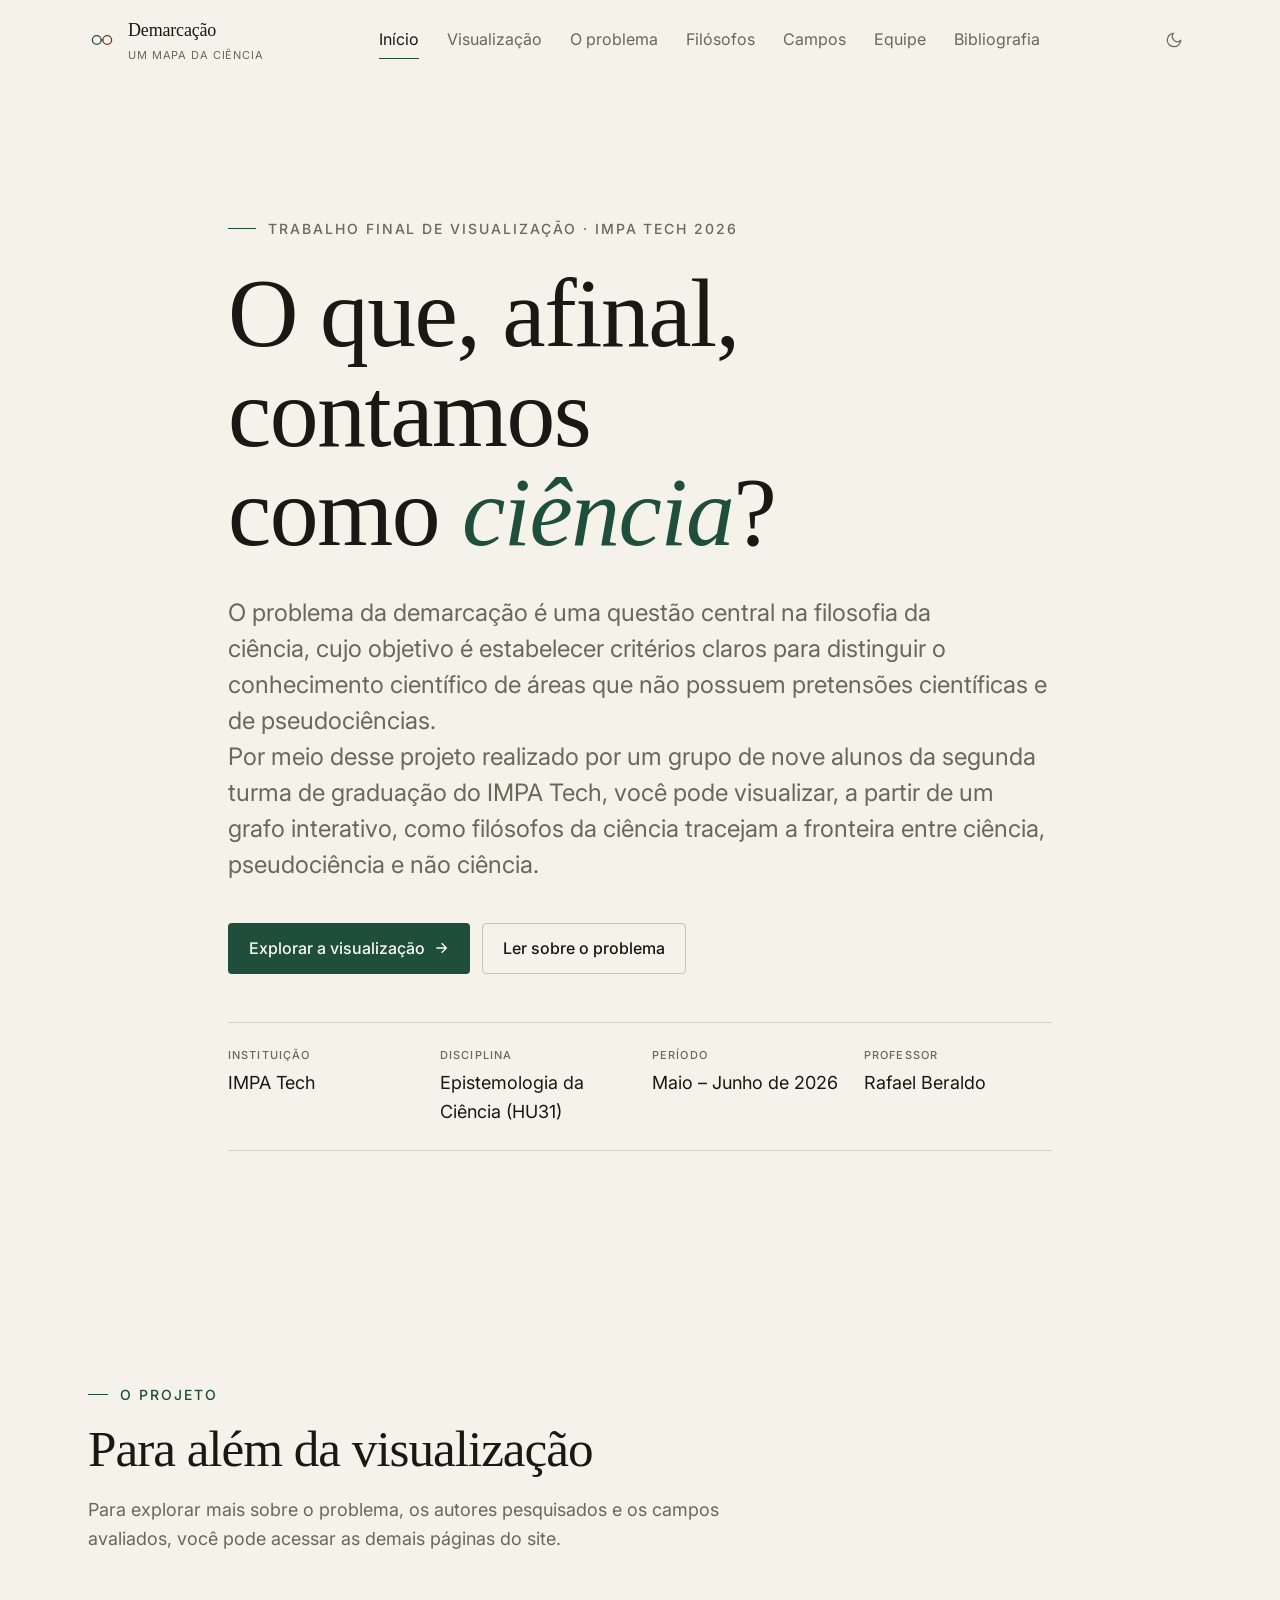
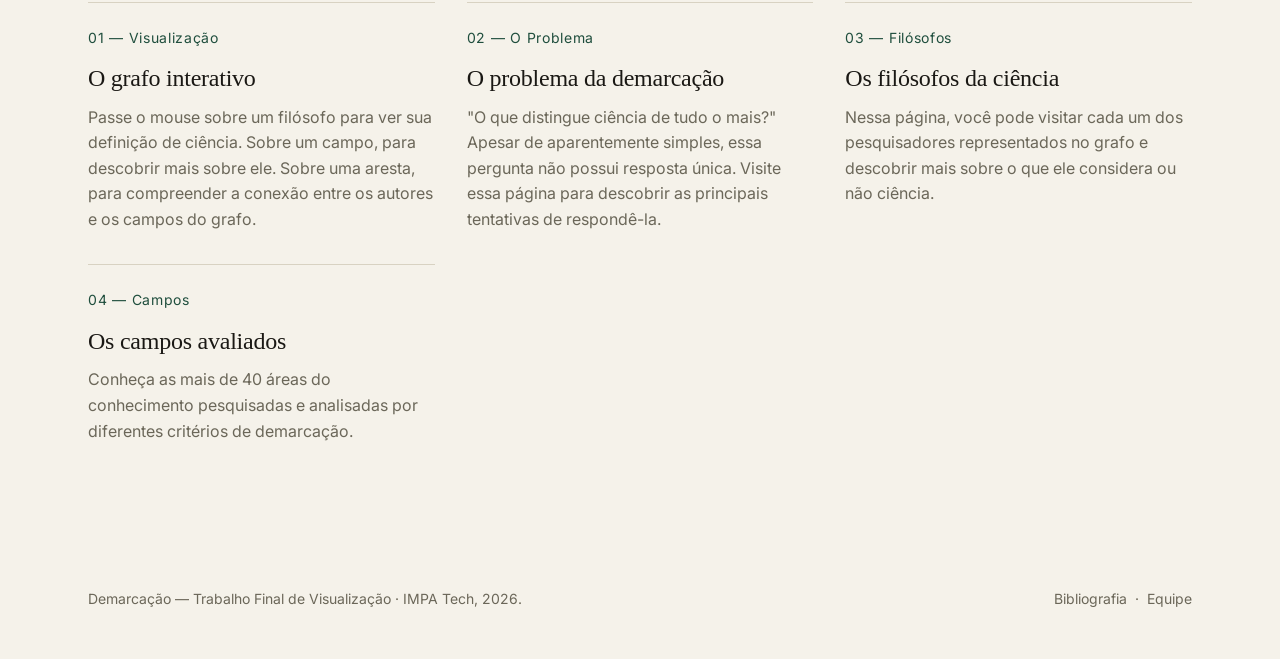
<file: index.html>
<!DOCTYPE html>
<html lang="pt-BR" data-theme="dark">
<head>
  <meta charset="UTF-8">
  <meta name="viewport" content="width=device-width, initial-scale=1">
  <meta name="theme-color" content="#1F4E3D">
  <title>Demarcação — Um mapa da ciência · IMPA Tech</title>
  <meta name="description" content="Visualização interativa em grafo do problema da demarcação na Epistemologia da Ciência. Trabalho Final, IMPA Tech 2026.">
  <meta property="og:title" content="Demarcação — Um mapa da ciência">
  <meta property="og:description" content="O que é ciência? Um grafo interativo conecta filósofos da ciência aos campos do conhecimento que eles consideram (ou não) científicos.">
  
  <link rel="preconnect" href="https://fonts.googleapis.com/">
  <link rel="preconnect" href="https://fonts.gstatic.com/" crossorigin="">
  <link href="https://fonts.googleapis.com/css2?family=Inter:wght@400;500;600;700&display=swap" rel="stylesheet">
  
  <link rel="stylesheet" href="css/base.css">
  <link rel="stylesheet" href="css/style.css">
  
  <link rel="icon" type="image/svg+xml" href="assets/favicon.svg">
</head>
<body>

<header class="site-header is-scrolled">
  <div class="container site-header__inner">
    <a href="index.html" class="brand" aria-label="Demarcação — voltar à home">
      <svg class="brand__mark" viewBox="0 0 32 32" fill="none" aria-hidden="true">
        <circle cx="10" cy="16" r="5" stroke="currentColor" stroke-width="1.5" fill="none"></circle>
        <circle cx="22" cy="16" r="5" stroke="#8B2C2C" stroke-width="1.5" fill="none"></circle>
        <line x1="15" y1="16" x2="17" y2="16" stroke="currentColor" stroke-width="1.5"></line>
      </svg>
      <span>
        <span class="brand__name">Demarcação</span>
        <span class="brand__sub">Um mapa da ciência</span>
      </span>
    </a>
    
    <nav class="nav" data-nav="" aria-label="Navegação principal">
      <a href="index.html" aria-current="page">Início</a>
      <a href="visualizacao.html">Visualização</a>
      <a href="problema.html">O problema</a>
      <a href="filosofos.html">Filósofos</a>
      <a href="campos.html">Campos</a>
      <!--<a href="metodologia.html">Método</a-->
      <a href="equipe.html">Equipe</a>
      <a href="bibliografia.html">Bibliografia</a>
    </nav>
    <button class="theme-toggle" data-theme-toggle="" aria-label="Mudar para modo claro"><svg width="18" height="18" viewBox="0 0 24 24" fill="none" stroke="currentColor" stroke-width="1.6"><circle cx="12" cy="12" r="5"></circle><path d="M12 1v2M12 21v2M4.22 4.22l1.42 1.42M18.36 18.36l1.42 1.42M1 12h2M21 12h2M4.22 19.78l1.42-1.42M18.36 5.64l1.42-1.42"></path></svg></button>
    <button class="nav-toggle" data-nav-toggle="" aria-label="Abrir menu" aria-expanded="false">
      <svg width="20" height="20" viewBox="0 0 24 24" fill="none" stroke="currentColor" stroke-width="1.6"><line x1="3" y1="7" x2="21" y2="7"></line><line x1="3" y1="17" x2="21" y2="17"></line></svg>
    </button>
  </div>
</header>

<main>

  <section class="hero">
    <div class="container container--default">
      <p class="hero__eyebrow">Trabalho Final de Visualização · IMPA Tech 2026</p>
      <h1 class="hero__title">O que, afinal, contamos como <em>ciência</em>?</h1>
      <p class="hero__lede">
        O problema da demarcação é uma questão central na filosofia da ciência, cujo objetivo é estabelecer critérios claros para distinguir o conhecimento científico de áreas que não possuem pretensões científicas e de pseudociências. 
        <br>
        Por meio desse projeto realizado por um grupo de nove alunos da segunda turma de graduação do IMPA Tech, você pode visualizar, a partir de um grafo interativo, como filósofos da ciência tracejam a fronteira entre ciência, pseudociência e não ciência.
      </p>
      <div class="hero__actions">
        <a class="btn btn--primary" href="visualizacao.html">
          Explorar a visualização
          <svg class="icon" viewBox="0 0 24 24" fill="none" stroke="currentColor" stroke-width="2"><path d="M5 12h14M13 5l7 7-7 7"></path></svg>
        </a>
        <a class="btn btn--ghost" href="problema.html">Ler sobre o problema</a>
      </div>

      <dl class="meta-bar">
        <div class="meta-bar__grid">
          <div class="meta-bar__item">
            <dt>Instituição</dt>
            <dd>IMPA Tech</dd>
          </div>
          <div class="meta-bar__item">
            <dt>Disciplina</dt>
            <dd>Epistemologia da Ciência (HU31)</dd>
          </div>
          <div class="meta-bar__item">
            <dt>Período</dt>
            <dd>Maio – Junho de 2026</dd>
          </div>
          <div class="meta-bar__item">
            <dt>Professor</dt>
            <dd>Rafael Beraldo</dd>
          </div>
        </div>
      </dl>
    </div>
  </section>
<!--
  <section>
    <div class="container">
      <div class="viz-preview">
        <div class="viz-preview__text">
          <h3>Um grafo de definições, um mapa de fronteiras.</h3>
          <p>
            Cada filósofo (círculo) propõe um critério para o que é ciência. Cada campo do conhecimento (quadrado) é avaliado por esse
            critério: verde se considerado ciência, vermelho se pseudociência. Linhas tracejadas conectam autores cujas definições dialogam entre si.
          </p>
          <a class="btn btn--primary" href="visualizacao.html">
            Abrir grafo interativo
            <svg class="icon" viewBox="0 0 24 24" fill="none" stroke="currentColor" stroke-width="2"><path d="M5 12h14M13 5l7 7-7 7"></path></svg>
          </a>
        </div>
        <div class="viz-preview__visual graph-preview" data-graph-preview="" aria-hidden="true"><svg viewBox="0 0 600 450" role="img" aria-label="Pré-visualização do grafo de demarcação"><line x1="140" y1="110" x2="240" y2="260" stroke="var(--color-primary)" stroke-width="1.5" stroke-dasharray="" class="edge"></line><line x1="140" y1="110" x2="380" y2="260" stroke="var(--color-accent)" stroke-width="1.5" stroke-dasharray="" class="edge"></line><line x1="140" y1="110" x2="310" y2="380" stroke="var(--color-accent)" stroke-width="1.5" stroke-dasharray="" class="edge"></line><line x1="460" y1="110" x2="240" y2="260" stroke="var(--color-primary)" stroke-width="1.5" stroke-dasharray="" class="edge"></line><line x1="300" y1="60" x2="240" y2="260" stroke="var(--color-primary)" stroke-width="1.5" stroke-dasharray="" class="edge"></line><line x1="300" y1="60" x2="310" y2="380" stroke="var(--color-accent)" stroke-width="1.5" stroke-dasharray="" class="edge"></line><line x1="100" y1="340" x2="240" y2="260" stroke="var(--color-primary)" stroke-width="1.5" stroke-dasharray="" class="edge"></line><line x1="500" y1="340" x2="380" y2="260" stroke="var(--color-primary)" stroke-width="1.5" stroke-dasharray="" class="edge"></line><line x1="140" y1="110" x2="300" y2="60" stroke="var(--color-text-muted)" stroke-width="1" stroke-dasharray="4 4" class="edge"></line><line x1="140" y1="110" x2="460" y2="110" stroke="var(--color-text-muted)" stroke-width="1" stroke-dasharray="4 4" class="edge"></line><line x1="100" y1="340" x2="140" y2="110" stroke="var(--color-text-muted)" stroke-width="1" stroke-dasharray="4 4" class="edge"></line><g class="node" transform="translate(140, 110)"><circle r="10" fill="var(--color-surface)" stroke="var(--color-text)" stroke-width="1.5"></circle><text y="-16" text-anchor="middle" font-family="var(--font-body)" font-size="12" fill="var(--color-text)" font-style="italic">Popper</text></g><g class="node" transform="translate(460, 110)"><circle r="10" fill="var(--color-surface)" stroke="var(--color-text)" stroke-width="1.5"></circle><text y="-16" text-anchor="middle" font-family="var(--font-body)" font-size="12" fill="var(--color-text)" font-style="italic">Kuhn</text></g><g class="node" transform="translate(300, 60)"><circle r="10" fill="var(--color-surface)" stroke="var(--color-text)" stroke-width="1.5"></circle><text y="-16" text-anchor="middle" font-family="var(--font-body)" font-size="12" fill="var(--color-text)" font-style="italic">Lakatos</text></g><g class="node" transform="translate(100, 340)"><circle r="10" fill="var(--color-surface)" stroke="var(--color-text)" stroke-width="1.5"></circle><text y="-16" text-anchor="middle" font-family="var(--font-body)" font-size="12" fill="var(--color-text)" font-style="italic">Carnap</text></g><g class="node" transform="translate(500, 340)"><circle r="10" fill="var(--color-surface)" stroke="var(--color-text)" stroke-width="1.5"></circle><text y="-16" text-anchor="middle" font-family="var(--font-body)" font-size="12" fill="var(--color-text)" font-style="italic">Feyerabend</text></g><g class="node" transform="translate(240, 260)"><rect x="-8" y="-8" width="16" height="16" fill="var(--color-surface)" stroke="var(--color-text-muted)" stroke-width="1"></rect><text y="28" text-anchor="middle" font-family="var(--font-body)" font-size="12" fill="var(--color-text)" font-style="normal">Física</text></g><g class="node" transform="translate(380, 260)"><rect x="-8" y="-8" width="16" height="16" fill="var(--color-surface)" stroke="var(--color-text-muted)" stroke-width="1"></rect><text y="28" text-anchor="middle" font-family="var(--font-body)" font-size="12" fill="var(--color-text)" font-style="normal">Astrologia</text></g><g class="node" transform="translate(310, 380)"><rect x="-8" y="-8" width="16" height="16" fill="var(--color-surface)" stroke="var(--color-text-muted)" stroke-width="1"></rect><text y="28" text-anchor="middle" font-family="var(--font-body)" font-size="12" fill="var(--color-text)" font-style="normal">Psicanálise</text></g></svg></div>
      </div>

      <div class="viz-legend" aria-label="Legenda do grafo">
        <span class="viz-legend__item"><span class="viz-legend__swatch swatch--science"></span> Considera ciência</span>
        <span class="viz-legend__item"><span class="viz-legend__swatch swatch--pseudo"></span> Considera pseudociência</span>
        <span class="viz-legend__item"><span class="viz-legend__swatch swatch--edge-author"></span> Autores que dialogam</span>
      </div>
    </div>
  </section>
-->

  <section>
    <div class="container">
      <div class="section-head">
        <p class="section-head__kicker">O projeto</p>
        <h2 class="section-head__title">Para além da visualização</h2>
        <p class="section-head__lede">
          Para explorar mais sobre o problema, 
          os autores pesquisados e os campos avaliados, você pode acessar as demais páginas do site.
        </p>
      </div>

      <div class="feature-grid">
        <article class="feature">
          <p class="feature__num">01 — Visualização</p>
          <h3 class="feature__title">O grafo interativo</h3>
          <p class="feature__body">
            Passe o mouse sobre um filósofo para ver sua definição de ciência. 
            Sobre um campo, para descobrir mais sobre ele. 
            Sobre uma aresta, para compreender a conexão entre os autores e os campos do grafo.
          </p>
        </article>
        <article class="feature">
          <p class="feature__num">02 — O Problema</p>
          <h3 class="feature__title">O problema da demarcação</h3>
          <p class="feature__body">
            "O que distingue ciência de tudo o mais?" Apesar de aparentemente simples, essa pergunta não possui resposta única.
            Visite essa página para descobrir as principais tentativas de respondê-la.
          </p>
        </article>
        <article class="feature">
          <p class="feature__num">03 — Filósofos</p>
          <h3 class="feature__title">Os filósofos da ciência</h3>
          <p class="feature__body">
            Nessa página, você pode visitar cada um dos pesquisadores representados no grafo e descobrir mais sobre o que ele considera ou não ciência.
          </p>
        </article>
        <article class="feature">
          <p class="feature__num">04 — Campos</p>
          <h3 class="feature__title">Os campos avaliados</h3>
          <p class="feature__body">
            Conheça as mais de 40 áreas do conhecimento pesquisadas e analisadas por diferentes critérios de demarcação. 
          </p>
        </article>
      </div>
    </div>
  </section>

  <!--
  <section class="cta-band">
    <div class="container cta-band__inner">
      <h2 class="cta-band__title">Pronto para mapear a ciência?</h2>
      <a class="btn btn--primary" href="visualizacao.html">
        Entrar na visualização
        <svg class="icon" viewBox="0 0 24 24" fill="none" stroke="currentColor" stroke-width="2"><path d="M5 12h14M13 5l7 7-7 7"></path></svg>
      </a>
    </div>
  </section>   ## nao sei se precisa disso
-->
</main>

<footer class="site-footer">
  <div class="container site-footer__inner">
    <div>Demarcação — Trabalho Final de Visualização · IMPA Tech, 2026.</div>
    <div>
      <a href="bibliografia.html">Bibliografia</a> &nbsp;·&nbsp;
      <a href="equipe.html">Equipe</a>
    </div>
  </div>
</footer>

<script src="js/app.js" defer=""></script>

</body>
</html>
</file>
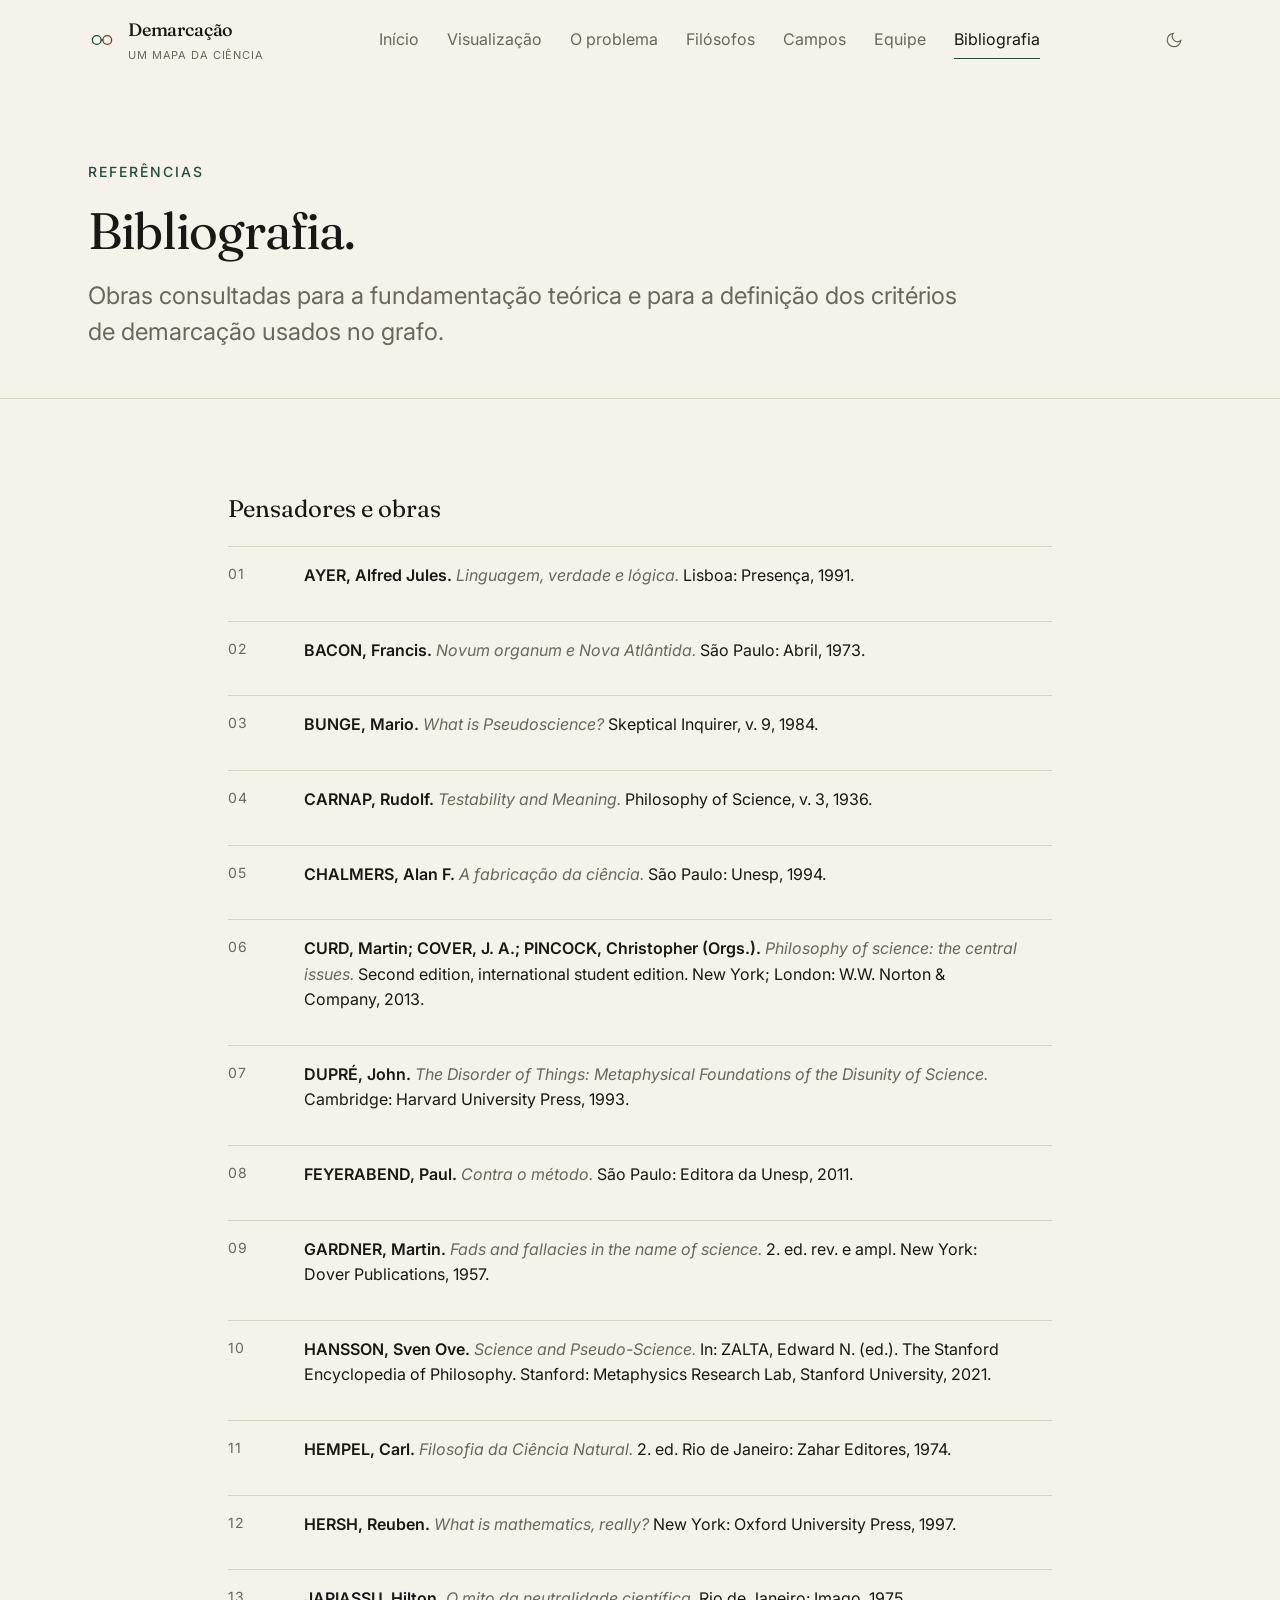
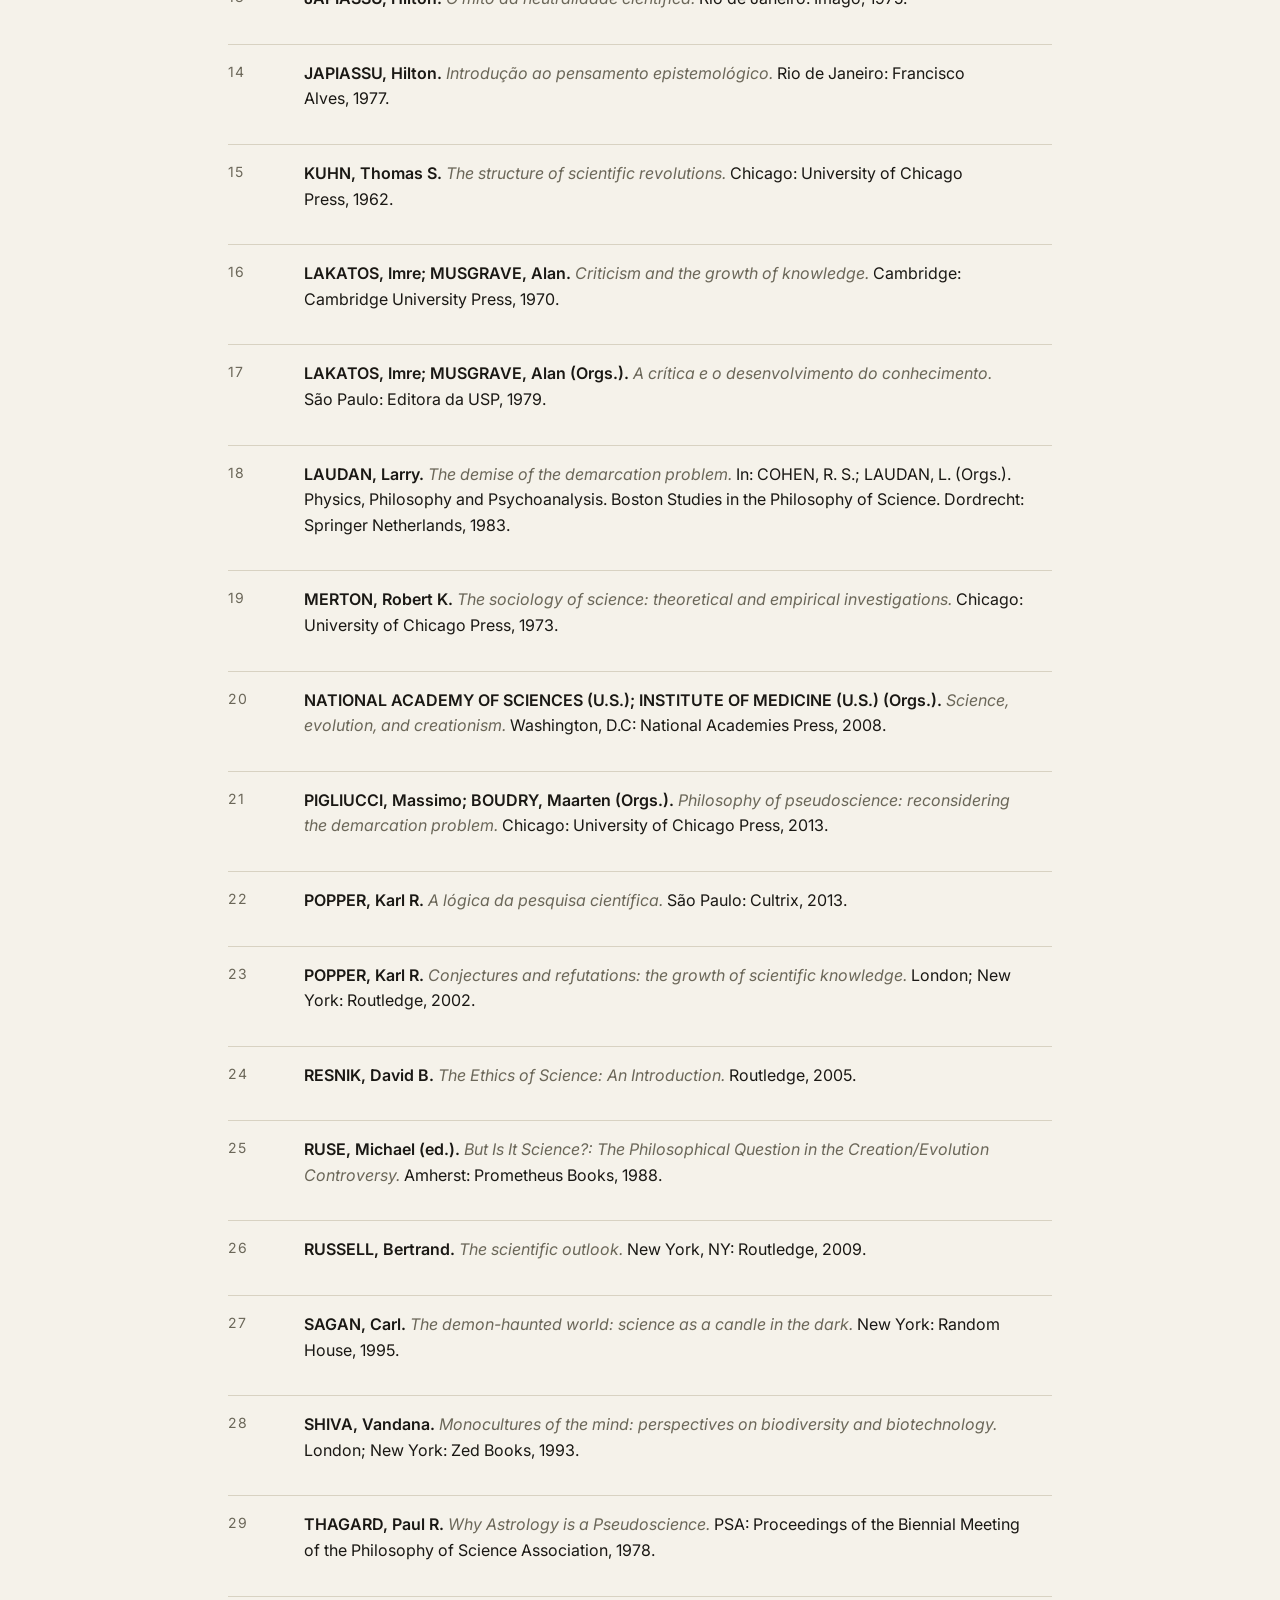
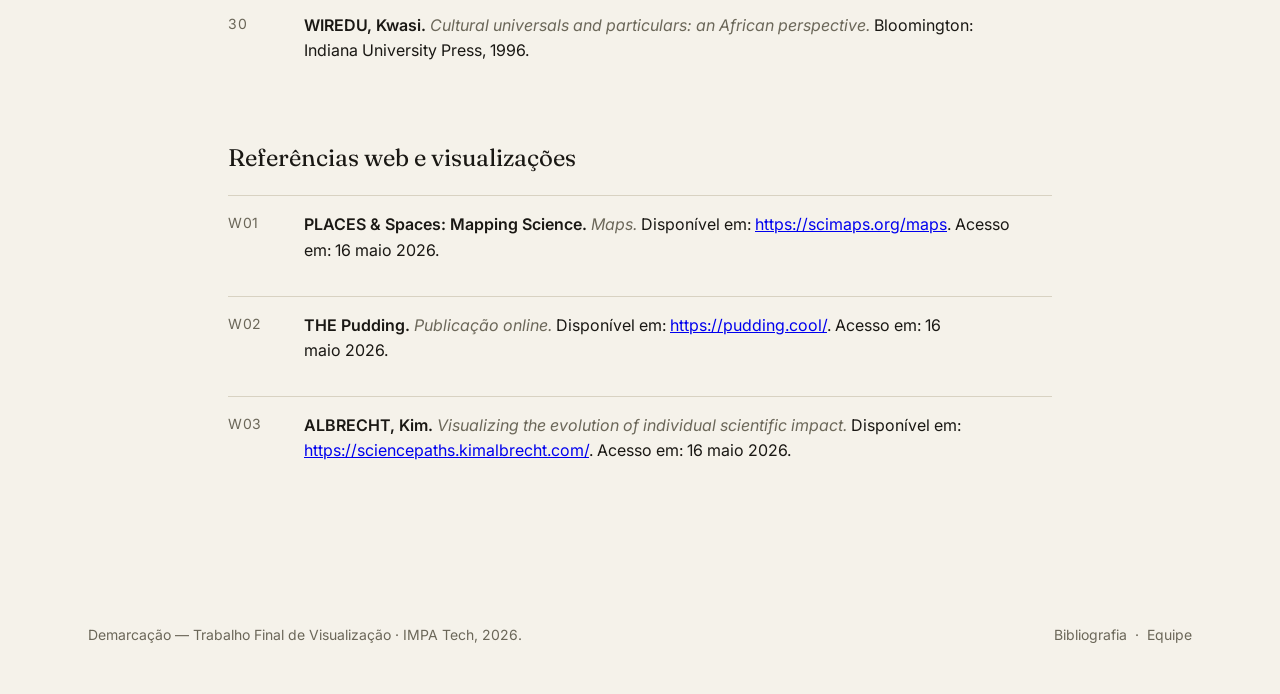
<file: bibliografia.html>
<!DOCTYPE html>
<html lang="pt-BR">
<head>
  <meta charset="UTF-8" />
  <meta name="viewport" content="width=device-width, initial-scale=1" />
  <meta name="theme-color" content="#1F4E3D" />
  <title>Bibliografia — Demarcação · IMPA Tech</title>
  <meta name="description" content="Referências bibliográficas do projeto." />
  
  <link rel="preconnect" href="https://fonts.googleapis.com" />
  <link rel="preconnect" href="https://fonts.gstatic.com" crossorigin />
  <link href="https://fonts.googleapis.com/css2?family=Fraunces:ital,opsz,wght@0,9..144,300..600;1,9..144,300..500&family=Inter:wght@400;500;600&family=JetBrains+Mono:wght@400;500&display=swap" rel="stylesheet" />
  
  <link rel="stylesheet" href="css/base.css" />
  <link rel="stylesheet" href="css/style.css" />
  <link rel="icon" type="image/svg+xml" href="assets/favicon.svg" />
</head>
<body>
<header class="site-header">
  <div class="container site-header__inner">
    <a href="index.html" class="brand" aria-label="Demarcação — voltar à home">
      <svg class="brand__mark" viewBox="0 0 32 32" fill="none" aria-hidden="true">
        <circle cx="10" cy="16" r="5" stroke="currentColor" stroke-width="1.5" fill="none"/>
        <circle cx="22" cy="16" r="5" stroke="#8B2C2C" stroke-width="1.5" fill="none"/>
        <line x1="15" y1="16" x2="17" y2="16" stroke="currentColor" stroke-width="1.5"/>
      </svg>
      <span>
        <span class="brand__name">Demarcação</span>
        <span class="brand__sub">Um mapa da ciência</span>
      </span>
    </a>
    <nav class="nav" data-nav aria-label="Navegação principal">
      <a href="index.html">Início</a>
      <a href="visualizacao.html">Visualização</a>
      <a href="problema.html">O problema</a>
      <a href="filosofos.html">Filósofos</a>
      <a href="campos.html">Campos</a>
      <!--<a href="metodologia.html">Método</a-->
      <a href="equipe.html">Equipe</a>
      <a href="bibliografia.html" aria-current="page">Bibliografia</a>
    </nav>
    <button class="theme-toggle" data-theme-toggle aria-label="Alternar tema"></button>
    <button class="nav-toggle" data-nav-toggle aria-label="Abrir menu" aria-expanded="false">
      <svg width="20" height="20" viewBox="0 0 24 24" fill="none" stroke="currentColor" stroke-width="1.6"><line x1="3" y1="7" x2="21" y2="7"/><line x1="3" y1="17" x2="21" y2="17"/></svg>
    </button>
  </div>
</header>

<main>
  <section class="page-header">
    <div class="container">
      <p class="page-header__kicker">Referências</p>
      <h1 class="page-header__title">Bibliografia.</h1>
      <p class="page-header__lede">
        Obras consultadas para a fundamentação teórica e para a definição dos critérios de demarcação usados no grafo.
      </p>
    </div>
  </section>

  <section>
    <div class="container container--default">
      <h2 style="font-family: var(--font-display); font-weight: 400; font-size: var(--text-lg); margin-bottom: var(--space-6);">
        Pensadores e obras
      </h2>
      <div class="biblio">
        <div class="biblio__item">
          <span class="biblio__num">01</span>
          <p class="biblio__ref"><strong>AYER, Alfred Jules.</strong> <em>Linguagem, verdade e lógica.</em> Lisboa: Presença, 1991.</p>
        </div>
        <div class="biblio__item">
          <span class="biblio__num">02</span>
          <p class="biblio__ref"><strong>BACON, Francis.</strong> <em>Novum organum e Nova Atlântida.</em> São Paulo: Abril, 1973.</p>
        </div>
        <div class="biblio__item">
          <span class="biblio__num">03</span>
          <p class="biblio__ref"><strong>BUNGE, Mario.</strong> <em>What is Pseudoscience?</em> Skeptical Inquirer, v. 9, 1984.</p>
        </div>
        <div class="biblio__item">
          <span class="biblio__num">04</span>
          <p class="biblio__ref"><strong>CARNAP, Rudolf.</strong> <em>Testability and Meaning.</em> Philosophy of Science, v. 3, 1936.</p>
        </div>
        <div class="biblio__item">
          <span class="biblio__num">05</span>
          <p class="biblio__ref"><strong>CHALMERS, Alan F.</strong> <em>A fabricação da ciência.</em> São Paulo: Unesp, 1994.</p>
        </div>
        <div class="biblio__item">
          <span class="biblio__num">06</span>
          <p class="biblio__ref"><strong>CURD, Martin; COVER, J. A.; PINCOCK, Christopher (Orgs.).</strong> <em>Philosophy of science: the central issues.</em> Second edition, international student edition. New York; London: W.W. Norton & Company, 2013.</p>
        </div>
        <div class="biblio__item">
          <span class="biblio__num">07</span>
          <p class="biblio__ref"><strong>DUPRÉ, John.</strong> <em>The Disorder of Things: Metaphysical Foundations of the Disunity of Science.</em> Cambridge: Harvard University Press, 1993.</p>
        </div>
        <div class="biblio__item">
          <span class="biblio__num">08</span>
          <p class="biblio__ref"><strong>FEYERABEND, Paul.</strong> <em>Contra o método.</em> São Paulo: Editora da Unesp, 2011.</p>
        </div>
        <div class="biblio__item">
          <span class="biblio__num">09</span>
          <p class="biblio__ref"><strong>GARDNER, Martin.</strong> <em>Fads and fallacies in the name of science.</em> 2. ed. rev. e ampl. New York: Dover Publications, 1957.</p>
        </div>
        <div class="biblio__item">
          <span class="biblio__num">10</span>
          <p class="biblio__ref"><strong>HANSSON, Sven Ove.</strong> <em>Science and Pseudo-Science.</em> In: ZALTA, Edward N. (ed.). The Stanford Encyclopedia of Philosophy. Stanford: Metaphysics Research Lab, Stanford University, 2021.</p>
        </div>
        <div class="biblio__item">
          <span class="biblio__num">11</span>
          <p class="biblio__ref"><strong>HEMPEL, Carl.</strong> <em>Filosofia da Ciência Natural.</em> 2. ed. Rio de Janeiro: Zahar Editores, 1974.</p>
        </div>
        <div class="biblio__item">
          <span class="biblio__num">12</span>
          <p class="biblio__ref"><strong>HERSH, Reuben.</strong> <em>What is mathematics, really?</em> New York: Oxford University Press, 1997.</p>
        </div>
        <div class="biblio__item">
          <span class="biblio__num">13</span>
          <p class="biblio__ref"><strong>JAPIASSU, Hilton.</strong> <em>O mito da neutralidade científica.</em> Rio de Janeiro: Imago, 1975.</p>
        </div>
        <div class="biblio__item">
          <span class="biblio__num">14</span>
          <p class="biblio__ref"><strong>JAPIASSU, Hilton.</strong> <em>Introdução ao pensamento epistemológico.</em> Rio de Janeiro: Francisco Alves, 1977.</p>
        </div>
        <div class="biblio__item">
          <span class="biblio__num">15</span>
          <p class="biblio__ref"><strong>KUHN, Thomas S.</strong> <em>The structure of scientific revolutions.</em> Chicago: University of Chicago Press, 1962.</p>
        </div>
        <div class="biblio__item">
          <span class="biblio__num">16</span>
          <p class="biblio__ref"><strong>LAKATOS, Imre; MUSGRAVE, Alan.</strong> <em>Criticism and the growth of knowledge.</em> Cambridge: Cambridge University Press, 1970.</p>
        </div>
        <div class="biblio__item">
          <span class="biblio__num">17</span>
          <p class="biblio__ref"><strong>LAKATOS, Imre; MUSGRAVE, Alan (Orgs.).</strong> <em>A crítica e o desenvolvimento do conhecimento.</em> São Paulo: Editora da USP, 1979.</p>
        </div>
        <div class="biblio__item">
          <span class="biblio__num">18</span>
          <p class="biblio__ref"><strong>LAUDAN, Larry.</strong> <em>The demise of the demarcation problem.</em> In: COHEN, R. S.; LAUDAN, L. (Orgs.). Physics, Philosophy and Psychoanalysis. Boston Studies in the Philosophy of Science. Dordrecht: Springer Netherlands, 1983.</p>
        </div>
        <div class="biblio__item">
          <span class="biblio__num">19</span>
          <p class="biblio__ref"><strong>MERTON, Robert K.</strong> <em>The sociology of science: theoretical and empirical investigations.</em> Chicago: University of Chicago Press, 1973.</p>
        </div>
        <div class="biblio__item">
          <span class="biblio__num">20</span>
          <p class="biblio__ref"><strong>NATIONAL ACADEMY OF SCIENCES (U.S.); INSTITUTE OF MEDICINE (U.S.) (Orgs.).</strong> <em>Science, evolution, and creationism.</em> Washington, D.C: National Academies Press, 2008.</p>
        </div>
        <div class="biblio__item">
          <span class="biblio__num">21</span>
          <p class="biblio__ref"><strong>PIGLIUCCI, Massimo; BOUDRY, Maarten (Orgs.).</strong> <em>Philosophy of pseudoscience: reconsidering the demarcation problem.</em> Chicago: University of Chicago Press, 2013.</p>
        </div>
        <div class="biblio__item">
          <span class="biblio__num">22</span>
          <p class="biblio__ref"><strong>POPPER, Karl R.</strong> <em>A lógica da pesquisa científica.</em> São Paulo: Cultrix, 2013.</p>
        </div>
        <div class="biblio__item">
          <span class="biblio__num">23</span>
          <p class="biblio__ref"><strong>POPPER, Karl R.</strong> <em>Conjectures and refutations: the growth of scientific knowledge.</em> London; New York: Routledge, 2002.</p>
        </div>
        <div class="biblio__item">
          <span class="biblio__num">24</span>
          <p class="biblio__ref"><strong>RESNIK, David B.</strong> <em>The Ethics of Science: An Introduction.</em> Routledge, 2005.</p>
        </div>
        <div class="biblio__item">
          <span class="biblio__num">25</span>
          <p class="biblio__ref"><strong>RUSE, Michael (ed.).</strong> <em>But Is It Science?: The Philosophical Question in the Creation/Evolution Controversy.</em> Amherst: Prometheus Books, 1988.</p>
        </div>
        <div class="biblio__item">
          <span class="biblio__num">26</span>
          <p class="biblio__ref"><strong>RUSSELL, Bertrand.</strong> <em>The scientific outlook.</em> New York, NY: Routledge, 2009.</p>
        </div>
        <div class="biblio__item">
          <span class="biblio__num">27</span>
          <p class="biblio__ref"><strong>SAGAN, Carl.</strong> <em>The demon-haunted world: science as a candle in the dark.</em> New York: Random House, 1995.</p>
        </div>
        <div class="biblio__item">
          <span class="biblio__num">28</span>
          <p class="biblio__ref"><strong>SHIVA, Vandana.</strong> <em>Monocultures of the mind: perspectives on biodiversity and biotechnology.</em> London; New York: Zed Books, 1993.</p>
        </div>
        <div class="biblio__item">
          <span class="biblio__num">29</span>
          <p class="biblio__ref"><strong>THAGARD, Paul R.</strong> <em>Why Astrology is a Pseudoscience.</em> PSA: Proceedings of the Biennial Meeting of the Philosophy of Science Association, 1978.</p>
        </div>
        <div class="biblio__item">
          <span class="biblio__num">30</span>
          <p class="biblio__ref"><strong>WIREDU, Kwasi.</strong> <em>Cultural universals and particulars: an African perspective.</em> Bloomington: Indiana University Press, 1996.</p>
        </div>
      </div>

      <h2 style="font-family: var(--font-display); font-weight: 400; font-size: var(--text-lg); margin-top: var(--space-16); margin-bottom: var(--space-6);">
        Referências web e visualizações
      </h2>
      <div class="biblio">
        <div class="biblio__item">
          <span class="biblio__num">W01</span>
          <p class="biblio__ref"><strong>PLACES & Spaces: Mapping Science.</strong> <em>Maps.</em> Disponível em: <a href="https://scimaps.org/maps" target="_blank" rel="noopener noreferrer">https://scimaps.org/maps</a>. Acesso em: 16 maio 2026.</p>
        </div>
        <div class="biblio__item">
          <span class="biblio__num">W02</span>
          <p class="biblio__ref"><strong>THE Pudding.</strong> <em>Publicação online.</em> Disponível em: <a href="https://pudding.cool/" target="_blank" rel="noopener noreferrer">https://pudding.cool/</a>. Acesso em: 16 maio 2026.</p>
        </div>
        <div class="biblio__item">
          <span class="biblio__num">W03</span>
          <p class="biblio__ref"><strong>ALBRECHT, Kim.</strong> <em>Visualizing the evolution of individual scientific impact.</em> Disponível em: <a href="https://sciencepaths.kimalbrecht.com/" target="_blank" rel="noopener noreferrer">https://sciencepaths.kimalbrecht.com/</a>. Acesso em: 16 maio 2026.</p>
        </div>
      </div>
    </div>
  </section>
</main>

<footer class="site-footer">
  <div class="container site-footer__inner">
    <div>Demarcação — Trabalho Final de Visualização · IMPA Tech, 2026.</div>
    <div>
      <a href="bibliografia.html">Bibliografia</a> &nbsp;·&nbsp;
      <a href="equipe.html">Equipe</a>
    </div>
  </div>
</footer>

<script src="js/app.js" defer></script>
</body>
</html>
</file>
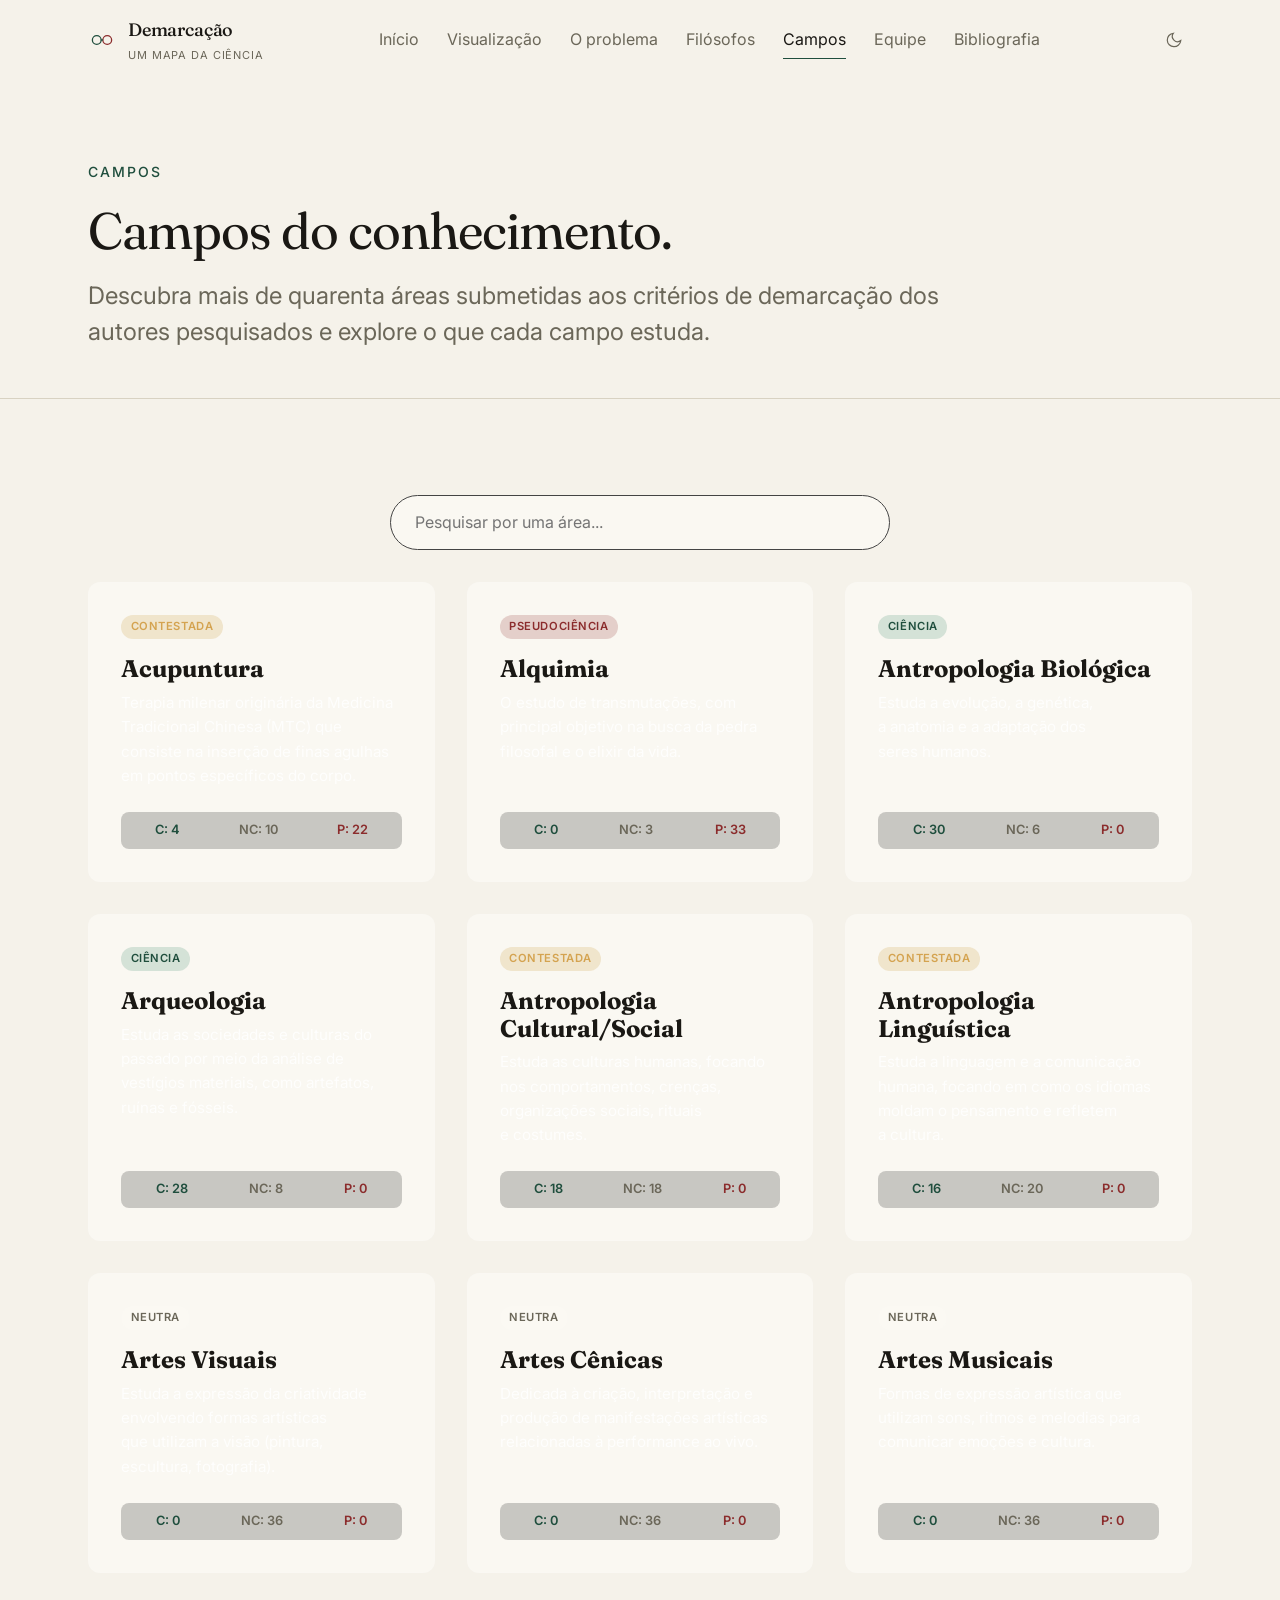
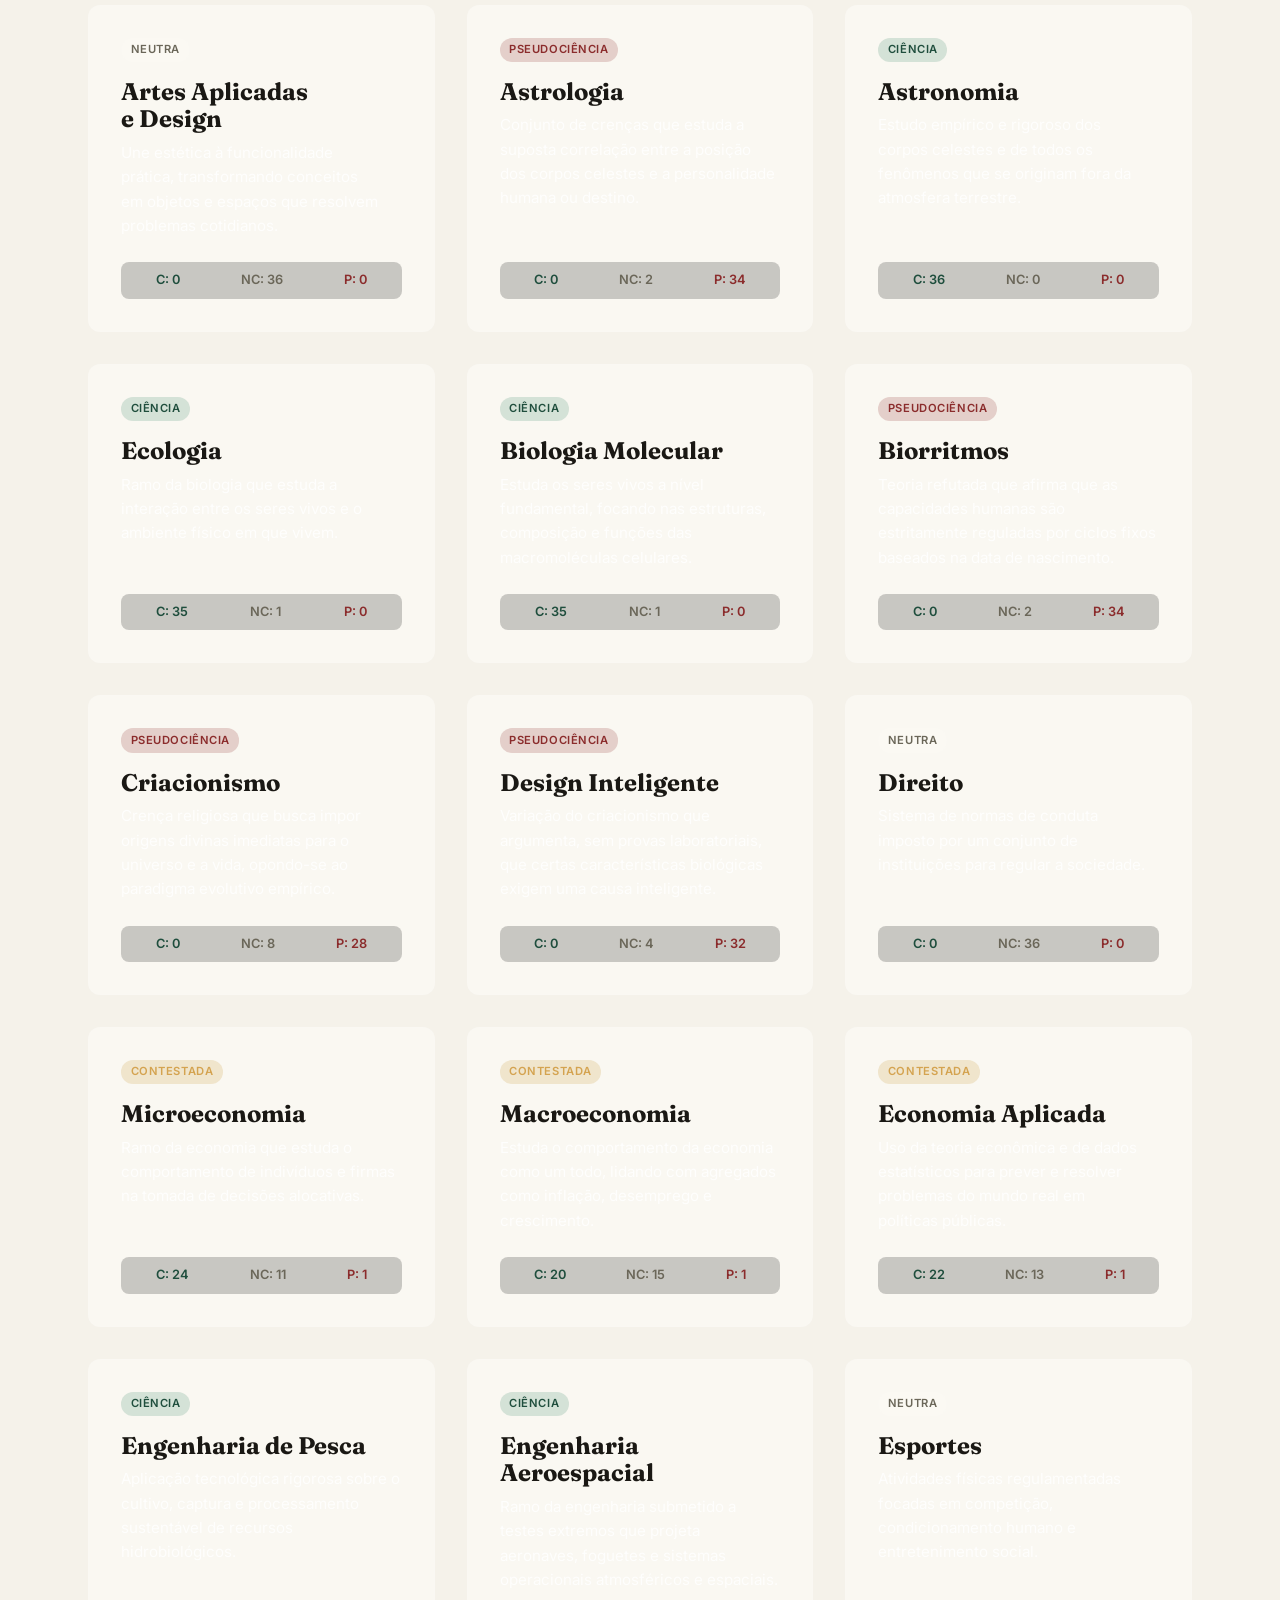
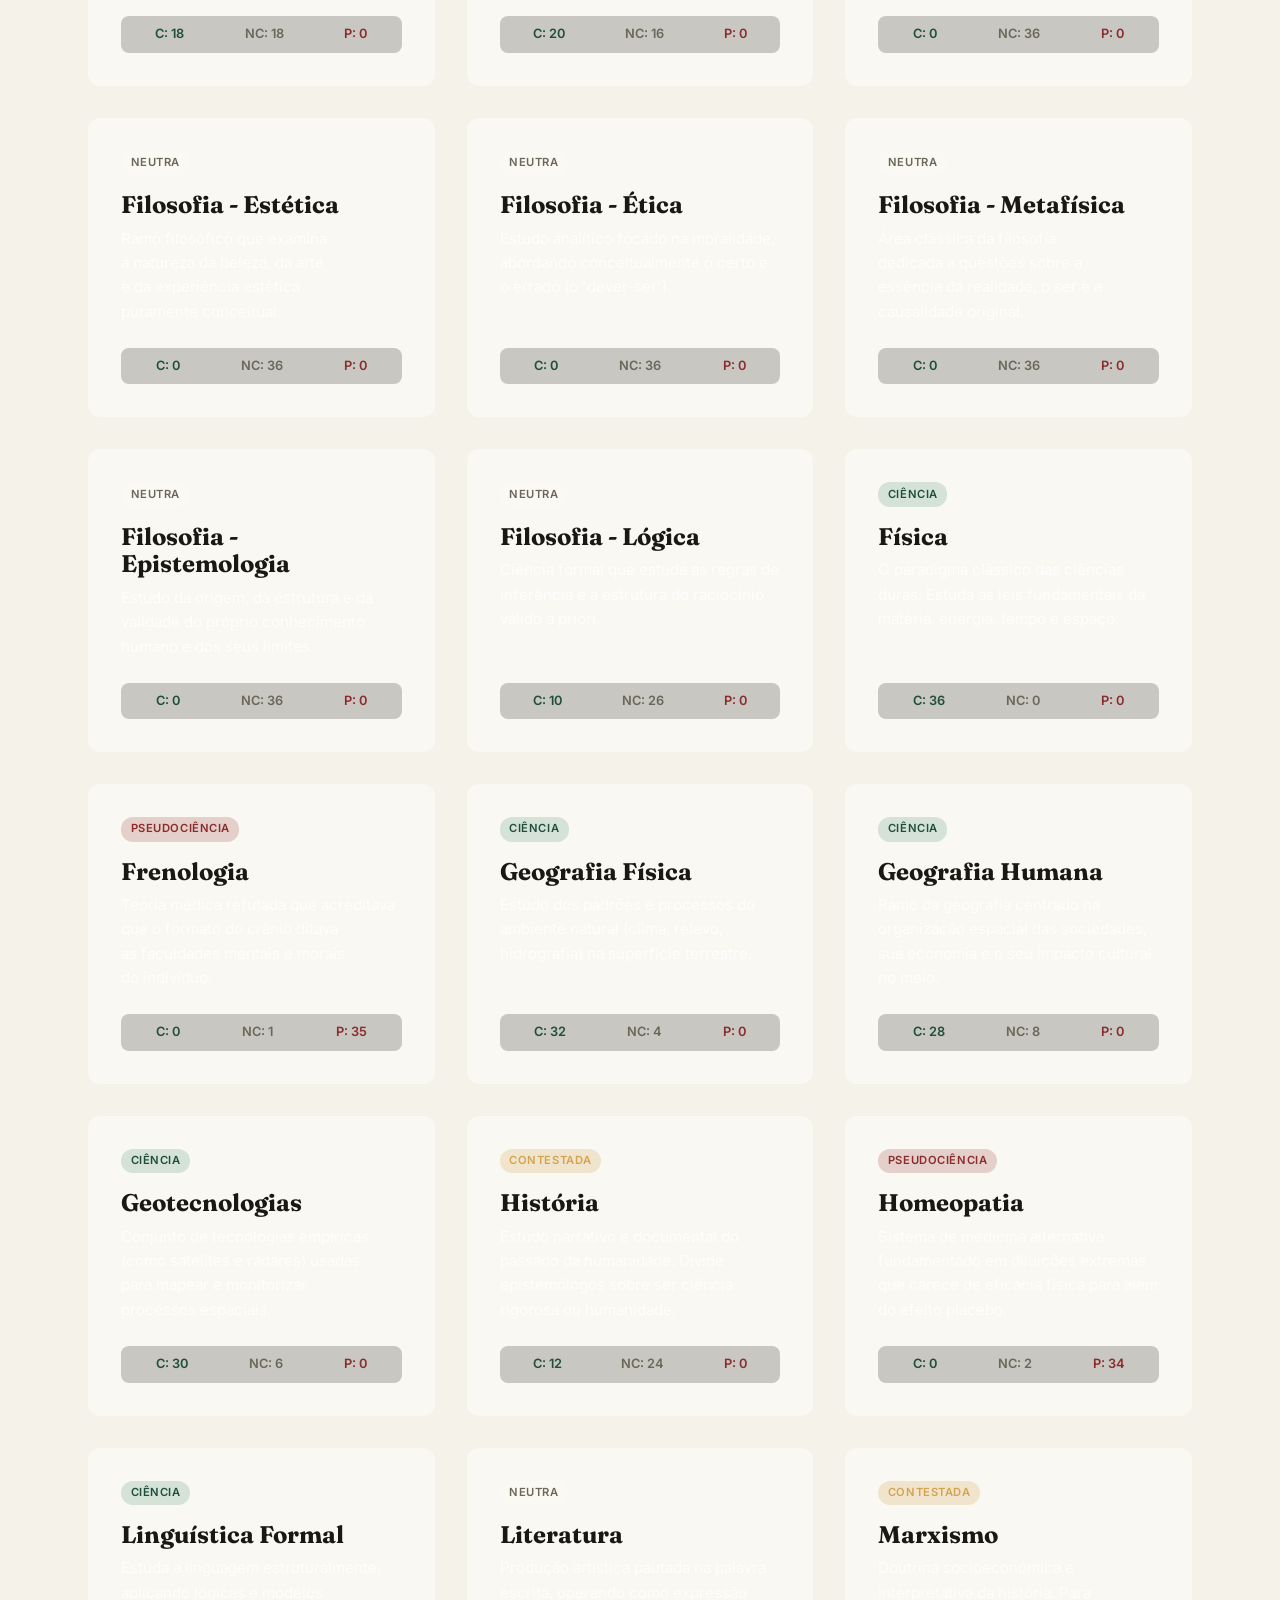
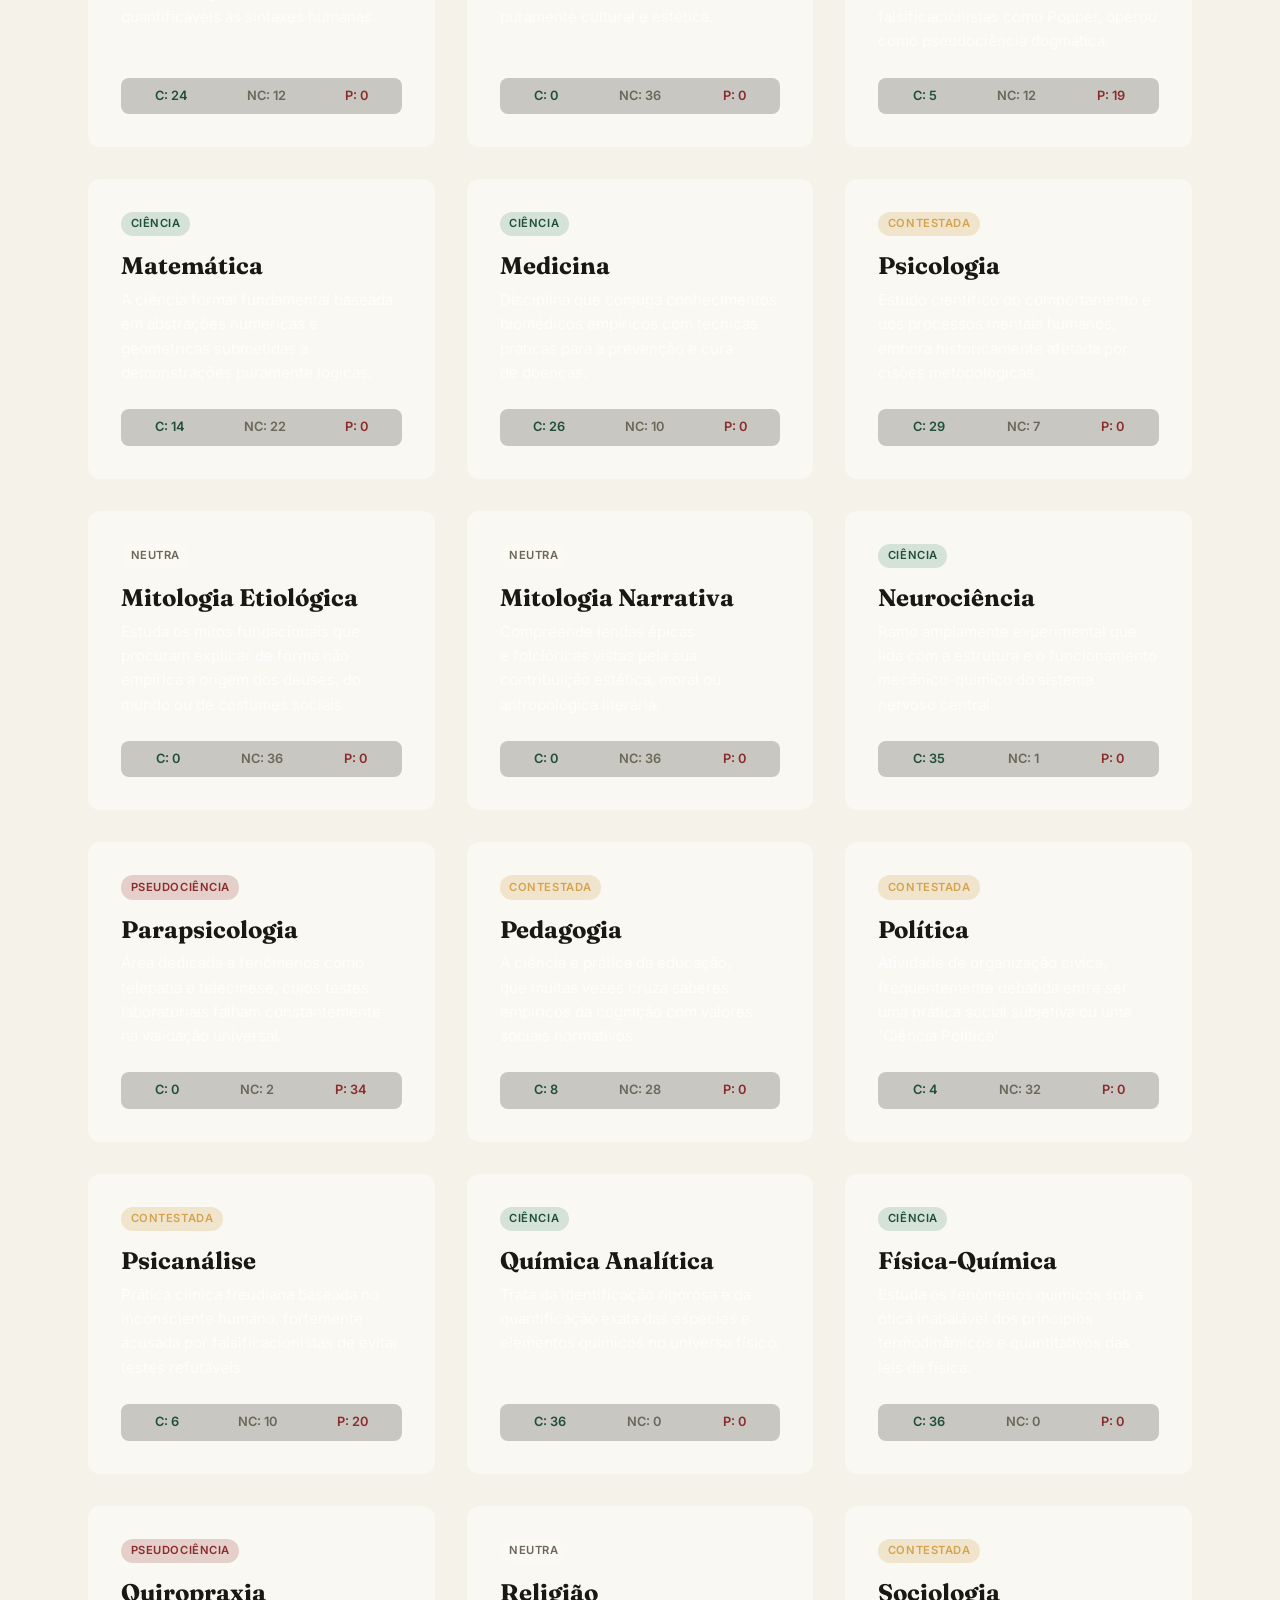
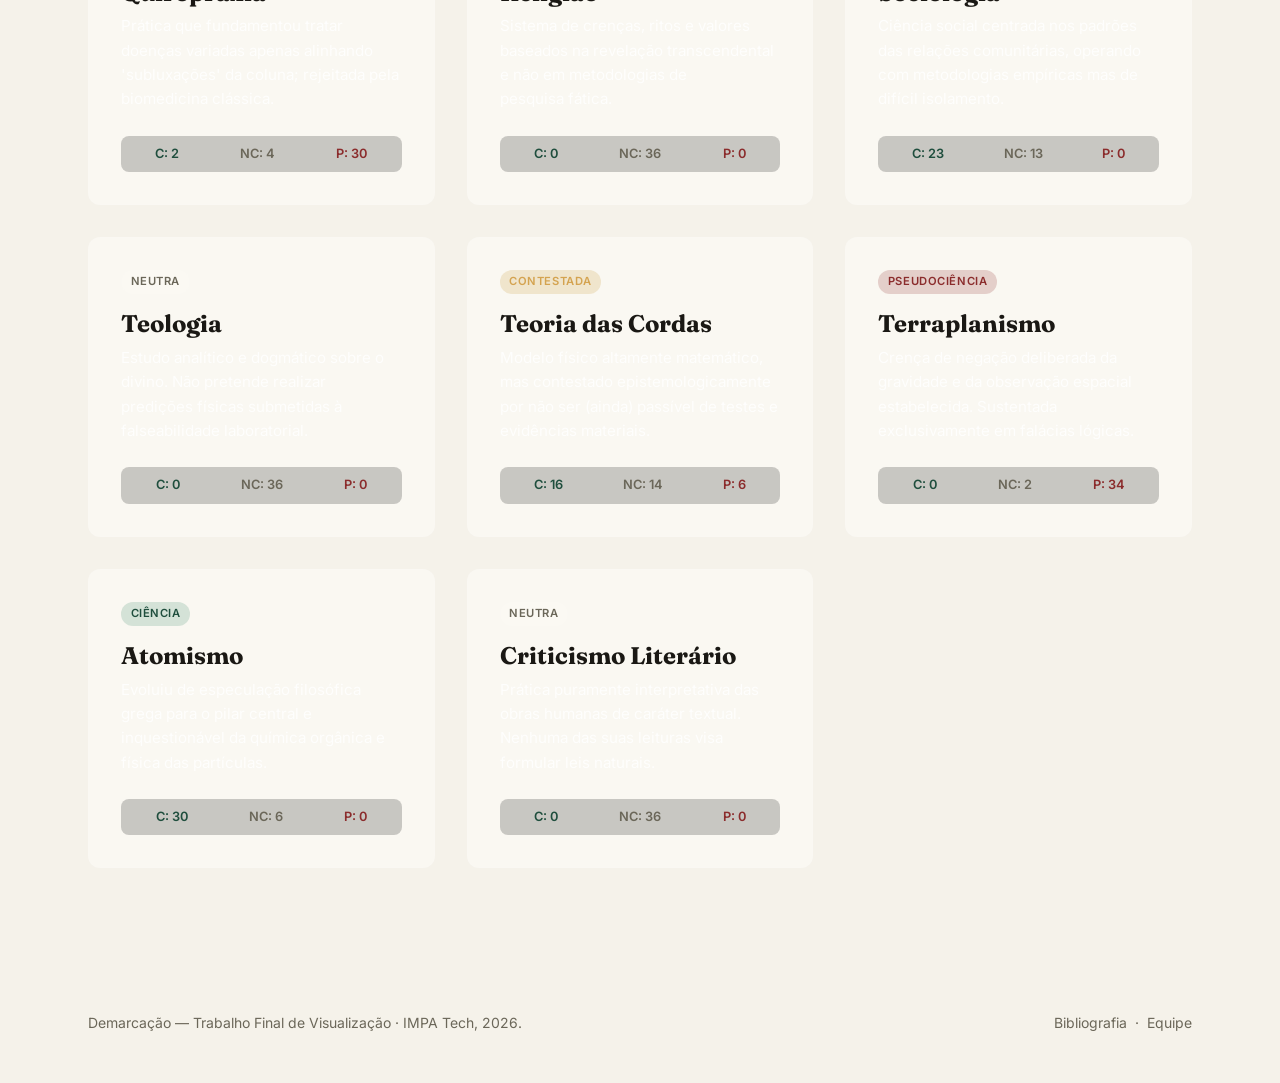
<file: campos.html>
<!DOCTYPE html>
<html lang="pt-BR">
<head>
  <meta charset="UTF-8" />
  <meta name="viewport" content="width=device-width, initial-scale=1" />
  <meta name="theme-color" content="#1F4E3D" />
  <title>Campos do conhecimento — Demarcação · IMPA Tech</title>
  <meta name="description" content="Áreas avaliadas pelos critérios de demarcação." />
  
  <link rel="preconnect" href="https://fonts.googleapis.com" />
  <link rel="preconnect" href="https://fonts.gstatic.com" crossorigin />
  <link href="https://fonts.googleapis.com/css2?family=Fraunces:ital,opsz,wght@0,9..144,300..600;1,9..144,300..500&family=Inter:wght@400;500;600&family=JetBrains+Mono:wght@400;500&display=swap" rel="stylesheet" />
  
  <link rel="stylesheet" href="css/base.css" />
  <link rel="stylesheet" href="css/style.css" />
  <link rel="icon" type="image/svg+xml" href="assets/favicon.svg" />

  <style>
    .field-grid {
      display: grid;
      grid-template-columns: repeat(auto-fill, minmax(300px, 1fr));
      gap: 2rem;
      margin-top: 2rem;
    }
    .field-card {
      background-color: var(--color-surface);
      padding: 2rem;
      border-radius: 12px;
      display: flex;
      flex-direction: column;
      border: 1px solid rgba(255, 255, 255, 0.05);
      transition: transform 0.2s ease, box-shadow 0.2s ease;
    }
    .field-card:hover {
      transform: translateY(-4px);
      box-shadow: 0 10px 20px rgba(0,0,0,0.2);
    }
    .field-card__header {
      display: flex;
      justify-content: space-between;
      align-items: flex-start;
      margin-bottom: 1rem;
    }
    .field-card__category {
      font-size: 0.7rem;
      text-transform: uppercase;
      letter-spacing: 0.05em;
      padding: 0.2rem 0.6rem;
      border-radius: 12px;
      font-weight: 600;
    }
    /* Cores das categorias */
    .cat-ciencia { background-color: rgba(62, 137, 106, 0.2); color: var(--color-primary); }
    .cat-pseudo { background-color: rgba(139, 44, 44, 0.2); color: var(--color-accent); }
    .cat-neutra { background-color: rgba(255, 255, 255, 0.1); color: var(--color-text-muted); }
    .cat-contestada { background-color: rgba(200, 150, 50, 0.2); color: #d4a350; }

    .field-card__name {
      font-size: 1.5rem;
      font-family: var(--font-display);
      margin-bottom: 0.5rem;
    }
    .field-card__body {
      font-size: 0.95rem;
      line-height: 1.6;
      color: rgba(255, 255, 255, 0.8);
      flex-grow: 1;
      margin-bottom: 1.5rem;
    }
    .field-stats {
      display: flex;
      gap: 0.5rem;
      font-size: 0.8rem;
      font-family: var(--font-mono);
      background: rgba(0, 0, 0, 0.2);
      padding: 0.5rem;
      border-radius: 8px;
      justify-content: space-around;
      margin-top: auto;
    }
    .stat-c { color: var(--color-primary); font-weight: 600; } 
    .stat-nc { color: var(--color-text-muted); font-weight: 600; } 
    .stat-i { color: var(--color-accent); font-weight: 600; } 
  </style>
</head>
<body>
<header class="site-header">
  <div class="container site-header__inner">
    <a href="index.html" class="brand" aria-label="Demarcação — voltar à home">
      <svg class="brand__mark" viewBox="0 0 32 32" fill="none" aria-hidden="true">
        <circle cx="10" cy="16" r="5" stroke="currentColor" stroke-width="1.5" fill="none"/>
        <circle cx="22" cy="16" r="5" stroke="#8B2C2C" stroke-width="1.5" fill="none"/>
        <line x1="15" y1="16" x2="17" y2="16" stroke="currentColor" stroke-width="1.5"/>
      </svg>
      <span>
        <span class="brand__name">Demarcação</span>
        <span class="brand__sub">Um mapa da ciência</span>
      </span>
    </a>
    <nav class="nav" data-nav aria-label="Navegação principal">
      <a href="index.html">Início</a>
      <a href="visualizacao.html">Visualização</a>
      <a href="problema.html">O problema</a>
      <a href="filosofos.html">Filósofos</a>
      <a href="campos.html" aria-current="page">Campos</a>
      <!--<a href="metodologia.html">Método</a-->
      <a href="equipe.html">Equipe</a>
      <a href="bibliografia.html">Bibliografia</a>
    </nav>
    <button class="theme-toggle" data-theme-toggle aria-label="Alternar tema"></button>
    <button class="nav-toggle" data-nav-toggle aria-label="Abrir menu" aria-expanded="false">
      <svg width="20" height="20" viewBox="0 0 24 24" fill="none" stroke="currentColor" stroke-width="1.6"><line x1="3" y1="7" x2="21" y2="7"/><line x1="3" y1="17" x2="21" y2="17"/></svg>
    </button>
  </div>
</header>

<main>
  <section class="page-header">
    <div class="container">
      <p class="page-header__kicker">campos</p>
      <h1 class="page-header__title">Campos do conhecimento.</h1>
      <p class="page-header__lede">
        Descubra mais de quarenta áreas submetidas aos critérios de demarcação dos autores pesquisados e 
        explore o que cada campo estuda. 
      </p>
      <!-- <p>
        Legenda: "C" indica quantos autores consideram essa área ciência, "NC" indica quantos autores consideram essa área não-ciência,
        e "P" indica quantos consideram essa área pseudociência. ## nao sei se precisa da legenda, já q se passar o mouse por cima da sigla, já aparece o rótulo
      </p> -->
    </div>
  </section>

  <section>
    <div class="container">
      
      <div style="margin-bottom: 2rem; display: flex; justify-content: center;">
        <input type="text" id="search-input" placeholder="Pesquisar por uma área..." style="width: 100%; max-width: 500px; padding: 14px 24px; border-radius: 30px; border: 1px solid #444; background-color: var(--color-surface); color: inherit; font-size: 1rem; font-family: var(--font-body); outline: none; transition: border-color 0.3s;" onfocus="this.style.borderColor='#8B2C2C'" onblur="this.style.borderColor='#444'">
      </div>

      <div class="field-grid" id="field-grid">
        </div>

    </div>
  </section>
</main>

<footer class="site-footer">
  <div class="container site-footer__inner">
    <div>Demarcação — Trabalho Final de Visualização · IMPA Tech, 2026.</div>
    <div>
      <a href="bibliografia.html">Bibliografia</a> &nbsp;·&nbsp;
      <a href="equipe.html">Equipe</a>
    </div>
  </div>
</footer>

<script src="js/app.js" defer></script>

<script>
  document.addEventListener('DOMContentLoaded', () => {
    const grid = document.getElementById('field-grid');
    const searchInput = document.getElementById('search-input'); // barra de pesquisa
    let fieldsData = [];

    
    fetch('data/campos.json')  // Busca os dados do ficheiro 
      .then(response => response.json())
      .then(data => {
        fieldsData = data;
        renderCards(fieldsData);
      })
      .catch(error => {
        console.error('Erro ao carregar a base de campos:', error);
        grid.innerHTML = '<p style="text-align:center; width:100%;">Erro ao carregar os dados. Verifique se o arquivo campos.json existe.</p>';
      });

    
    function renderCards(list) { // renderiza os cartões
      grid.innerHTML = '';
      
      list.forEach(f => {
        const card = document.createElement('article');
        card.className = 'field-card';
        
        // Define a cor da tag de acordo com a categoria
        let badgeClass = 'cat-neutra';
        if(f.categoria === 'Ciência') badgeClass = 'cat-ciencia';
        else if(f.categoria === 'Pseudociência') badgeClass = 'cat-pseudo';
        else if(f.categoria === 'Contestada') badgeClass = 'cat-contestada';

        card.innerHTML = `
          <div class="field-card__header">
            <span class="field-card__category ${badgeClass}">${f.categoria}</span>
          </div>
          <h3 class="field-card__name">${f.nome}</h3>
          <p class="field-card__body">${f.descricao}</p>
          <div class="field-stats">
            <span class="stat-c" title="Ciência">C: ${f.votos_c}</span>
            <span class="stat-nc" title="Não Ciência">NC: ${f.votos_nc}</span>
            <span class="stat-i" title="Pseudociência">P: ${f.votos_p}</span>
          </div>
        `;
        grid.appendChild(card);
      });
    }

    // sistema de pesquisa:
    searchInput.addEventListener('input', function() {
      const searchTerm = this.value.toLowerCase().normalize("NFD").replace(/[\u0300-\u036f]/g, "");
      const filtered = fieldsData.filter(f => {
        const nameNormalized = f.nome.toLowerCase().normalize("NFD").replace(/[\u0300-\u036f]/g, "");
        return nameNormalized.includes(searchTerm);
      });
      renderCards(filtered);
    });
  });
</script>
</body>
</html>
</file>
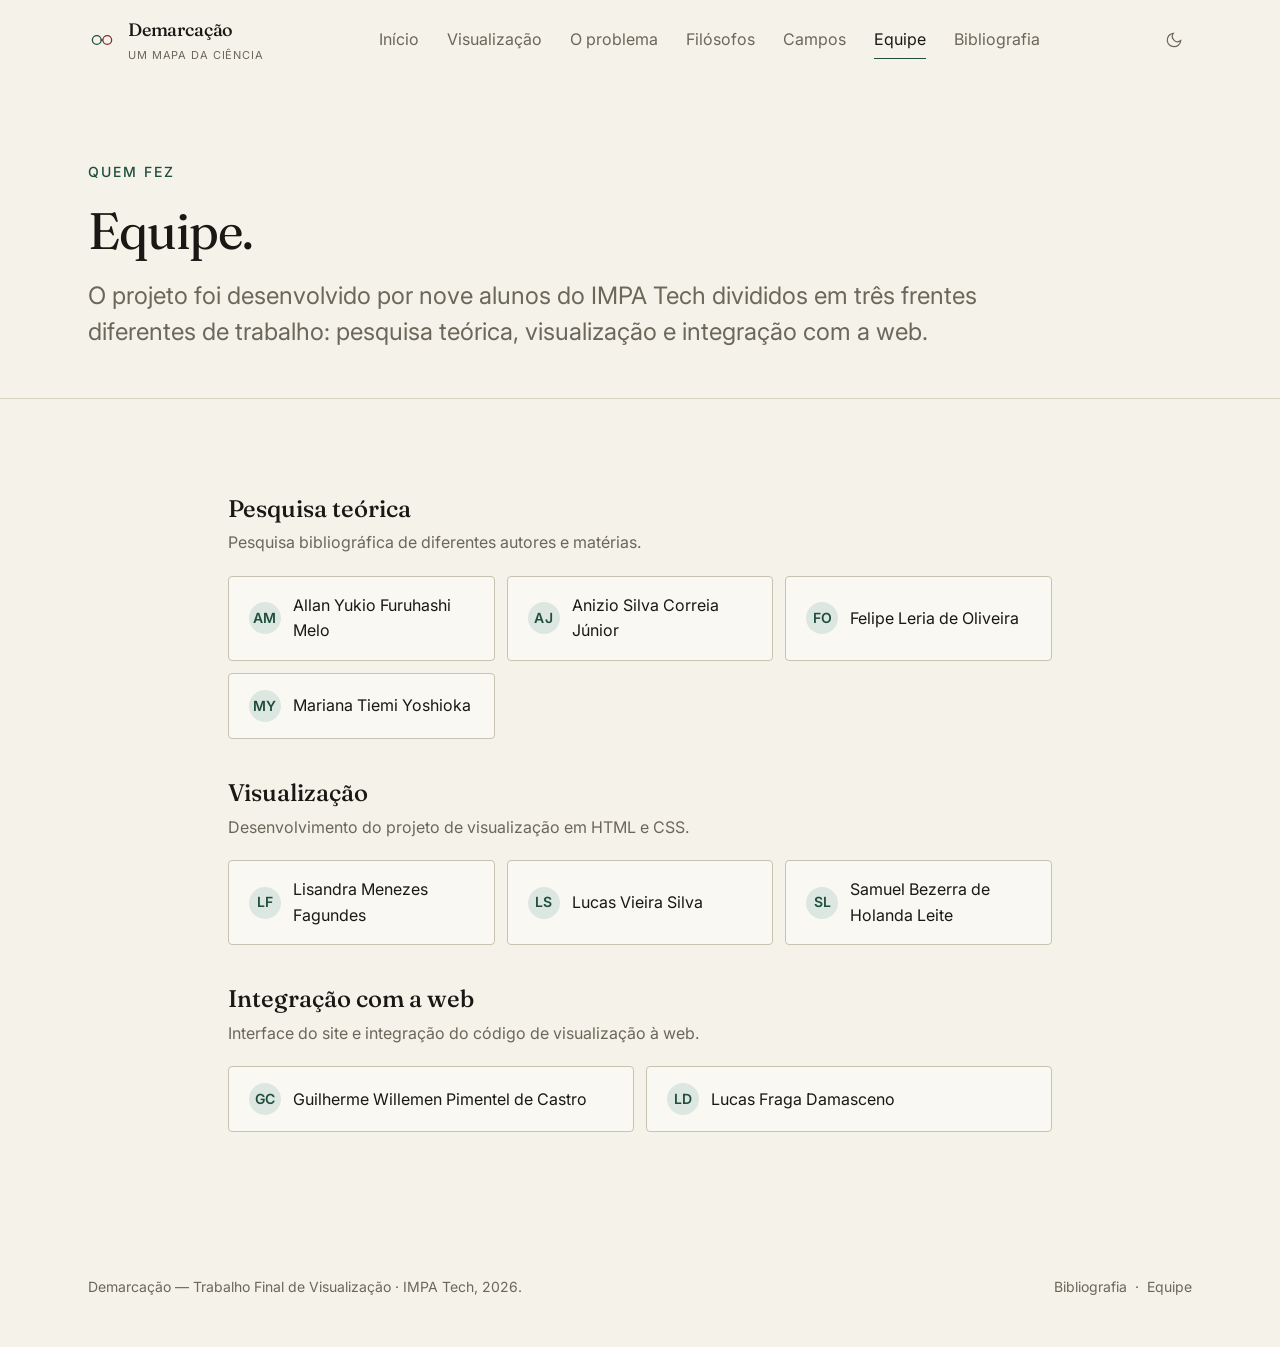
<file: equipe.html>
<!DOCTYPE html>
<html lang="pt-BR">
<head>
  <meta charset="UTF-8" />
  <meta name="viewport" content="width=device-width, initial-scale=1" />
  <meta name="theme-color" content="#1F4E3D" />
  <title>Equipe — Demarcação · IMPA Tech</title>
  <meta name="description" content="Os nove integrantes do projeto e a divisão de tarefas." />
  
  <link rel="preconnect" href="https://fonts.googleapis.com" />
  <link rel="preconnect" href="https://fonts.gstatic.com" crossorigin />
  <link href="https://fonts.googleapis.com/css2?family=Fraunces:ital,opsz,wght@0,9..144,300..600;1,9..144,300..500&family=Inter:wght@400;500;600&family=JetBrains+Mono:wght@400;500&display=swap" rel="stylesheet" />
  
  <link rel="stylesheet" href="css/base.css" />
  <link rel="stylesheet" href="css/style.css" />
  
  <link rel="icon" type="image/svg+xml" href="assets/favicon.svg" />
</head>
<body>

<header class="site-header">
  <div class="container site-header__inner">
    <a href="index.html" class="brand" aria-label="Demarcação — voltar à home">
      <svg class="brand__mark" viewBox="0 0 32 32" fill="none" aria-hidden="true">
        <circle cx="10" cy="16" r="5" stroke="currentColor" stroke-width="1.5" fill="none"/>
        <circle cx="22" cy="16" r="5" stroke="#8B2C2C" stroke-width="1.5" fill="none"/>
        <line x1="15" y1="16" x2="17" y2="16" stroke="currentColor" stroke-width="1.5"/>
      </svg>
      <span>
        <span class="brand__name">Demarcação</span>
        <span class="brand__sub">Um mapa da ciência</span>
      </span>
    </a>
    
    <nav class="nav" data-nav aria-label="Navegação principal">
      <a href="index.html">Início</a>
      <a href="visualizacao.html">Visualização</a>
      <a href="problema.html">O problema</a>
      <a href="filosofos.html">Filósofos</a>
      <a href="campos.html">Campos</a>
      <!--<a href="metodologia.html">Método</a-->
      <a href="equipe.html" aria-current="page">Equipe</a>
      <a href="bibliografia.html">Bibliografia</a>
    </nav>
    
    <button class="theme-toggle" data-theme-toggle aria-label="Alternar tema"></button>
    <button class="nav-toggle" data-nav-toggle aria-label="Abrir menu" aria-expanded="false">
      <svg width="20" height="20" viewBox="0 0 24 24" fill="none" stroke="currentColor" stroke-width="1.6"><line x1="3" y1="7" x2="21" y2="7"/><line x1="3" y1="17" x2="21" y2="17"/></svg>
    </button>
  </div>
</header>

<main>
  <section class="page-header">
    <div class="container">
      <p class="page-header__kicker">Quem fez</p> 
      <h1 class="page-header__title">Equipe.</h1>
      <p class="page-header__lede">
        O projeto foi desenvolvido por nove alunos do IMPA Tech divididos em três frentes diferentes de trabalho: pesquisa teórica, visualização e integração com a web.
      </p>
    </div>
  </section>

  <section>
    <div class="container container--default">
      <div class="team-section">
        <h3>Pesquisa teórica</h3>
        <p class="team-section__role">Pesquisa bibliográfica de diferentes autores e matérias.</p>
        <div class="team-grid">
          <div class="team-member"><span class="team-member__initials">AM</span><span>Allan Yukio Furuhashi Melo</span></div>
          <div class="team-member"><span class="team-member__initials">AJ</span><span>Anizio Silva Correia Júnior</span></div>
          <div class="team-member"><span class="team-member__initials">FO</span><span>Felipe Leria de Oliveira</span></div>
          <div class="team-member"><span class="team-member__initials">MY</span><span>Mariana Tiemi Yoshioka</span></div>
        </div>
      </div>

      <div class="team-section">
        <h3>Visualização</h3>
        <p class="team-section__role">Desenvolvimento do projeto de visualização em HTML e CSS.</p>
        <div class="team-grid">
          <div class="team-member"><span class="team-member__initials">LF</span><span>Lisandra Menezes Fagundes</span></div>
          <div class="team-member"><span class="team-member__initials">LS</span><span>Lucas Vieira Silva</span></div>
          <div class="team-member"><span class="team-member__initials">SL</span><span>Samuel Bezerra de Holanda Leite</span></div>
        </div>
      </div>

      <div class="team-section">
        <h3>Integração com a web</h3>
        <p class="team-section__role">Interface do site e integração do código de visualização à web.</p>
        <div class="team-grid">
          <div class="team-member"><span class="team-member__initials">GC</span><span>Guilherme Willemen Pimentel de Castro</span></div>
          <div class="team-member"><span class="team-member__initials">LD</span><span>Lucas Fraga Damasceno</span></div>
        </div>
      </div>
    </div>
  </section>
</main>

<footer class="site-footer">
  <div class="container site-footer__inner">
    <div>Demarcação — Trabalho Final de Visualização · IMPA Tech, 2026.</div>
    <div>
      <a href="bibliografia.html">Bibliografia</a> &nbsp;·&nbsp;
      <a href="equipe.html">Equipe</a>
    </div>
  </div>
</footer>

<script src="js/app.js" defer></script>
</body>
</html>
</file>
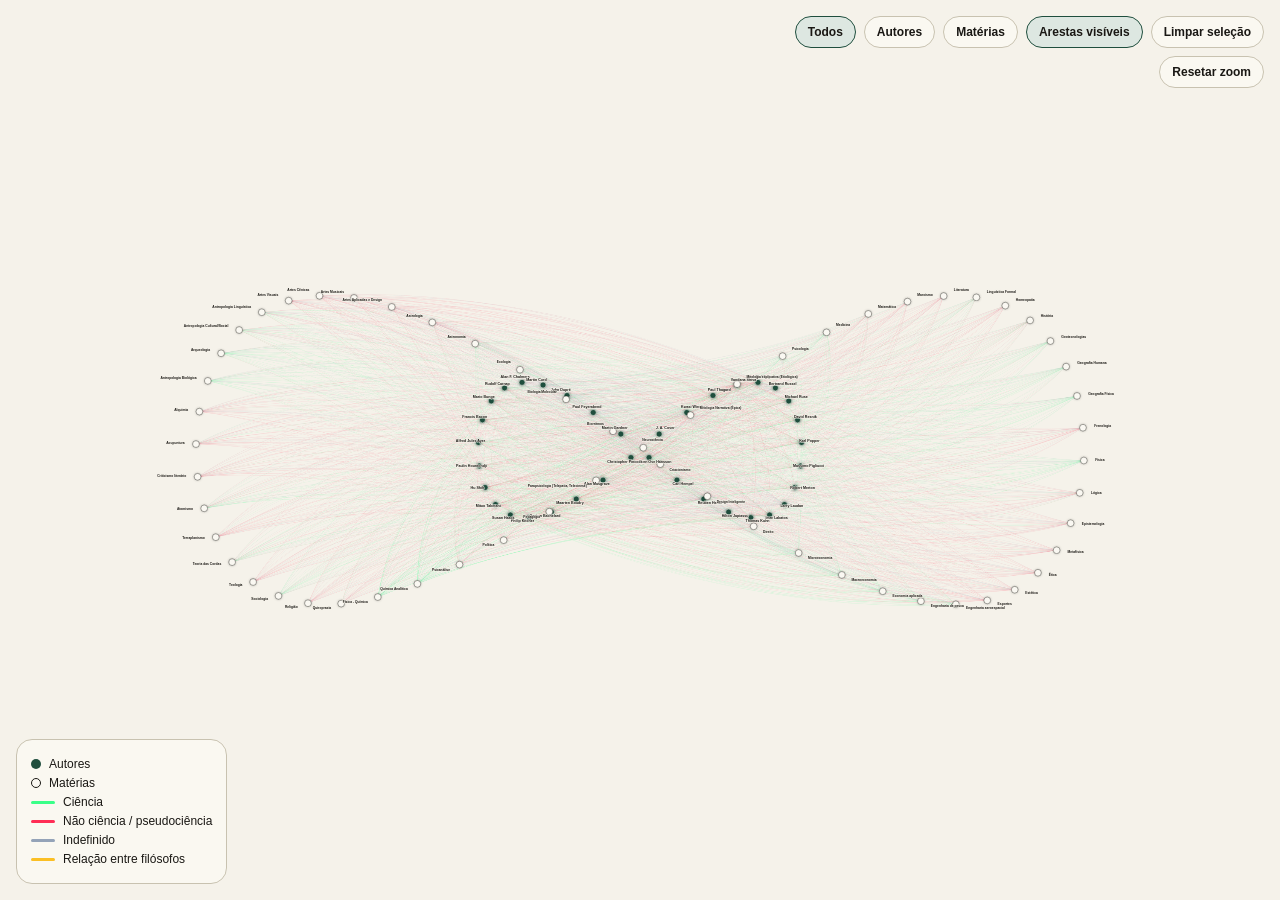
<file: grafo.html>
<!DOCTYPE html>
<html lang="pt-BR">
<head>
  <meta charset="UTF-8" />
  <meta name="viewport" content="width=device-width, initial-scale=1.0" />
  <title>Visualização em formato de infinito</title>
  <style>
    * { box-sizing: border-box; }
    html, body {
      width: 100%;
      height: 100%;
      margin: 0;
      overflow: hidden;
      font-family: Inter, Arial, sans-serif;
      color: white;
      background: #14130f;
    }
    #light-trails {
      position: fixed;
      inset: 0;
      z-index: 0;
      pointer-events: none;
      overflow: hidden;
      mix-blend-mode: screen;
    }
    .trail-light,
    .spark-light,
    .click-ripple {
      position: fixed;
      left: 0;
      top: 0;
      border-radius: 999px;
      pointer-events: none;
      will-change: transform, opacity;
    }
    .trail-light {
      width: 118px;
      height: 118px;
      background: radial-gradient(circle,
        rgba(255,255,255,0.16) 0%,
        rgba(180,230,255,0.08) 22%,
        rgba(57,255,136,0.03) 44%,
        rgba(0,0,0,0) 72%
      );
      animation: trailFade 780ms ease-out forwards;
    }
    .spark-light {
      width: 34px;
      height: 34px;
      background: radial-gradient(circle,
        rgba(255,255,255,0.28) 0%,
        rgba(180,230,255,0.10) 34%,
        rgba(0,0,0,0) 72%
      );
      animation: sparkDrift 640ms ease-out forwards;
    }
    .click-ripple {
      width: 34px;
      height: 34px;
      border: 1px solid rgba(255,255,255,0.16);
      box-shadow:
        0 0 10px rgba(255,255,255,0.16),
        0 0 24px rgba(180,230,255,0.10);
      animation: rippleGlow 720ms ease-out forwards;
    }
    @keyframes trailFade {
      0% { opacity: 0.36; transform: translate3d(var(--x), var(--y), 0) scale(0.34); }
      100% { opacity: 0; transform: translate3d(var(--x), var(--y), 0) scale(1.35); }
    }
    @keyframes sparkDrift {
      0% { opacity: 0.42; transform: translate3d(var(--x), var(--y), 0) scale(0.45); }
      100% { opacity: 0; transform: translate3d(calc(var(--x) + var(--dx)), calc(var(--y) + var(--dy)), 0) scale(1.45); }
    }
    @keyframes rippleGlow {
      0% { opacity: 0.34; transform: translate3d(var(--x), var(--y), 0) scale(0.3); }
      100% { opacity: 0; transform: translate3d(var(--x), var(--y), 0) scale(4.2); }
    }
    #viewport {
      position: fixed;
      inset: 0;
      overflow: hidden;
      cursor: grab;
    }
    #viewport.dragging { cursor: grabbing; }
    #edge-canvas, #graph-svg {
      position: absolute;
      inset: 0;
      width: 100vw;
      height: 100vh;
      display: block;
    }
    #edge-canvas { z-index: 1; }
    #graph-svg { z-index: 2; }
    .top-panel {
      position: fixed;
      top: 16px;
      left: 16px;
      z-index: 20;
      width: min(520px, calc(100vw - 32px));
      padding: 14px 16px;
      border-radius: 18px;
      background: rgba(2, 6, 23, 0.76);
      border: 1px solid rgba(255,255,255,0.12);
    }
    .top-panel h1 { margin: 0 0 6px; font-size: 18px; line-height: 1.15; }
    .top-panel p { margin: 0; color: #cbd5e1; font-size: 13px; line-height: 1.4; }
    .controls {
      position: fixed;
      top: 16px;
      right: 16px;
      z-index: 20;
      display: flex;
      flex-wrap: wrap;
      justify-content: flex-end;
      gap: 8px;
      max-width: 560px;
    }
    button {
      border: 1px solid rgba(255,255,255,0.14);
      background: rgba(2, 6, 23, 0.78);
      color: white;
      padding: 8px 12px;
      border-radius: 999px;
      cursor: pointer;
      font-size: 12px;
      font-weight: 700;
    }
    button:hover, button.active {
      background: rgba(16, 185, 129, 0.18);
      border-color: rgba(57, 255, 136, 0.6);
    }
    .legend {
      position: fixed;
      left: 16px;
      bottom: 16px;
      z-index: 20;
      padding: 12px 14px;
      border-radius: 16px;
      background: rgba(2, 6, 23, 0.76);
      border: 1px solid rgba(255,255,255,0.12);
      color: #cbd5e1;
      font-size: 12px;
    }
    .legend-row { display: flex; align-items: center; gap: 8px; margin: 5px 0; }
    .legend-dot, .legend-line { display: inline-block; flex: 0 0 auto; }
    .legend-dot { width: 10px; height: 10px; border-radius: 999px; }
    .legend-line { width: 24px; height: 3px; border-radius: 999px; }
    .node {
      cursor: pointer;
      transition: opacity 0.12s ease, r 0.12s ease, stroke-width 0.12s ease;
    }
    .node-hit {
      fill: transparent;
      stroke: none;
      pointer-events: all;
      cursor: pointer;
    }
    .node.author { fill: rgba(255,255,255,0.98); stroke: rgba(255,255,255,0.95); stroke-width: 1.2; }
    .node.subject { fill: #020617; stroke: rgba(255,255,255,0.88); stroke-width: 1; }
    .node.faded { opacity: 0.12; }
    .node.focused { opacity: 1; stroke-width: 2.2; }
    .node.selected { opacity: 1; stroke-width: 3.4; }
    .label {
      fill: #f8fafc;
      font-weight: 700;
      pointer-events: none;
      paint-order: stroke;
      stroke: rgba(0,0,0,0.9);
      stroke-width: 3px;
      stroke-linecap: round;
      stroke-linejoin: round;
      transition: opacity 0.12s ease;
    }
    .author-label { font-size: 9.6px; text-anchor: middle; }
    .subject-label { font-size: 8.8px; fill: #dbeafe; }
    .label.faded { opacity: 0.1; }
    .orbit-guide {
      fill: none;
      stroke: rgba(255,255,255,0.18);
      stroke-width: 1.6;
      pointer-events: none;
    }
    .nucleus-guide {
      fill: rgba(255,255,255,0.04);
      stroke: rgba(255,255,255,0.16);
      stroke-width: 1.2;
      pointer-events: none;
    }

    .link-hit {
      fill: none;
      stroke: rgba(255,255,255,0);
      stroke-width: 10;
      pointer-events: stroke;
    }
    .tooltip {
      position: fixed;
      z-index: 40;
      max-width: 320px;
      padding: 10px 12px;
      border-radius: 14px;
      background: rgba(2, 6, 23, 0.94);
      border: 1px solid rgba(255,255,255,0.14);
      color: #e5e7eb;
      pointer-events: none;
      opacity: 0;
      transform: translateY(6px);
      transition: opacity 0.1s ease, transform 0.1s ease;
      font-size: 12px;
      line-height: 1.35;
    }
    .tooltip.visible { opacity: 1; transform: translateY(0); }
    .tooltip strong { display: block; margin-bottom: 4px; color: white; font-size: 13px; }
    .author-card {
      position: fixed;
      z-index: 45;
      width: min(330px, calc(100vw - 24px));
      max-height: calc(100vh - 24px);
      overflow-y: auto;
      min-height: 88px;
      display: grid;
      grid-template-columns: 68px 1fr;
      gap: 9px;
      padding: 9px;
      border-radius: 16px;
      background: rgba(255,255,255,0.68);
      border: 1px solid rgba(15, 23, 42, 0.18);
      color: #020617;
      opacity: 0;
      transform: translateY(8px) scale(0.97);
      pointer-events: auto;
      transition: opacity 0.16s ease, transform 0.16s ease;
    }
    .author-card.visible { opacity: 1; transform: translateY(0) scale(1); }
    .author-card-image {
      width: 68px; height: 68px; border-radius: 12px; overflow: hidden;
      background: rgba(248,250,252,0.8); border: 1px solid rgba(15,23,42,0.12);
    }
    .author-card-image img, .author-card-placeholder {
      width: 100%; height: 100%; display: grid; place-items: center; object-fit: cover; font-weight: 800; color: #020617;
    }
    .author-card-title { margin: 1px 0 4px; font-size: 13px; line-height: 1.15; color: #020617; }
    .author-card-text { margin: 0; font-size: 11.5px; line-height: 1.28; color: #111827; }
    .author-card-sources {
      grid-column: 1 / -1; /* Ocupa toda a largura do grid */
      width: 100%;         /* Garante que preencha o espaço */
      box-sizing: border-box;
    }
    .status {
      position: fixed;
      right: 16px;
      bottom: 16px;
      z-index: 20;
      padding: 9px 11px;
      border-radius: 14px;
      background: rgba(2, 6, 23, 0.76);
      border: 1px solid rgba(255,255,255,0.12);
      color: #cbd5e1;
      font-size: 12px;
    }

    .starfield { display: none; }
    .atom-background-glow { display: none; }
    .node.author {
      fill: rgba(255,255,255,0.98);
      stroke: rgba(180,230,255,0.98);
      stroke-width: 1.4;
      filter:
        drop-shadow(0 0 3px rgba(255,255,255,0.88))
        drop-shadow(0 0 7px rgba(150,220,255,0.55));
    }
    .node.author.selected, .node.author.focused {
      filter:
        drop-shadow(0 0 5px rgba(255,255,255,0.96))
        drop-shadow(0 0 12px rgba(150,220,255,0.72));
    }
    .node.subject {
      fill: rgba(2, 6, 23, 0.98);
      stroke: transparent;
      stroke-width: 0;
      filter:
        drop-shadow(0 0 3px rgba(255,255,255,0.28))
        drop-shadow(0 0 8px rgba(255,255,255,0.34));
    }
    .node.subject.selected, .node.subject.focused {
      stroke: transparent;
      stroke-width: 0;
      filter:
        drop-shadow(0 0 5px rgba(255,255,255,0.92))
        drop-shadow(0 0 13px rgba(255,255,255,0.54));
    }
    .label.author-label { fill: #ffffff; }
    .label.subject-label { fill: #dff4ff; }
    .orbit-guide, .nucleus-guide { display: none; }

    /* Tema claro, sincronizado com a página que contém o iframe. */
    html[data-theme='light'] body { background: #f5f2ea; color: #1a1814; }
    html[data-theme='light'] button {
      background: rgba(250, 248, 242, 0.94);
      border-color: #c8c2b0;
      color: #1a1814;
    }
    html[data-theme='light'] button:hover,
    html[data-theme='light'] button.active {
      background: #dde7e1;
      border-color: #1f4e3d;
    }
    html[data-theme='light'] .legend {
      background: rgba(250, 248, 242, 0.94);
      border-color: #c8c2b0;
      color: #1a1814;
    }
    html[data-theme='light'] .node.author {
      fill: #1f4e3d;
      stroke: #f5f2ea;
      filter: drop-shadow(0 0 4px rgba(31, 78, 61, 0.55));
    }
    html[data-theme='light'] .node.subject {
      fill: #faf8f2;
      stroke: #1a1814;
      stroke-width: 1;
      filter: drop-shadow(0 0 3px rgba(26, 24, 20, 0.28));
    }
    html[data-theme='light'] .label.author-label,
    html[data-theme='light'] .label.subject-label {
      fill: #1a1814;
      stroke: rgba(245, 242, 234, 0.95);
    }
    html[data-theme='light'] .legend-row:first-child .legend-dot {
      background: #1f4e3d !important;
    }
    html[data-theme='light'] .legend-row:nth-child(2) .legend-dot {
      background: #faf8f2 !important;
      border-color: #1a1814 !important;
    }
    @media (max-width: 800px) {
      .top-panel, .legend { display: none; }
      .controls { left: 10px; right: 10px; top: 10px; justify-content: center; }
      .status { left: 10px; right: 10px; bottom: 10px; text-align: center; }
    }
  </style>
</head>
<body>
  <div id="light-trails" aria-hidden="true"></div>
  <div class="starfield"></div>
  <section class="controls">
    <button class="filter active" data-filter="all">Todos</button>
    <button class="filter" data-filter="authors">Autores</button>
    <button class="filter" data-filter="subjects">Matérias</button>
    <button id="toggle-edges" class="active">Arestas visíveis</button>
    <button id="clear-selection">Limpar seleção</button>
    <button id="reset">Resetar zoom</button>
  </section>

  <aside class="legend">
    <div class="legend-row"><span class="legend-dot" style="background:#fff"></span>Autores</div>
    <div class="legend-row"><span class="legend-dot" style="background:#020617;border:1px solid #8fd3ff"></span>Matérias</div>
    <div class="legend-row"><span class="legend-line" style="background:#39ff88"></span>Ciência</div>
    <div class="legend-row"><span class="legend-line" style="background:#ff2d55"></span>Não ciência / pseudociência</div>
    <div class="legend-row"><span class="legend-line" style="background:#94a3b8"></span>Indefinido</div>
    <div class="legend-row"><span class="legend-line" style="background:#fbbf24"></span>Relação entre filósofos</div>
  </aside>

  <div id="viewport">
    <canvas id="edge-canvas"></canvas>
    <svg id="graph-svg" aria-label="Grafo em formato de infinito">
      <defs>
        <radialGradient id="nucleusGlow" cx="50%" cy="50%" r="60%">
          <stop offset="0%" stop-color="rgba(255,255,255,1)"/>
          <stop offset="28%" stop-color="rgba(208,240,255,0.96)"/>
          <stop offset="60%" stop-color="rgba(115,195,255,0.72)"/>
          <stop offset="100%" stop-color="rgba(115,195,255,0.08)"/>
        </radialGradient>
      </defs>
      <g id="graph-layer">
        <g id="guides-layer"></g>
        <g id="link-hit-layer"></g>
        <g id="nodes-layer"></g>
        <g id="labels-layer"></g>
      </g>
    </svg>
  </div>

  <div id="tooltip" class="tooltip"></div>

  <article id="author-card" class="author-card" aria-live="polite">
    <div class="author-card-image"></div>
    <div>
      <h2 class="author-card-title"></h2>
      <p class="author-card-text"></p>
    </div>
  </article>

  <script src="data/graph-data.js"></script>
  <script>
    "use strict";

    function applyEmbeddedTheme(theme) {
      document.documentElement.dataset.theme = theme === 'light' ? 'light' : 'dark';
    }

    try {
      const parentTheme = parent.document.documentElement.dataset.theme;
      applyEmbeddedTheme(parentTheme || (matchMedia('(prefers-color-scheme: dark)').matches ? 'dark' : 'light'));
    } catch (_) {
      applyEmbeddedTheme(matchMedia('(prefers-color-scheme: dark)').matches ? 'dark' : 'light');
    }

    window.addEventListener('message', event => {
      if (event.data?.type === 'demarcacao-theme') applyEmbeddedTheme(event.data.theme);
    });

    const relationTypes = ["positive", "negative", "neutral"];
    const relationLabel = {
      positive: "ciência",
      negative: "não ciência / pseudociência",
      neutral: "indefinido"
    };
    const relationColor = {
      positive: "rgba(57, 255, 136, 0.18)",
      negative: "rgba(255, 45, 85, 0.16)",
      neutral: "rgba(148, 163, 184, 0.18)"
    };
    const relationHighlightColor = {
      positive: "rgba(57, 255, 136, 0.95)",
      negative: "rgba(255, 45, 85, 0.95)",
      neutral: "rgba(148, 163, 184, 0.95)"
    };

    const world = {
      width: 3000,
      height: 2200,
      centerX: 1500,
      centerY: 1100
    };

    function infinityPoint(cx, cy, scaleX, scaleY, t, rotationDeg = 0) {
      // Curva de Gerono: x = sin(t), y = sin(2t)/2.
      // Ela desenha um ∞ horizontal e é leve para renderizar.
      const x0 = scaleX * Math.sin(t);
      const y0 = scaleY * Math.sin(2 * t) / 2;
      const rot = rotationDeg * Math.PI / 180;

      return {
        x: cx + x0 * Math.cos(rot) - y0 * Math.sin(rot),
        y: cy + x0 * Math.sin(rot) + y0 * Math.cos(rot)
      };
    }

    function labelPlacement(point, offset = 26) {
      const vx = point.x - world.centerX;
      const vy = point.y - world.centerY;
      const vlen = Math.hypot(vx, vy) || 1;
      const labelX = point.x + (vx / vlen) * offset;
      const labelY = point.y + (vy / vlen) * offset;
      let anchor = "middle";
      if (vx > 40) anchor = "start";
      else if (vx < -40) anchor = "end";

      return { labelX, labelY, anchor };
    }

    function phaseForInfinity(index, total, phase = 0.16) {
      // O pequeno deslocamento evita que um vértice caia exatamente no cruzamento central.
      return (Math.PI * 2 * (index + phase) / total) - Math.PI / 2;
    }


    /*******************************************************************
      Se deixar essas variáveis como 'const' não lê da base de dados!
      Ter ATENÇÃO!!!!!!!
      ******************************************************************/

    /*
    const authors = authorNames.map((name, index) => {
      const t = phaseForInfinity(index, authorNames.length, 0.32);
      const point = infinityPoint(world.centerX, world.centerY, 430, 360, t, 0);
      const { labelX, labelY, anchor } = labelPlacement(point, 21);

      return {
        id: `A${index + 1}`,
        name,
        kind: "author",
        x: point.x,
        y: point.y,
        labelX,
        labelY,
        labelAnchor: anchor,
        text: name === "Karl Popper"
          ? "Para Karl Popper, ciência é aquilo que pode ser testado e potencialmente falseado. Uma teoria é científica porque pode ser confrontada com a realidade."
          : `${name}: substitua este texto pela definição de ciência ou critério de demarcação usado por este autor.`
      };
    });
    const subjects = subjectNames.map((name, index) => {
      const t = phaseForInfinity(index, subjectNames.length, 0.18);
      const point = infinityPoint(world.centerX, world.centerY, 1180, 820, t, 0);
      const { labelX, labelY, anchor } = labelPlacement(point, 30);

      return {
        id: `B${index + 1}`,
        name,
        kind: "subject",
        x: point.x,
        y: point.y,
        labelX,
        labelY,
        labelAnchor: anchor,
        orbitIndex: 0,
        text: `${name}: campo comparado com os critérios de ciência, não ciência ou indeterminação.`
      };
    });
    const nodes = [...authors, ...subjects];
    const nodeById = new Map(nodes.map(node => [node.id, node]));
    const links = [];
    authors.forEach((author, ai) => {
      subjects.forEach((subject, si) => {
        const type = relationTypes[(ai * 5 + si * 7) % relationTypes.length];
        links.push({
          source: author,
          target: subject,
          type,
          text: `${author.name} classifica ${subject.name} como ${relationLabel[type]} nesta relação de exemplo.`
        });
      });
    });
    for (let i = 0; i < authors.length - 1; i++) {
      links.push({
        source: authors[i],
        target: authors[i + 1],
        type: "author",
        text: `Relação cronológica entre ${authors[i].name} e ${authors[i + 1].name}.`
      });
    }
    const linksByNode = new Map(nodes.map(node => [node.id, []]));
    links.forEach(link => {
      linksByNode.get(link.source.id).push(link);
      linksByNode.get(link.target.id).push(link);
    });
    */

    let authors = [];
    let subjects = [];
    let nodes = [];
    let nodeById = new Map();
    let links = [];
    let linksByNode = new Map();

    const viewport = document.getElementById("viewport");
    const canvas = document.getElementById("edge-canvas");
    const ctx = canvas.getContext("2d", { alpha: true });

    const edgeCacheCanvas = document.createElement("canvas");
    edgeCacheCanvas.width = world.width;
    edgeCacheCanvas.height = world.height;
    const edgeCacheCtx = edgeCacheCanvas.getContext("2d", { alpha: true });
    const svg = document.getElementById("graph-svg");
    const graphLayer = document.getElementById("graph-layer");
    const guidesLayer = document.getElementById("guides-layer");
    const linkHitLayer = document.getElementById("link-hit-layer");
    const nodesLayer = document.getElementById("nodes-layer");
    const labelsLayer = document.getElementById("labels-layer");
    const tooltip = document.getElementById("tooltip");
    const authorCard = document.getElementById("author-card");
    const lightTrails = document.getElementById("light-trails");

    let transform = { x: 0, y: 0, k: 1 };
    let hoveredNode = null;
    const selectedNodes = new Set();
    let hoveredLink = null;
    let currentFilter = "all";
    let showAllEdges = true;
    let rafId = null;

    function initView() {
      const scaleX = window.innerWidth / world.width;
      const scaleY = window.innerHeight / world.height;
      const k = Math.min(scaleX, scaleY) * 0.92;
      transform.k = Math.max(0.15, Math.min(k, 1.2));
      transform.x = (window.innerWidth - world.width * transform.k) / 2;
      transform.y = (window.innerHeight - world.height * transform.k) / 2;
      applyTransform();
      scheduleDraw();
    }

    function resizeCanvas() {
      const dpr = window.devicePixelRatio || 1;
      canvas.width = Math.round(window.innerWidth * dpr);
      canvas.height = Math.round(window.innerHeight * dpr);
      canvas.style.width = `${window.innerWidth}px`;
      canvas.style.height = `${window.innerHeight}px`;
      ctx.setTransform(dpr, 0, 0, dpr, 0, 0);
      svg.setAttribute("viewBox", `0 0 ${window.innerWidth} ${window.innerHeight}`);
      scheduleDraw();
    }

    function worldToScreen(point) {
      return {
        x: point.x * transform.k + transform.x,
        y: point.y * transform.k + transform.y
      };
    }

    function applyTransform() {
      graphLayer.setAttribute("transform", `translate(${transform.x},${transform.y}) scale(${transform.k})`);
      scheduleDraw();
      if (hoveredNode && hoveredNode.kind === "author") positionAuthorCard(hoveredNode);
    }

    function scheduleDraw() {
      if (rafId) return;
      rafId = requestAnimationFrame(() => {
        rafId = null;
        drawEdges();
      });
    }

    function shouldShowNode(node) {
      if (currentFilter === "authors") return node.kind === "author";
      if (currentFilter === "subjects") return node.kind === "subject";
      return true;
    }

    function isAuthorLink(link) {
      return link.type === "author";
    }

    function isSelectedAuthorLink(link) {
      return isAuthorLink(link) && (selectedNodes.has(link.source.id) || selectedNodes.has(link.target.id));
    }

    function shouldShowLink(link) {
      if (isAuthorLink(link) && !isSelectedAuthorLink(link)) return false;
      if (currentFilter === "authors") return isAuthorLink(link);
      if (currentFilter === "subjects") return !isAuthorLink(link);
      return true;
    }

    function getCurveControlPoint(source, target, scale = 1) {
      const dx = target.x - source.x;
      const dy = target.y - source.y;
      const dist = Math.hypot(dx, dy) || 1;
      const nx = -dy / dist;
      const ny = dx / dist;
      const radialBiasX = (target.x - world.centerX) * 0.08 * scale;
      const radialBiasY = (target.y - world.centerY) * 0.08 * scale;
      const curve = Math.min(130 * scale, Math.max(28 * scale, dist * 0.10 * scale));
      return {
        cx: (source.x + target.x) / 2 + nx * curve + radialBiasX,
        cy: (source.y + target.y) / 2 + ny * curve + radialBiasY
      };
    }

    function getLinkPathWorld(link) {
      const source = link.source;
      const target = link.target;
      const { cx, cy } = getCurveControlPoint(source, target, 1);
      return `M ${source.x} ${source.y} Q ${cx} ${cy} ${target.x} ${target.y}`;
    }

    function drawWorldCurve(link, targetCtx) {
      const source = link.source;
      const target = link.target;
      const { cx, cy } = getCurveControlPoint(source, target, 1);

      targetCtx.beginPath();
      targetCtx.moveTo(source.x, source.y);
      targetCtx.quadraticCurveTo(cx, cy, target.x, target.y);

      if (isAuthorLink(link)) {
        targetCtx.setLineDash([10, 8]);
        targetCtx.strokeStyle = 'rgba(251,191,36,0.72)';
        targetCtx.lineWidth = 1.2;
        targetCtx.shadowColor = 'rgba(251,191,36,0.85)';
        targetCtx.shadowBlur = 8;
      } else {
        targetCtx.setLineDash([]);
        targetCtx.strokeStyle = relationColor[link.type];
        targetCtx.lineWidth = 0.55;
        targetCtx.shadowBlur = 0;
      }
      targetCtx.stroke();
      targetCtx.setLineDash([]);
      targetCtx.shadowBlur = 0;
    }

    function buildEdgeCache() {
      edgeCacheCtx.clearRect(0, 0, world.width, world.height);
      edgeCacheCtx.lineCap = "round";
      edgeCacheCtx.lineJoin = "round";

      for (const link of links) {
        if (shouldShowLink(link)) drawWorldCurve(link, edgeCacheCtx);
      }
    }

    function drawCachedEdges() {
      const dpr = window.devicePixelRatio || 1;

      ctx.save();
      ctx.setTransform(
        dpr * transform.k,
        0,
        0,
        dpr * transform.k,
        dpr * transform.x,
        dpr * transform.y
      );

      // Mantém todas as arestas visíveis mesmo quando há vértices selecionados.
      // A seleção apenas desenha uma camada de destaque por cima.
      ctx.globalAlpha = 0.82;
      ctx.drawImage(edgeCacheCanvas, 0, 0);
      ctx.restore();

      ctx.setTransform(dpr, 0, 0, dpr, 0, 0);
    }

    function drawCurve(link, highlight = false) {
      const source = worldToScreen(link.source);
      const target = worldToScreen(link.target);
      const { cx, cy } = getCurveControlPoint(source, target, transform.k);

      ctx.beginPath();
      ctx.moveTo(source.x, source.y);
      ctx.quadraticCurveTo(cx, cy, target.x, target.y);

      if (isAuthorLink(link)) {
        ctx.setLineDash([8 * transform.k, 6 * transform.k]);
        ctx.strokeStyle = highlight ? 'rgba(251,191,36,1)' : 'rgba(251,191,36,0.72)';
        ctx.lineWidth = highlight ? 2.4 : 1.25;
        ctx.shadowColor = 'rgba(251,191,36,0.95)';
        ctx.shadowBlur = highlight ? 14 : 8;
      } else {
        ctx.setLineDash([]);
        ctx.strokeStyle = highlight ? relationHighlightColor[link.type] : relationColor[link.type];
        ctx.lineWidth = highlight ? 1.9 : 0.55;
        ctx.shadowBlur = 0;
      }
      ctx.stroke();
      ctx.setLineDash([]);
      ctx.shadowBlur = 0;
    }

    function drawEdges() {
      const dpr = window.devicePixelRatio || 1;

      ctx.setTransform(1, 0, 0, 1, 0, 0);
      ctx.clearRect(0, 0, canvas.width, canvas.height);
      ctx.setTransform(dpr, 0, 0, dpr, 0, 0);

      if (showAllEdges) {
        drawCachedEdges();
      }

      const focusIds = getFocusNodeIds();
      if (focusIds.size > 0) {
        for (const link of getLinksForNodeIds(focusIds)) {
          drawCurve(link, true);
        }
      }

      if (hoveredLink && shouldShowLink(hoveredLink)) {
        drawCurve(hoveredLink, true);
      }
    }

    function createSvgElement(tag, attrs = {}) {
      const element = document.createElementNS("http://www.w3.org/2000/svg", tag);
      for (const [key, value] of Object.entries(attrs)) element.setAttribute(key, value);
      return element;
    }

    function renderGuides() {
      // Sem contorno fixo do símbolo de infinito.
      // O formato aparece pela posição dos próprios vértices e pelas arestas do grafo.
    }

    function renderLinkHits() {
      links.forEach((link, index) => {
        const path = createSvgElement("path", {
          class: "link-hit",
          d: getLinkPathWorld(link)
        });
        path.dataset.index = String(index);
        linkHitLayer.appendChild(path);
      });
    }

    function renderNodes() {
      // Áreas de interação primeiro; os vértices visuais ficam sempre por cima.
      // Matérias são inseridas primeiro; autores ficam acima apenas na camada
      // de interação, sem alterar posição, tamanho ou aparência do grafo.
      [...nodes].reverse().forEach(node => {
        const hitRadius = node.kind === "author" ? 22 : 18;
        const hitCircle = createSvgElement("circle", {
          class: `node-hit ${node.kind}`,
          cx: node.x,
          cy: node.y,
          r: hitRadius,
          'aria-hidden': "true"
        });
        hitCircle.dataset.id = node.id;
        nodesLayer.appendChild(hitCircle);
      });

      nodes.forEach(node => {
        const radius = node.kind === "author" ? 8 : 9;
        const circle = createSvgElement("circle", {
          class: `node ${node.kind}`,
          cx: node.x,
          cy: node.y,
          r: radius,
          tabindex: "0"
        });
        circle.dataset.id = node.id;
        nodesLayer.appendChild(circle);

        const label = createSvgElement("text", {
          class: `label ${node.kind}-label`,
          x: node.labelX,
          y: node.labelY,
          'text-anchor': node.labelAnchor || 'middle'
        });
        label.textContent = node.name;
        label.dataset.id = node.id;
        labelsLayer.appendChild(label);
      });
    }

    function isLinkRelatedToIds(link, ids) {
      return ids.has(link.source.id) || ids.has(link.target.id);
    }

    function getFocusNodeIds() {
      const focusIds = new Set(selectedNodes);

      // Sem seleção fixa, o mouse cria um foco temporário.
      // Com seleção fixa, o foco permanece na união dos vértices clicados.
      if (hoveredNode && selectedNodes.size === 0) {
        focusIds.add(hoveredNode.id);
      }

      return focusIds;
    }

    function getLinksForNodeIds(ids) {
      const result = [];
      const seen = new Set();

      ids.forEach(id => {
        const nodeLinks = linksByNode.get(id) || [];
        nodeLinks.forEach(link => {
          if (!shouldShowLink(link)) return;

          const key = `${link.source.id}|${link.target.id}|${link.type}|${link.text}`;
          if (seen.has(key)) return;

          seen.add(key);
          result.push(link);
        });
      });

      return result;
    }

    function updateLinkHitInteractivity(focusIds = new Set(), restrictToFocus = false) {
      Array.from(linkHitLayer.children).forEach((element, index) => {
        const link = links[index];
        const visibleByFilter = shouldShowLink(link);
        const relatedToFocus = focusIds.size === 0 ? true : isLinkRelatedToIds(link, focusIds);

        const isEnabled = visibleByFilter && (!restrictToFocus || relatedToFocus);
        element.style.display = visibleByFilter ? '' : 'none';
        element.style.pointerEvents = isEnabled ? 'stroke' : 'none';
      });
    }

    function applyGraphFocus() {
      const focusIds = getFocusNodeIds();
      const connected = new Set(focusIds);

      for (const link of getLinksForNodeIds(focusIds)) {
        connected.add(link.source.id);
        connected.add(link.target.id);
      }

      document.querySelectorAll('.node').forEach(element => {
        const id = element.dataset.id;
        const node = nodeById.get(id);
        const baseRadius = node.kind === 'author' ? 8 : 9;
        const selected = selectedNodes.has(id);
        const temporarilyFocused = hoveredNode && selectedNodes.size === 0 && hoveredNode.id === id;
        const related = focusIds.size === 0 || connected.has(id);

        element.classList.toggle('selected', selected);
        element.classList.toggle('faded', focusIds.size > 0 && !related);
        element.classList.toggle('focused', focusIds.size > 0 && related);

        if (selected) {
          element.setAttribute('r', baseRadius + 5);
        } else if (temporarilyFocused) {
          element.setAttribute('r', baseRadius + 4);
        } else {
          element.setAttribute('r', baseRadius);
        }
      });

      document.querySelectorAll('.label').forEach(element => {
        const related = focusIds.size === 0 || connected.has(element.dataset.id);
        element.classList.toggle('faded', !related);
      });

      updateLinkHitInteractivity(focusIds, selectedNodes.size > 0);
      scheduleDraw();
    }

    function toggleNodeSelection(node) {
      if (selectedNodes.has(node.id)) {
        selectedNodes.delete(node.id);
      } else {
        selectedNodes.add(node.id);
      }

      applyGraphFocus();
    }

    function clearSelection() {
      selectedNodes.clear();
      hoveredNode = null;
      hoveredLink = null;
      hideTooltip();
      hideAuthorCard();
      applyGraphFocus();
    }

    function showTooltip(node, event) {
      tooltip.innerHTML = `<strong>${node.name}</strong>${node.text}`;
      tooltip.classList.add('visible');
      moveTooltip(event);
    }

    function moveTooltip(event) {
      const offset = 14;
      const width = 320;
      const x = Math.min(event.clientX + offset, window.innerWidth - width - 12);
      const y = Math.min(event.clientY + offset, window.innerHeight - 80);
      tooltip.style.left = `${Math.max(12, x)}px`;
      tooltip.style.top = `${Math.max(12, y)}px`;
    }

    function hideTooltip() {
      tooltip.classList.remove('visible');
    }

    function showAuthorCard(node) {
      authorCard.dataset.nodeId = node.id;
      if (node.foto) {authorCard.querySelector('.author-card-image').innerHTML = `<img src="${node.foto}" alt="Foto de ${node.name}">`;}
      else {authorCard.querySelector('.author-card-image').innerHTML = `<div class="author-card-placeholder">${node.name.charAt(0)}</div>`;}
      authorCard.querySelector('.author-card-title').textContent = node.name;
      authorCard.querySelector('.author-card-text').textContent = node.text;
      authorCard.classList.add('visible');

      let sourcesContainer = authorCard.querySelector('.author-card-sources');

      // 3. Criação do Container de Fontes (com as correções de Grid e Largura)
      if (!sourcesContainer) {
        sourcesContainer = document.createElement('div');
        sourcesContainer.className = 'author-card-sources';
        sourcesContainer.style.gridColumn = '1 / -1'; // Ocupa toda a largura do Grid
        sourcesContainer.style.width = '100%';
        sourcesContainer.style.boxSizing = 'border-box';
        sourcesContainer.style.marginTop = '12px';
        sourcesContainer.style.paddingTop = '10px';
        sourcesContainer.style.borderTop = '1px solid rgba(15, 23, 42, 0.12)'; // Borda sutil para fundo claro
        sourcesContainer.style.maxHeight = '300px';
        sourcesContainer.style.overflowY = 'auto';
        authorCard.appendChild(sourcesContainer);
      }


      if (node.fontes && node.fontes.length > 0) {
        const biografiaTexto = node.fontes[0].biografia || '';
        const listHtml = node.fontes.map(f => {
          
          const linkHtml = f.link ? `<a href="${f.link}" target="_blank" style="color: #49a6e9; text-decoration: none; display: inline-block; margin-top: 3px; font-size: 11px; font-weight: 500;">🔗 Acessar Obra</a>` : '';
        
          const obra = f.obra || ''; 
          const referencia = f.referencia || '';
          const ano = f.ano ? `<span style="color: #111827; font-size: 12px;">(${f.ano})</span>` : '';
          const biografia = f.biografia

          const quebraLinha = (obra && referencia) ? '<br>' : '';
        
          return `<li style="margin-bottom: 10px; list-style: none; line-height: 1.4; text-align: left;">
                    ${obra ? `<strong style="color: #111827; font-size: 13px;">${obra}</strong>` : ''} ${ano}
                    ${quebraLinha}
                    ${referencia ?`<span style="font-size: 11px; color: #111827; display: block; font-style: italic; margin-top: 2px;">${referencia}</span>` : ''}
                    ${linkHtml}
                    ${quebraLinha}
                  </li>`;
        }).join('');
      
        sourcesContainer.innerHTML = `
        <h4 style="margin: 0 0 8px 0; font-size: 12px; color: #111827; text-transform: uppercase; letter-spacing: 0.8px; font-weight: 600;">Biografia:</h4>
        <ul style="padding: 0; margin: 0 0 16px 0; list-style: none; font-size: 11.5px; color: #111827; line-height: 1.4; text-align: left;">
        <li>${biografiaTexto}</li>
        </ul>
        <h4 style="margin: 0 0 8px 0; font-size: 12px; color: #111827; text-transform: uppercase; letter-spacing: 0.8px; font-weight: 600;">Referência:</h4> 
        <ul style="padding: 0; margin: 0;">${listHtml}</ul>`;
        sourcesContainer.style.display = 'block';
      } else {
        sourcesContainer.style.display = 'none';
      }
      positionAuthorCard(node);
    }

    function positionAuthorCard(node) {
      const screen = worldToScreen(node);
      const margin = 12;
      const gap = 22;
      const cardWidth = authorCard.offsetWidth;
      const cardHeight = authorCard.offsetHeight;

      // Prefere o cartão acima do vértice; se não houver espaço, usa abaixo.
      let y = screen.y - cardHeight - gap;
      if (y < margin) y = screen.y + gap;

      const x = Math.max(
        margin,
        Math.min(screen.x - cardWidth / 2, window.innerWidth - cardWidth - margin)
      );
      y = Math.max(margin, Math.min(y, window.innerHeight - cardHeight - margin));

      authorCard.style.left = `${x}px`;
      authorCard.style.top = `${y}px`;
    }

    function hideAuthorCard() {
      authorCard.classList.remove('visible');
    }

    let lastTrailTime = 0;
    let lastTrailX = -9999;
    let lastTrailY = -9999;
    const maxLightParticles = 32;

    function limitLightParticles() {
      while (lightTrails.children.length > maxLightParticles) {
        lightTrails.firstElementChild.remove();
      }
    }

    function createTrailLight(x, y, intensity = 1) {
      const particle = document.createElement('span');
      const size = 76 + Math.random() * 68 * intensity;
      particle.className = 'trail-light';
      particle.style.width = `${size}px`;
      particle.style.height = `${size}px`;
      particle.style.setProperty('--x', `${x - size / 2}px`);
      particle.style.setProperty('--y', `${y - size / 2}px`);
      particle.style.animationDuration = `${620 + Math.random() * 260}ms`;
      lightTrails.appendChild(particle);
      limitLightParticles();
      particle.addEventListener('animationend', () => particle.remove(), { once: true });
    }

    function createSparkLight(x, y, amount = 5) {
      for (let i = 0; i < amount; i++) {
        const spark = document.createElement('span');
        const size = 18 + Math.random() * 30;
        const angle = Math.random() * Math.PI * 2;
        const distance = 24 + Math.random() * 42;
        spark.className = 'spark-light';
        spark.style.width = `${size}px`;
        spark.style.height = `${size}px`;
        spark.style.setProperty('--x', `${x - size / 2}px`);
        spark.style.setProperty('--y', `${y - size / 2}px`);
        spark.style.setProperty('--dx', `${Math.cos(angle) * distance}px`);
        spark.style.setProperty('--dy', `${Math.sin(angle) * distance}px`);
        spark.style.animationDuration = `${460 + Math.random() * 280}ms`;
        lightTrails.appendChild(spark);
        spark.addEventListener('animationend', () => spark.remove(), { once: true });
      }
      limitLightParticles();
    }

    function createClickRipple(x, y) {
      const ripple = document.createElement('span');
      ripple.className = 'click-ripple';
      ripple.style.setProperty('--x', `${x - 17}px`);
      ripple.style.setProperty('--y', `${y - 17}px`);
      lightTrails.appendChild(ripple);
      limitLightParticles();
      ripple.addEventListener('animationend', () => ripple.remove(), { once: true });
    }

    function createMouseTrail(event) {
      const now = performance.now();
      const distance = Math.hypot(event.clientX - lastTrailX, event.clientY - lastTrailY);
      if (now - lastTrailTime > 34 && distance > 14) {
        createTrailLight(event.clientX, event.clientY, 1);
        lastTrailTime = now;
        lastTrailX = event.clientX;
        lastTrailY = event.clientY;
      }
    }

    window.addEventListener('pointermove', createMouseTrail, { passive: true });

    nodesLayer.addEventListener('pointerover', event => {
      const target = event.target.closest('.node, .node-hit');
      if (!target) return;

      const node = nodeById.get(target.dataset.id);
      if (!node || !shouldShowNode(node)) return;

      hoveredNode = node;
      createSparkLight(event.clientX, event.clientY, node.kind === 'author' ? 6 : 4);
      applyGraphFocus();

      if (node.kind === 'author') {
        hideTooltip();
        showAuthorCard(node);
      } else {
        hideAuthorCard();
        showTooltip(node, event);
      }
    });

    nodesLayer.addEventListener('pointermove', event => {
      const target = event.target.closest('.node, .node-hit');
      if (!target) return;

      const node = nodeById.get(target.dataset.id);
      if (node && node.kind === 'subject') moveTooltip(event);
    });

    nodesLayer.addEventListener('pointerout', event => {
      if (event.relatedTarget && nodesLayer.contains(event.relatedTarget)) return;
      if (event.relatedTarget && authorCard.contains(event.relatedTarget)) return;

      hoveredNode = null;
      hideTooltip();
      hideAuthorCard();
      applyGraphFocus();
    });

    authorCard.addEventListener('pointerleave', () => {
      const cardNodeId = authorCard.dataset.nodeId;
      if (cardNodeId && selectedNodes.has(cardNodeId)) return;

      hoveredNode = null;
      hideAuthorCard();
      applyGraphFocus();
    });

    nodesLayer.addEventListener('click', event => {
      const target = event.target.closest('.node, .node-hit');
      if (!target) return;

      event.stopPropagation();

      const node = nodeById.get(target.dataset.id);
      if (!node || !shouldShowNode(node)) return;

      toggleNodeSelection(node);
      createClickRipple(event.clientX, event.clientY);
      createSparkLight(event.clientX, event.clientY, 8);

      if (node.kind === 'author') {
        hideTooltip();
        showAuthorCard(node);
      } else {
        hideAuthorCard();
        showTooltip(node, event);
      }
    });

    linkHitLayer.addEventListener('pointerover', event => {
      const target = event.target.closest('.link-hit');
      if (!target) return;

      const link = links[Number(target.dataset.index)];
      if (!link || !shouldShowLink(link)) return;
      if (selectedNodes.size > 0 && !isLinkRelatedToIds(link, selectedNodes)) return;

      hoveredLink = link;
      createTrailLight(event.clientX, event.clientY, 1.25);
      createSparkLight(event.clientX, event.clientY, 3);
      showTooltip({
        name: `Relação: ${link.source.name} ↔ ${link.target.name}`,
        text: link.text
      }, event);
      scheduleDraw();
    });

    linkHitLayer.addEventListener('pointermove', event => {
      const target = event.target.closest('.link-hit');
      if (!target || !hoveredLink) return;
      moveTooltip(event);
    });

    linkHitLayer.addEventListener('pointerout', event => {
      const leavingTo = event.relatedTarget;
      if (leavingTo && linkHitLayer.contains(leavingTo)) return;

      hoveredLink = null;
      hideTooltip();
      scheduleDraw();
    });

    let isDragging = false;
    let dragStart = null;

    viewport.addEventListener('pointerdown', event => {
      if (event.target.closest('.node, .node-hit')) return;
      if (event.target.closest('.link-hit')) return;

      isDragging = true;
      dragStart = { x: event.clientX, y: event.clientY, tx: transform.x, ty: transform.y };
      viewport.classList.add('dragging');
      viewport.setPointerCapture(event.pointerId);
    });

    viewport.addEventListener('pointermove', event => {
      if (!isDragging) return;
      transform.x = dragStart.tx + event.clientX - dragStart.x;
      transform.y = dragStart.ty + event.clientY - dragStart.y;
      applyTransform();
    });

    viewport.addEventListener('pointerup', event => {
      isDragging = false;
      viewport.classList.remove('dragging');
      if (viewport.hasPointerCapture(event.pointerId)) viewport.releasePointerCapture(event.pointerId);
    });

    viewport.addEventListener('wheel', event => {
      event.preventDefault();
      const zoomFactor = event.deltaY < 0 ? 1.12 : 0.89;
      const oldK = transform.k;
      const newK = Math.max(0.12, Math.min(2.2, oldK * zoomFactor));
      const mouseWorldX = (event.clientX - transform.x) / oldK;
      const mouseWorldY = (event.clientY - transform.y) / oldK;
      transform.k = newK;
      transform.x = event.clientX - mouseWorldX * newK;
      transform.y = event.clientY - mouseWorldY * newK;
      applyTransform();
    }, { passive: false });

    document.querySelectorAll('.filter').forEach(button => {
      button.addEventListener('click', () => {
        currentFilter = button.dataset.filter;
        document.querySelectorAll('.filter').forEach(b => b.classList.remove('active'));
        button.classList.add('active');
        applyFilter();
      });
    });

    function applyFilter() {
      clearSelection();
      document.querySelectorAll('.node, .node-hit, .label').forEach(element => {
        const node = nodeById.get(element.dataset.id);
        element.style.display = shouldShowNode(node) ? '' : 'none';
      });
      updateLinkHitInteractivity(new Set(), false);
      guidesLayer.style.display = currentFilter === 'authors' ? 'none' : '';
      buildEdgeCache();
      scheduleDraw();
    }

    const toggleEdgesButton = document.getElementById('toggle-edges');
    toggleEdgesButton.addEventListener('click', event => {
      showAllEdges = !showAllEdges;
      event.currentTarget.classList.toggle('active', showAllEdges);
      event.currentTarget.textContent = showAllEdges ? 'Arestas visíveis' : 'Só ao passar mouse';
      scheduleDraw();
    });

    document.getElementById('clear-selection').addEventListener('click', clearSelection);

    document.getElementById('reset').addEventListener('click', () => {
      clearSelection();
      initView();
    });

    window.addEventListener('resize', () => {
      resizeCanvas();
      initView();
    });


    /*******************
    renderGuides();
    renderLinkHits();
    renderNodes();
    buildEdgeCache();
    updateLinkHitInteractivity(new Set(), false);
    resizeCanvas();
    initView();
    ******************/

    
    async function carregarJsonData(name) {
      try {
        const response = await fetch(`data/${name}.json`);
        if (!response.ok) throw new Error(`HTTP ${response.status}`);
        return await response.json();
      } catch (err) {
        if (window.graphData && Array.isArray(window.graphData[name])) {
          return window.graphData[name];
        }
        throw err;
      }
    }

    function splitCsvLine(line) {
      const values = [];
      let value = "";
      let quoted = false;

      for (let i = 0; i < line.length; i++) {
        const char = line[i];
        const next = line[i + 1];

        if (char === '"' && quoted && next === '"') {
          value += '"';
          i++;
        } else if (char === '"') {
          quoted = !quoted;
        } else if (char === "," && !quoted) {
          values.push(value);
          value = "";
        } else {
          value += char;
        }
      }

      values.push(value);
      return values;
    }

    function parseCsv(text) {
      const lines = text.trim().split(/\r?\n/).filter(Boolean);
      if (lines.length < 2) return [];

      const headers = splitCsvLine(lines[0]).map(header => header.trim());
      return lines.slice(1).map(line => {
        const values = splitCsvLine(line);
        return Object.fromEntries(headers.map((header, index) => [header, values[index] || ""]));
      });
    }

    async function carregarRelacoesFilosofos() {
      const baseNames = [
        "relacoes_filosofos",
        "relacoes_filsofo",
        "reloes_filosofos",
        "relacoes-filosofos",
        "relacoes filosofos"
      ];

      for (const baseName of baseNames) {
        try {
          return await carregarJsonData(baseName);
        } catch (jsonErr) {
          // Tenta a próxima grafia conhecida.
        }
      }

      for (const baseName of baseNames) {
        try {
          const response = await fetch(`data/${baseName}.csv`);
          if (!response.ok) throw new Error(`HTTP ${response.status}`);
          return parseCsv(await response.text());
        } catch (csvErr) {
          // Tenta a próxima grafia conhecida.
        }
      }

      return [];
    }

    function firstValue(row, keys) {
      for (const key of keys) {
        if (row[key] !== undefined && row[key] !== null && String(row[key]).trim() !== "") {
          return String(row[key]).trim();
        }
      }
      return "";
    }

    function normalizeLookupText(value) {
      return String(value || "")
        .normalize("NFD")
        .replace(/[\u0300-\u036f]/g, "")
        .trim()
        .toLowerCase();
    }

    function isNoneValue(value) {
      const normalized = normalizeLookupText(value);
      return !normalized || ["none", "null", "nan", "na", "n/a", "-", "sem relação", "sem relacao"].includes(normalized);
    }

    async function carregarDadosEpistemologicos() {
      try {
        const [resFilosofos, resMaterias, resAvaliacoes, resFontes, resRelacoesFilosofos] = await Promise.all([
          carregarJsonData('filosofos'),
          carregarJsonData('materias'),
          carregarJsonData('avaliacoes'),
          carregarJsonData('fontes').catch(() => []),
          carregarRelacoesFilosofos()
        ]); 
      
        links = [];
  
        authors = resFilosofos.map((f, index) => {
          const t = phaseForInfinity(index, resFilosofos.length, 0.32);
          const point = infinityPoint(world.centerX, world.centerY, 430, 360, t, 0);
          const { labelX, labelY, anchor } = labelPlacement(point, 21);
          const nomeFormatado = f.nome.trim();

          const fontesDoAutor = resFontes.filter(fonte => {
            // 1. Tenta ligar se houver id_filosofo idêntico
            if (fonte.id_filosofo && String(fonte.id_filosofo) === String(f.id_filosofo)) return true;
            // 2. Se não houver ID na fonte, tenta ligar se o nome do autor bater com o nome na fonte
            if (fonte.autor && f.nome.toLowerCase().includes(fonte.autor.toLowerCase().trim())) return true;
            return false;
          });

          return {
            id: String(f.id_filosofo),
            name: f.nome,
            kind: "author",
            x: point.x,
            y: point.y,
            labelX,
            labelY,
            labelAnchor: anchor,
            text: f.resumo || f.definicao_de_ciencia,
            foto: `image-authors/${nomeFormatado}.png?v=2`,
            fontes: fontesDoAutor
          };
        });
      


        
        const materiasValidas = resMaterias.filter(m => m && m.id_materia && m.materia);

        subjects = materiasValidas.map((m, index) => {
          const t = phaseForInfinity(index, materiasValidas.length, 0.18);
          const point = infinityPoint(world.centerX, world.centerY, 1180, 820, t, 0);
          const { labelX, labelY, anchor } = labelPlacement(point, 30);
          const materiaNome = String(m.materia).trim();
          const subcampoNome = String(m.subcampo || "").trim();
          const nomeExibicao = subcampoNome || materiaNome;
        
          return {
            id: `${String(m.id_materia)}::${index}`,
            materiaId: String(m.id_materia),
            name: nomeExibicao,
            kind: "subject",
            x: point.x,
            y: point.y,
            labelX,
            labelY,
            labelAnchor: anchor,
            orbitIndex: 0,
            text: m.descricao || "Sem descrição disponível."
          };
        });


        nodes = [...authors, ...subjects];
        nodeById = new Map(nodes.map(node => [node.id, node]));
        const authorByName = new Map(authors.map(author => [normalizeLookupText(author.name), author]));
        const subjectNodesByMateriaId = new Map();
        subjects.forEach(subject => {
          if (!subjectNodesByMateriaId.has(subject.materiaId)) {
            subjectNodesByMateriaId.set(subject.materiaId, []);
          }
          subjectNodesByMateriaId.get(subject.materiaId).push(subject);
        });
      
        resAvaliacoes.forEach(av => {
          const autorNode = nodeById.get(String(av.id_filosofo));
          const materiaNodes = subjectNodesByMateriaId.get(String(av.id_materia)) || [];
        
          if (autorNode && materiaNodes.length > 0) {
            // Mapeia as classificações de texto da base para as classes aceitas no CSS
            const classificacao = String(av.classificacao || "").trim().toLowerCase();
            let tipoAresta = "neutral";
            if (classificacao === "ciência") tipoAresta = "positive";
            else if (classificacao === "pseudociência" || classificacao === "não ciência") tipoAresta = "negative";

            materiaNodes.forEach(materiaNode => {
              links.push({
                source: autorNode,
                target: materiaNode,
                type: tipoAresta,
                text: av.justificativa || `${autorNode.name} classifica ${materiaNode.name} como ${av.classificacao}.`
              });
            });
          }
        });

        const linkedPairs = new Set(links.map(link => `${link.source.id}::${link.target.id}`));
        authors.forEach(author => {
          subjects.forEach(subject => {
            const pairId = `${author.id}::${subject.id}`;
            if (linkedPairs.has(pairId)) return;

            links.push({
              source: author,
              target: subject,
              type: "neutral",
              text: `${author.name} ainda não possui avaliação cadastrada para ${subject.name}; relação marcada como indefinida.`
            });
            linkedPairs.add(pairId);
          });
        });

        const authorRelationPairs = new Set();
        const findAuthor = value => {
          const normalized = normalizeLookupText(value);
          return nodeById.get(String(value)) || authorByName.get(normalized) || null;
        };

        [...resAvaliacoes, ...resRelacoesFilosofos].forEach(row => {
          const sourceValue = firstValue(row, [
            "id_filosofo_origem", "id_filosofo_1", "id_filosofo_a", "id_filosofo",
            "filosofo_origem", "filosofo_1", "filosofo_a", "filosofo", "source", "from"
          ]);
          const targetValue = firstValue(row, [
            "id_filosofo_destino", "id_filosofo_2", "id_filosofo_b",
            "filosofo_destino", "filosofo_2", "filosofo_b", "relacoes_filosofos",
            "relacoes_filsofo", "relacoes_filosofo", "relacao_filosofo", "target", "to"
          ]);
          const relationText = firstValue(row, ["relacao", "relação", "tipo", "descricao", "descrição", "texto"]);

          if (isNoneValue(sourceValue) || isNoneValue(targetValue)) return;

          targetValue.split(/[;|]/).map(value => value.trim()).filter(value => !isNoneValue(value)).forEach(targetItem => {
            const source = findAuthor(sourceValue);
            const target = findAuthor(targetItem);
            if (!source || !target || source.id === target.id) return;

            const pairKey = [source.id, target.id].sort().join("::");
            if (authorRelationPairs.has(pairKey)) return;

            links.push({
              source,
              target,
              type: "author",
              text: relationText || `Relação entre ${source.name} e ${target.name}.`
            });
            authorRelationPairs.add(pairKey);
          });
        });
      

        linksByNode = new Map(nodes.map(node => [node.id, []]));
        links.forEach(link => {
          linksByNode.get(link.source.id).push(link);
          linksByNode.get(link.target.id).push(link);
        });

        if (typeof renderGuides === "function") renderGuides();
        renderLinkHits();
        renderNodes();
        buildEdgeCache();
        updateLinkHitInteractivity(new Set(), false);
        resizeCanvas();
        initView();
      } catch (err) {
        console.error("Erro ao carregar os dados JSON:", err);
      }
    }

    // Dispara a carga de dados assim que a página abre
    carregarDadosEpistemologicos();
  </script>
</body>
</html>
</file>
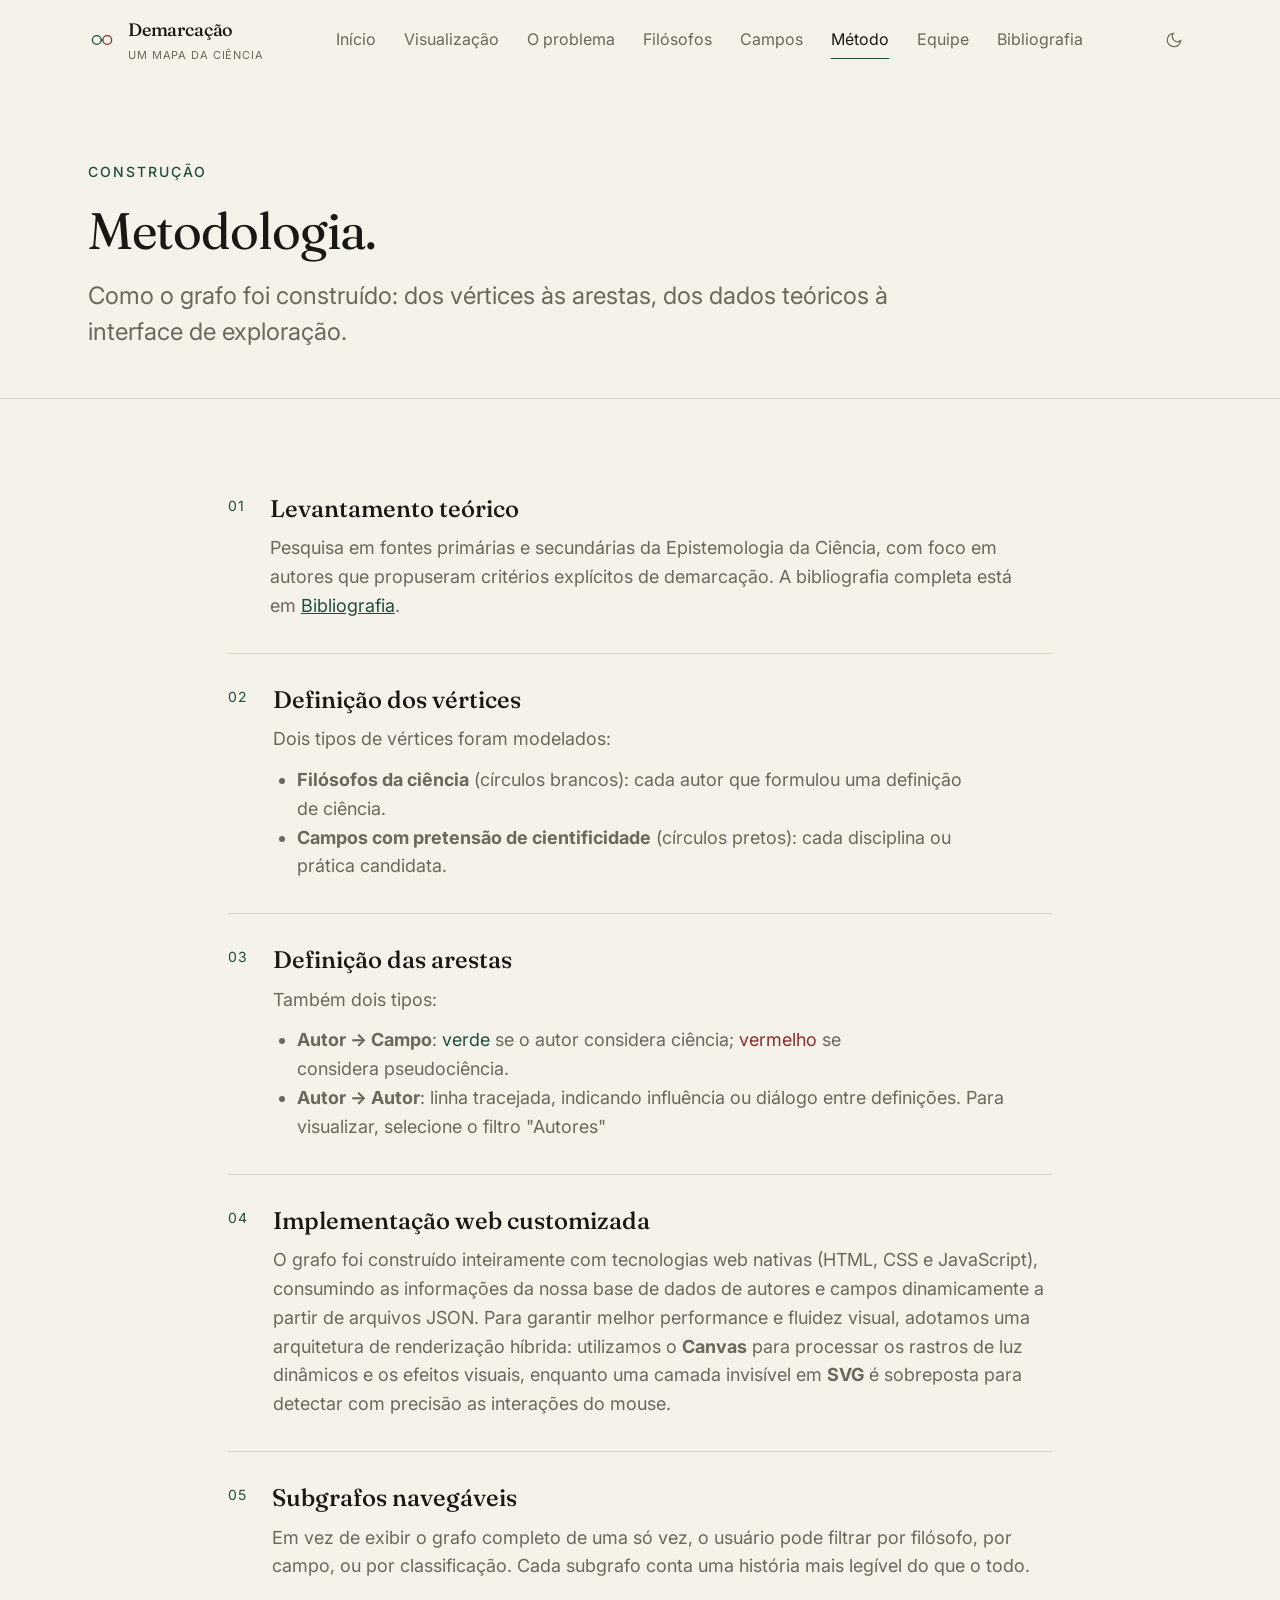
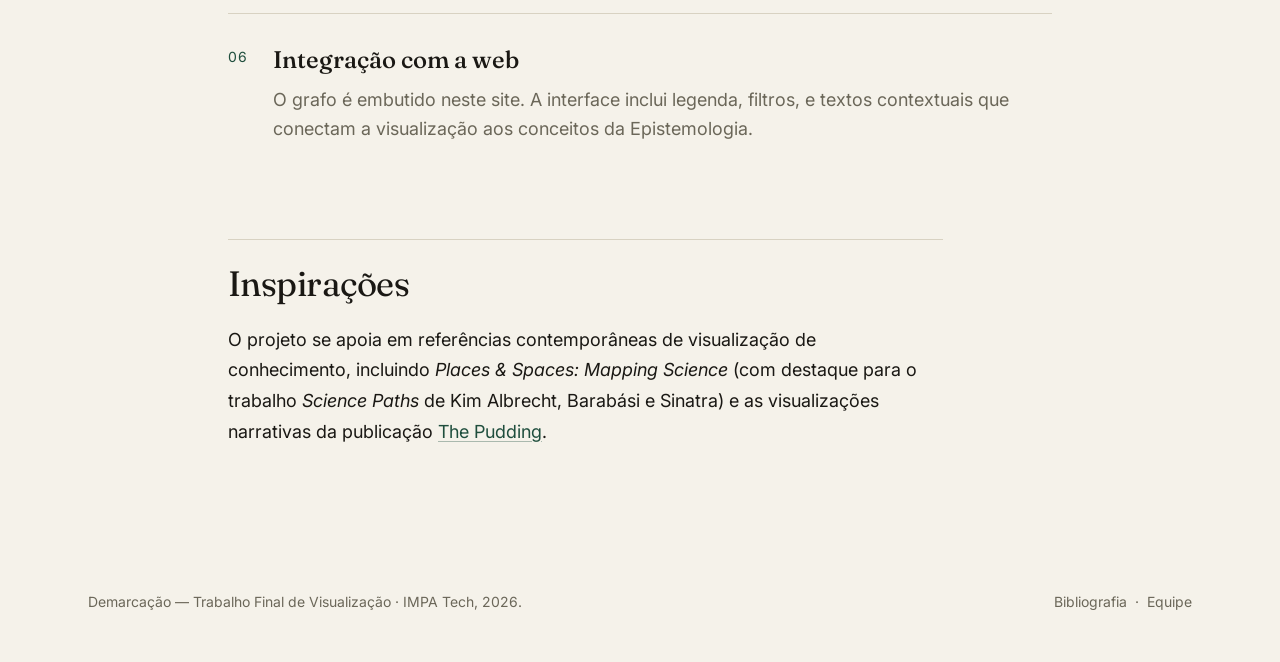
<file: metodologia.html>
<!DOCTYPE html>
<html lang="pt-BR">
<head>
  <meta charset="UTF-8" />
  <meta name="viewport" content="width=device-width, initial-scale=1" />
  <meta name="theme-color" content="#1F4E3D" />
  <title>Metodologia — Demarcação · IMPA Tech</title>
  <meta name="description" content="Como o grafo foi construído: vértices, arestas, ferramentas e processo." />
  
  <link rel="preconnect" href="https://fonts.googleapis.com" />
  <link rel="preconnect" href="https://fonts.gstatic.com" crossorigin />
  <link href="https://fonts.googleapis.com/css2?family=Fraunces:ital,opsz,wght@0,9..144,300..600;1,9..144,300..500&family=Inter:wght@400;500;600&family=JetBrains+Mono:wght@400;500&display=swap" rel="stylesheet" />
  
  <link rel="stylesheet" href="css/base.css" />
  <link rel="stylesheet" href="css/style.css" />
  <link rel="icon" type="image/svg+xml" href="assets/favicon.svg" />
</head>
<body>
<header class="site-header">
  <div class="container site-header__inner">
    <a href="index.html" class="brand" aria-label="Demarcação — voltar à home">
      <svg class="brand__mark" viewBox="0 0 32 32" fill="none" aria-hidden="true">
        <circle cx="10" cy="16" r="5" stroke="currentColor" stroke-width="1.5" fill="none"/>
        <circle cx="22" cy="16" r="5" stroke="#8B2C2C" stroke-width="1.5" fill="none"/>
        <line x1="15" y1="16" x2="17" y2="16" stroke="currentColor" stroke-width="1.5"/>
      </svg>
      <span>
        <span class="brand__name">Demarcação</span>
        <span class="brand__sub">Um mapa da ciência</span>
      </span>
    </a>
    <nav class="nav" data-nav aria-label="Navegação principal">
      <a href="index.html">Início</a>
      <a href="visualizacao.html">Visualização</a>
      <a href="problema.html">O problema</a>
      <a href="filosofos.html">Filósofos</a>
      <a href="campos.html">Campos</a>
      <a href="metodologia.html" aria-current="page">Método</a>
      <a href="equipe.html">Equipe</a>
      <a href="bibliografia.html">Bibliografia</a>
    </nav>
    <button class="theme-toggle" data-theme-toggle aria-label="Alternar tema"></button>
    <button class="nav-toggle" data-nav-toggle aria-label="Abrir menu" aria-expanded="false">
      <svg width="20" height="20" viewBox="0 0 24 24" fill="none" stroke="currentColor" stroke-width="1.6"><line x1="3" y1="7" x2="21" y2="7"/><line x1="3" y1="17" x2="21" y2="17"/></svg>
    </button>
  </div>
</header>

<main>
  <section class="page-header">
    <div class="container">
      <p class="page-header__kicker">Construção</p>
      <h1 class="page-header__title">Metodologia.</h1>
      <p class="page-header__lede">
        Como o grafo foi construído: dos vértices às arestas, dos dados teóricos à interface de exploração.
      </p>
    </div>
  </section>

  <section>
    <div class="container container--default">
      <div class="steps">
        <div class="step">
          <p class="step__num"></p>
          <div>
            <h2 class="step__title">Levantamento teórico</h2>
            <p class="step__body">
              Pesquisa em fontes primárias e secundárias da Epistemologia da Ciência, com foco em autores que
              propuseram critérios explícitos de demarcação. A bibliografia completa está em
              <a href="bibliografia.html" style="color: var(--color-primary);">Bibliografia</a>.
            </p>
          </div>
        </div>

        <div class="step">
          <p class="step__num"></p>
          <div>
            <h2 class="step__title">Definição dos vértices</h2>
            <p class="step__body">
              Dois tipos de vértices foram modelados:
            </p>
            <ul style="margin-top: var(--space-3); padding-left: var(--space-6); color: var(--color-text-muted);">
              <li><strong>Filósofos da ciência</strong> (círculos brancos): cada autor que formulou uma definição de ciência.</li>
              <li><strong>Campos com pretensão de cientificidade</strong> (círculos pretos): cada disciplina ou prática candidata.</li>
            </ul>
          </div>
        </div>

        <div class="step">
          <p class="step__num"></p>
          <div>
            <h2 class="step__title">Definição das arestas</h2>
            <p class="step__body">
              Também dois tipos:
            </p>
            <ul style="margin-top: var(--space-3); padding-left: var(--space-6); color: var(--color-text-muted);">
              <li><strong>Autor → Campo</strong>: <span style="color: var(--color-primary);">verde</span> se o autor considera ciência;
                <span style="color: var(--color-accent);">vermelho</span> se considera pseudociência.</li>
              <li><strong>Autor → Autor</strong>: linha tracejada, indicando influência ou diálogo entre definições. Para visualizar, selecione o filtro "Autores"</li>
            </ul>
          </div>
        </div>

        <div class="step">
          <p class="step__num"></p>
          <div>
            <h2 class="step__title">Implementação web customizada</h2>
            <p class="step__body">
              O grafo foi construído inteiramente com tecnologias web nativas (HTML, CSS e JavaScript), consumindo as informações da nossa base de dados de autores e campos dinamicamente a partir de arquivos JSON. 
              Para garantir melhor performance e fluidez visual, adotamos uma arquitetura de renderização híbrida: utilizamos o <strong>Canvas</strong> para processar os rastros de luz dinâmicos e os efeitos visuais, enquanto uma camada invisível em <strong>SVG</strong> é sobreposta para detectar com precisão as interações do mouse. 
            </p>
          </div>
        </div>

        <div class="step">
          <p class="step__num"></p>
          <div>
            <h2 class="step__title">Subgrafos navegáveis</h2>
            <p class="step__body">
              Em vez de exibir o grafo completo de uma só vez, o usuário pode filtrar por filósofo, por campo, ou
              por classificação. Cada subgrafo conta uma história mais legível do que o todo.
            </p>
          </div>
        </div>

        <div class="step">
          <p class="step__num"></p>
          <div>
            <h2 class="step__title">Integração com a web</h2>
            <p class="step__body">
              O grafo é embutido neste site. A interface inclui legenda, filtros, e textos contextuais que conectam
              a visualização aos conceitos da Epistemologia.
            </p>
          </div>
        </div>
      </div>

      <div class="prose" style="margin-top: var(--space-16);">
        <h2>Inspirações</h2>
        <p>
          O projeto se apoia em referências contemporâneas de visualização de conhecimento, incluindo
          <em>Places & Spaces: Mapping Science</em> (com destaque para o trabalho <em>Science Paths</em> de
          Kim Albrecht, Barabási e Sinatra) e as visualizações narrativas da publicação
          <a href="https://pudding.cool/" target="_blank" rel="noopener noreferrer">The Pudding</a>.
        </p>
      </div>
    </div>
  </section>
</main>

<footer class="site-footer">
  <div class="container site-footer__inner">
    <div>Demarcação — Trabalho Final de Visualização · IMPA Tech, 2026.</div>
    <div>
      <a href="bibliografia.html">Bibliografia</a> &nbsp;·&nbsp;
      <a href="equipe.html">Equipe</a>
    </div>
  </div>
</footer>

<script src="js/app.js" defer></script>
</body>
</html>
</file>
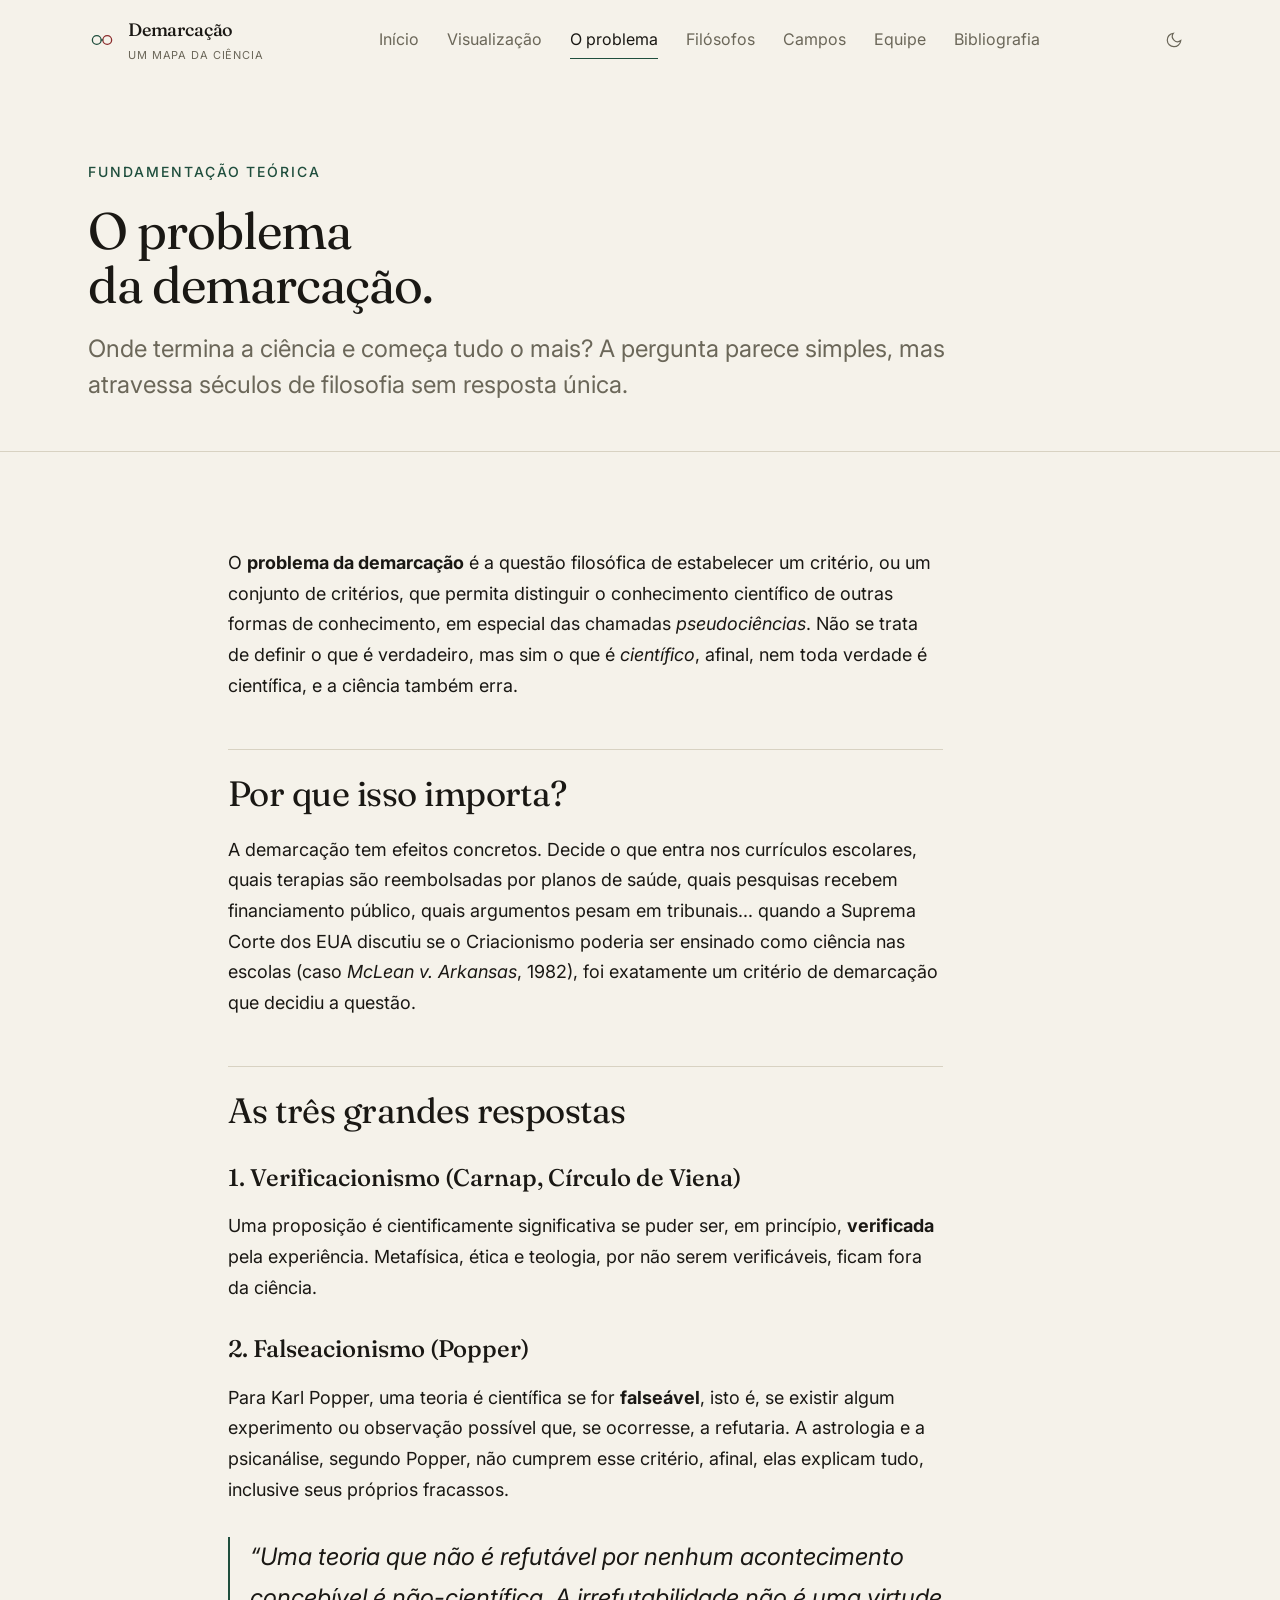
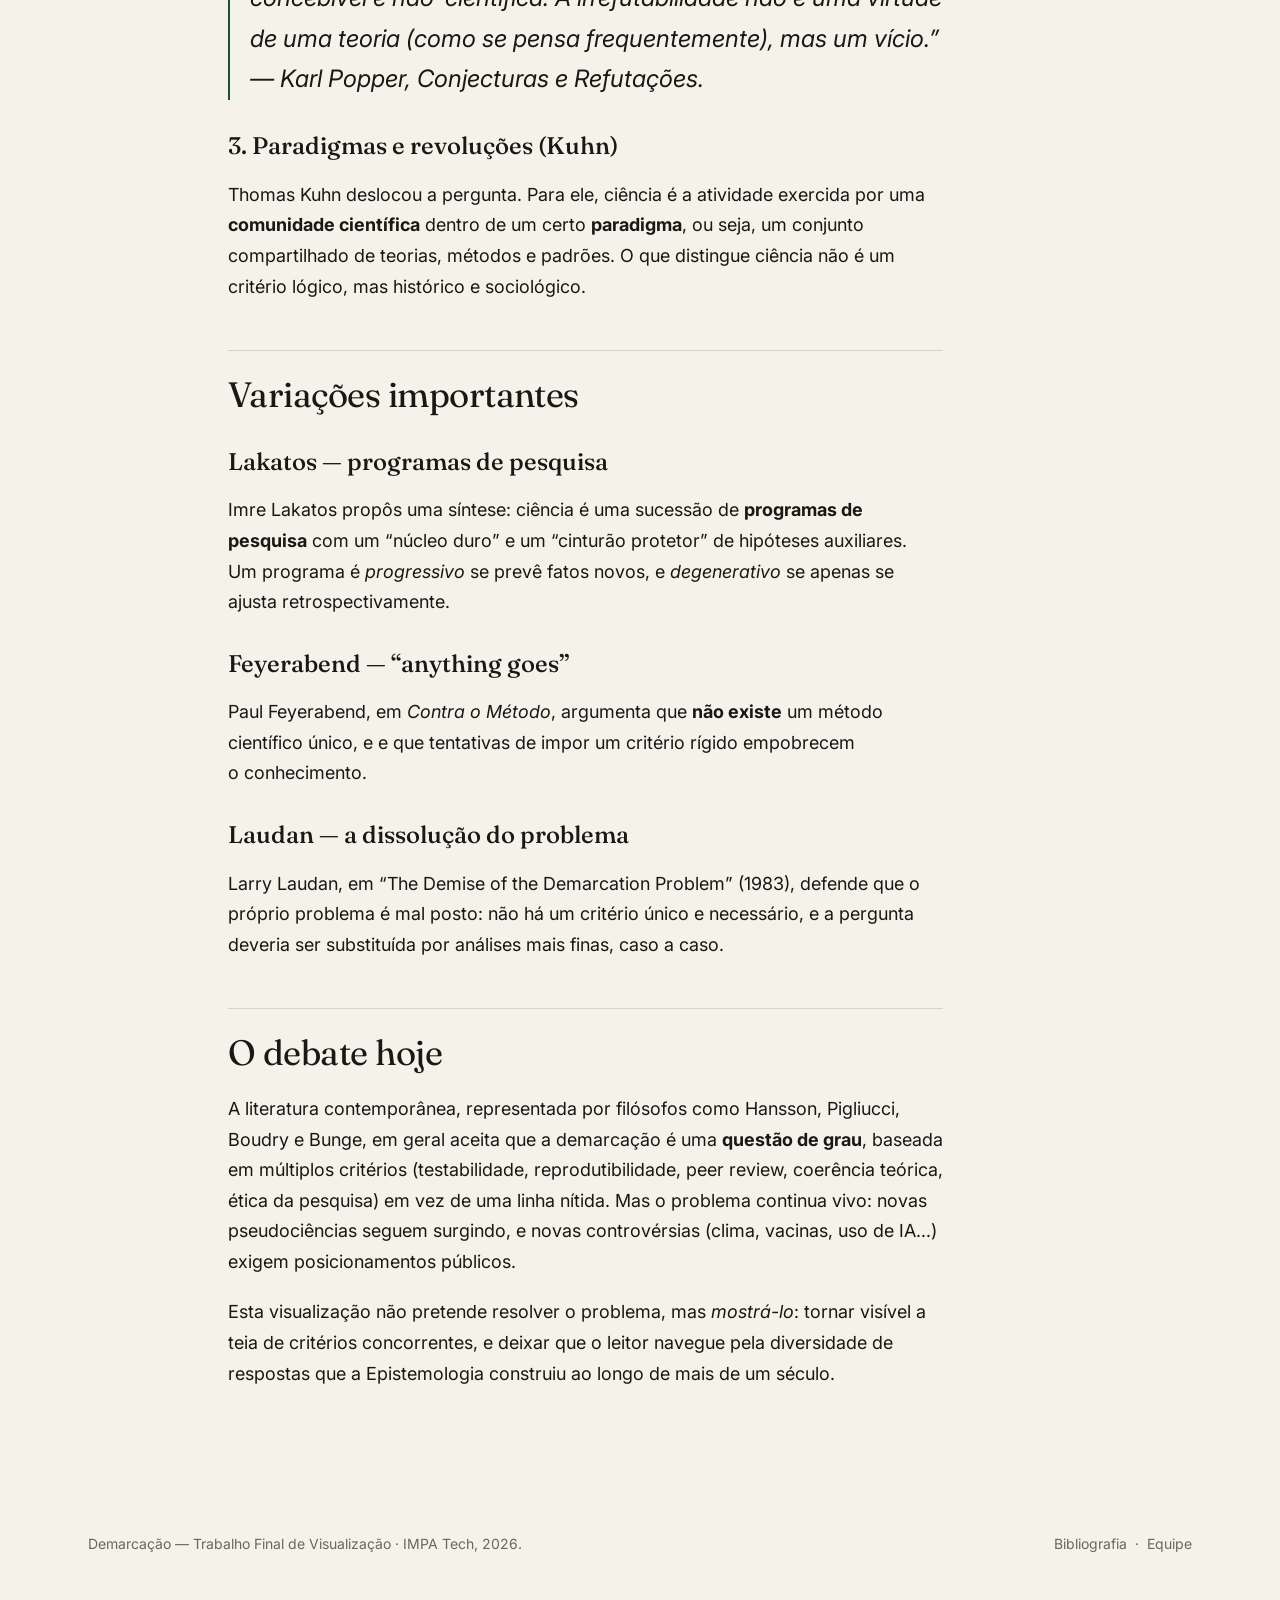
<file: problema.html>
<!DOCTYPE html>
<html lang="pt-BR">
<head>
  <meta charset="UTF-8" />
  <meta name="viewport" content="width=device-width, initial-scale=1" />
  <meta name="theme-color" content="#1F4E3D" />
  <title>O problema da demarcação — Demarcação · IMPA Tech</title>
  <meta name="description" content="Fundamentação teórica do problema da demarcação na Epistemologia da Ciência." />
  
  <link rel="preconnect" href="https://fonts.googleapis.com" />
  <link rel="preconnect" href="https://fonts.gstatic.com" crossorigin />
  <link href="https://fonts.googleapis.com/css2?family=Fraunces:ital,opsz,wght@0,9..144,300..600;1,9..144,300..500&family=Inter:wght@400;500;600&family=JetBrains+Mono:wght@400;500&display=swap" rel="stylesheet" />
  
  <link rel="stylesheet" href="css/base.css" />
  <link rel="stylesheet" href="css/style.css" />
  <link rel="icon" type="image/svg+xml" href="assets/favicon.svg" />
</head>
<body>
<header class="site-header">
  <div class="container site-header__inner">
    <a href="index.html" class="brand" aria-label="Demarcação — voltar à home">
      <svg class="brand__mark" viewBox="0 0 32 32" fill="none" aria-hidden="true">
        <circle cx="10" cy="16" r="5" stroke="currentColor" stroke-width="1.5" fill="none"/>
        <circle cx="22" cy="16" r="5" stroke="#8B2C2C" stroke-width="1.5" fill="none"/>
        <line x1="15" y1="16" x2="17" y2="16" stroke="currentColor" stroke-width="1.5"/>
      </svg>
      <span>
        <span class="brand__name">Demarcação</span>
        <span class="brand__sub">Um mapa da ciência</span>
      </span>
    </a>
    <nav class="nav" data-nav aria-label="Navegação principal">
      <a href="index.html">Início</a>
      <a href="visualizacao.html">Visualização</a>
      <a href="problema.html" aria-current="page">O problema</a>
      <a href="filosofos.html">Filósofos</a>
      <a href="campos.html">Campos</a>
      <!--<a href="metodologia.html">Método</a-->
      <a href="equipe.html">Equipe</a>
      <a href="bibliografia.html">Bibliografia</a>
    </nav>
    <button class="theme-toggle" data-theme-toggle aria-label="Alternar tema"></button>
    <button class="nav-toggle" data-nav-toggle aria-label="Abrir menu" aria-expanded="false">
      <svg width="20" height="20" viewBox="0 0 24 24" fill="none" stroke="currentColor" stroke-width="1.6"><line x1="3" y1="7" x2="21" y2="7"/><line x1="3" y1="17" x2="21" y2="17"/></svg>
    </button>
  </div>
</header>

<main>
  <section class="page-header">
    <div class="container">
      <p class="page-header__kicker">Fundamentação teórica</p>
      <h1 class="page-header__title">O problema da demarcação.</h1>
      <p class="page-header__lede">
        Onde termina a ciência e começa tudo o mais? A pergunta parece simples, mas atravessa séculos de filosofia sem resposta única.
      </p>
    </div>
  </section>

  <section>
    <div class="container container--default">
      <div class="prose">
        <p>
          O <strong>problema da demarcação</strong> é a questão filosófica de estabelecer um critério, ou um conjunto de critérios,
          que permita distinguir o conhecimento científico de outras formas de conhecimento, em especial das chamadas <em>pseudociências</em>.
          Não se trata de definir o que é verdadeiro, mas sim o que é <em>científico</em>, afinal, nem toda verdade é científica, e a ciência também erra.
        </p>

        <h2>Por que isso importa?</h2>
        <p>
          A demarcação tem efeitos concretos. Decide o que entra nos currículos escolares, quais terapias são reembolsadas por planos de saúde,
          quais pesquisas recebem financiamento público, quais argumentos pesam em tribunais... quando a Suprema Corte dos EUA discutiu se o
          Criacionismo poderia ser ensinado como ciência nas escolas (caso <em>McLean v. Arkansas</em>, 1982), foi exatamente um critério de
          demarcação que decidiu a questão.
        </p>

        <h2>As três grandes respostas</h2>

        <h3>1. Verificacionismo (Carnap, Círculo de Viena)</h3>
        <p>
          Uma proposição é cientificamente significativa se puder ser, em princípio, <strong>verificada</strong> pela experiência.
          Metafísica, ética e teologia, por não serem verificáveis, ficam fora da ciência.
        </p>

        <h3>2. Falseacionismo (Popper)</h3>
        <p>
          Para Karl Popper, uma teoria é científica se for <strong>falseável</strong>, isto é, se existir algum experimento ou observação possível
          que, se ocorresse, a refutaria. A astrologia e a psicanálise, segundo Popper, não cumprem esse critério, afinal, elas explicam tudo,
          inclusive seus próprios fracassos.
        </p>
        <blockquote>
          “Uma teoria que não é refutável por nenhum acontecimento concebível é não-científica. A irrefutabilidade não é uma virtude
          de uma teoria (como se pensa frequentemente), mas um vício.” — Karl Popper, <em>Conjecturas e Refutações</em>.
        </blockquote>

        <h3>3. Paradigmas e revoluções (Kuhn)</h3>
        <p>
          Thomas Kuhn deslocou a pergunta. Para ele, ciência é a atividade exercida por uma <strong>comunidade científica</strong> dentro
          de um certo <strong>paradigma</strong>, ou seja, um conjunto compartilhado de teorias, métodos e padrões. O que distingue ciência não é um
          critério lógico, mas histórico e sociológico.
        </p>

        <h2>Variações importantes</h2>

        <h3>Lakatos — programas de pesquisa</h3>
        <p>
          Imre Lakatos propôs uma síntese: ciência é uma sucessão de <strong>programas de pesquisa</strong> com um “núcleo duro” e um
          “cinturão protetor” de hipóteses auxiliares. Um programa é <em>progressivo</em> se prevê fatos novos, e <em>degenerativo</em>
          se apenas se ajusta retrospectivamente.
        </p>

        <h3>Feyerabend — “anything goes”</h3>
        <p>
          Paul Feyerabend, em <em>Contra o Método</em>, argumenta que <strong>não existe</strong> um método científico único, e e que tentativas
          de impor um critério rígido empobrecem o conhecimento.
        </p>

        <h3>Laudan — a dissolução do problema</h3>
        <p>
          Larry Laudan, em “The Demise of the Demarcation Problem” (1983), defende que o próprio problema é mal posto: não há um critério
          único e necessário, e a pergunta deveria ser substituída por análises mais finas, caso a caso.
        </p>

        <h2>O debate hoje</h2>
        <p>
          A literatura contemporânea, representada por filósofos como Hansson, Pigliucci, Boudry e Bunge, em geral aceita que a demarcação é uma <strong>questão de grau</strong>,
          baseada em múltiplos critérios (testabilidade, reprodutibilidade, peer review, coerência teórica, ética da pesquisa) em vez de uma
          linha nítida. Mas o problema continua vivo: novas pseudociências seguem surgindo, e novas controvérsias (clima, vacinas, uso de IA...) exigem
          posicionamentos públicos.
        </p>
        <p>
          Esta visualização não pretende resolver o problema, mas <em>mostrá-lo</em>: tornar visível a teia de critérios concorrentes, e
          deixar que o leitor navegue pela diversidade de respostas que a Epistemologia construiu ao longo de mais de um século.
        </p>
      </div>
    </div>
  </section>
</main>

<footer class="site-footer">
  <div class="container site-footer__inner">
    <div>Demarcação — Trabalho Final de Visualização · IMPA Tech, 2026.</div>
    <div>
      <a href="bibliografia.html">Bibliografia</a> &nbsp;·&nbsp;
      <a href="equipe.html">Equipe</a>
    </div>
  </div>
</footer>

<script src="js/app.js" defer></script>
</body>
</html>
</file>
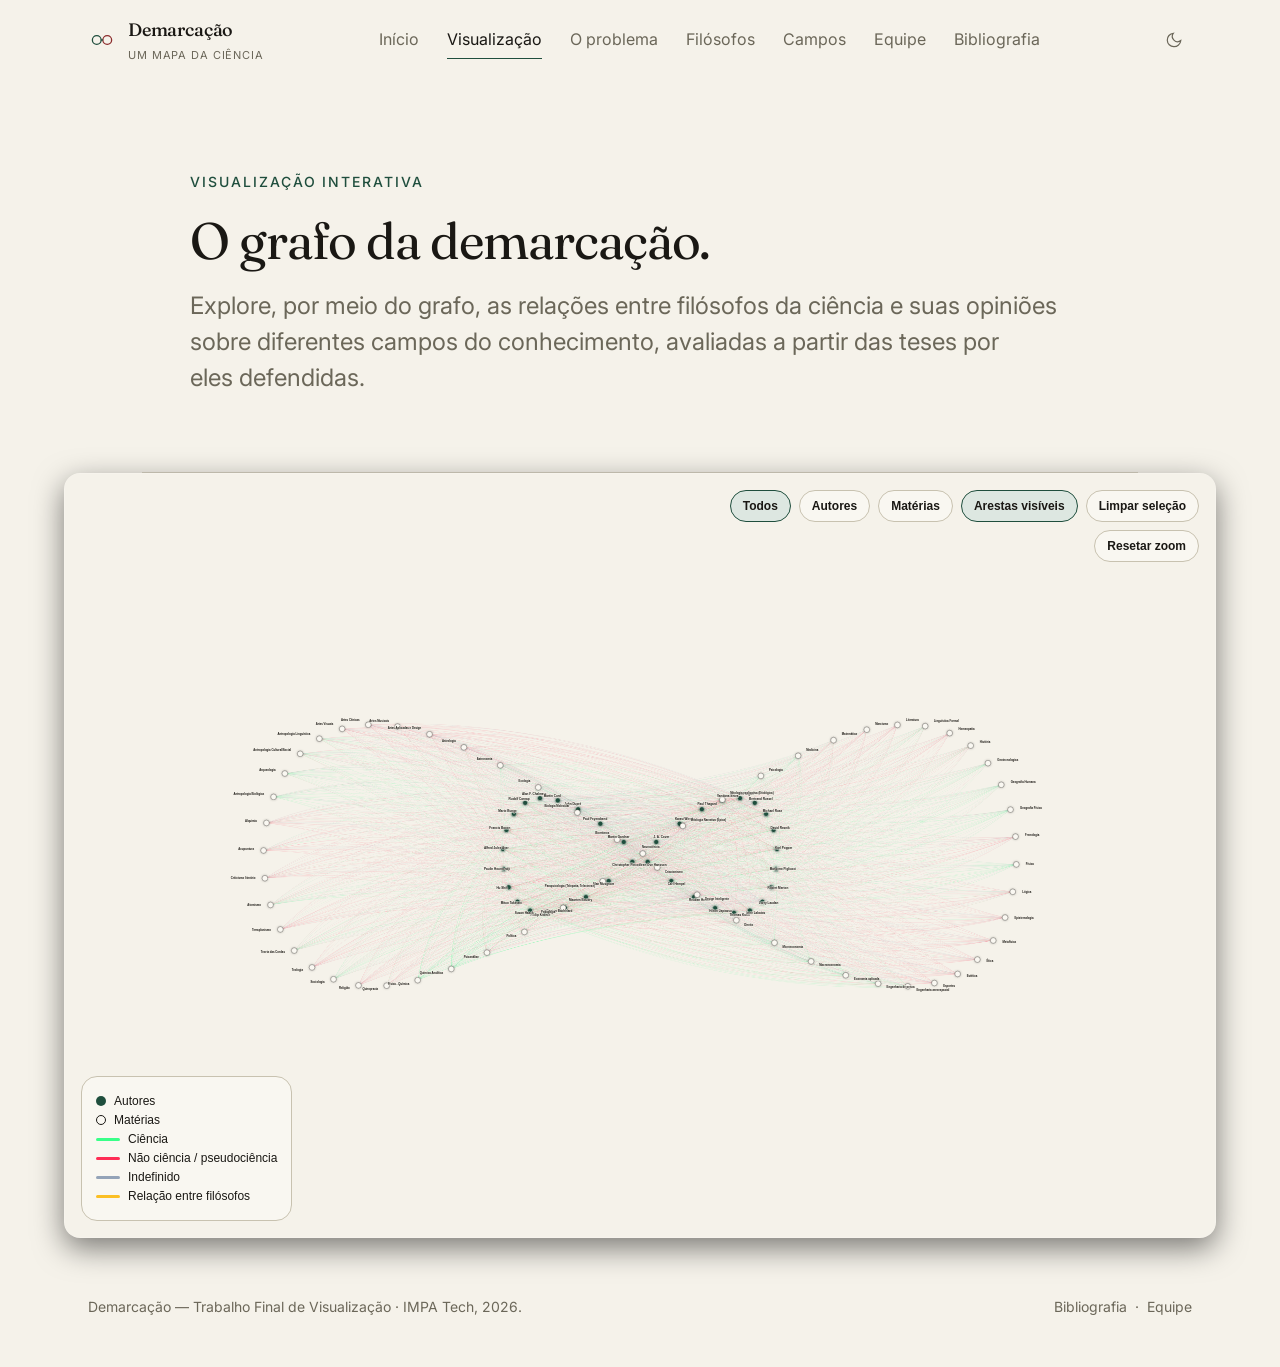
<file: visualizacao.html>
<!DOCTYPE html>
<html lang="pt-BR">
<head>
  <meta charset="UTF-8" />
  <meta name="viewport" content="width=device-width, initial-scale=1" />
  <meta name="theme-color" content="#1F4E3D" />
  <title>Visualização — Demarcação · IMPA Tech</title>
  
  <link rel="preconnect" href="https://fonts.googleapis.com" />
  <link rel="preconnect" href="https://fonts.gstatic.com" crossorigin />
  <link href="https://fonts.googleapis.com/css2?family=Fraunces:ital,opsz,wght@0,9..144,300..600;1,9..144,300..500&family=Inter:wght@400;500;600&family=JetBrains+Mono:wght@400;500&display=swap" rel="stylesheet" />
  
  <link rel="stylesheet" href="css/base.css" />
  <link rel="stylesheet" href="css/style.css" />
  <link rel="icon" type="image/svg+xml" href="assets/favicon.svg" />

  <style>
    /* Estilos específicos para prender o grafo debaixo do menu */
    body, html {
      height: 100%;
      margin: 0;
      background-color: var(--color-bg);
    }
    
    .viz-page-container {
      padding-top: 10px;
      padding-bottom: 10px; /* espaço entre o grafo e o rodape */
      min-height: 100vh; /* Garante que a página tenha no mínimo o tamanho da tela */
      height: auto; /* ajusta o tamanhod a pag de acordo com o grafo */
      display: flex;
      flex-direction: column;
      align-items: center; /* deixa o grafo no centro */
      box-sizing: border-box;
    }

    .graph-window {
      width: 90%; /* Mantém a largura expandida */
      max-width: none; 
      
      min-height: 700px; /* Garante que o grafo terá sempre, pelo menos, 700px de altura */
      height: 85vh; /* Tenta usar 85% do ecrã, mas nunca será menor que os 700px definidos acima */
      
      border: 1px solid rgba(255, 255, 255, 0.15);
      border-radius: 16px;
      overflow: hidden;
      background: var(--color-bg);
      box-shadow: 0 10px 30px rgba(0, 0, 0, 0.5);
    }

    iframe {
      width: 100%;
      height: 100%;
      border: none;
    }
  </style>
</head>
<body>

<header class="site-header">
  <div class="container site-header__inner">
    <a href="index.html" class="brand" aria-label="Demarcação — voltar à home">
      <svg class="brand__mark" viewBox="0 0 32 32" fill="none" aria-hidden="true">
        <circle cx="10" cy="16" r="5" stroke="currentColor" stroke-width="1.5" fill="none"/>
        <circle cx="22" cy="16" r="5" stroke="#8B2C2C" stroke-width="1.5" fill="none"/>
        <line x1="15" y1="16" x2="17" y2="16" stroke="currentColor" stroke-width="1.5"/>
      </svg>
      <span>
        <span class="brand__name">Demarcação</span>
        <span class="brand__sub">Um mapa da ciência</span>
      </span>
    </a>
    
    <nav class="nav" data-nav aria-label="Navegação principal">
      <a href="index.html">Início</a>
      <a href="visualizacao.html" aria-current="page">Visualização</a>
      <a href="problema.html">O problema</a>
      <a href="filosofos.html">Filósofos</a>
      <a href="campos.html">Campos</a>
      <!--<a href="metodologia.html">Método</a>-->
      <a href="equipe.html">Equipe</a>
      <a href="bibliografia.html">Bibliografia</a>
    </nav>
    
    <button class="theme-toggle" data-theme-toggle aria-label="Alternar tema"></button>
    <button class="nav-toggle" data-nav-toggle aria-label="Abrir menu" aria-expanded="false">
      <svg width="20" height="20" viewBox="0 0 24 24" fill="none" stroke="currentColor" stroke-width="1.6"><line x1="3" y1="7" x2="21" y2="7"/><line x1="3" y1="17" x2="21" y2="17"/></svg>
    </button>
  </div>
</header>

<main class="viz-page-container">

  <section class="page-header">
      <div class="container">
        <p class="page-header__kicker">Visualização interativa</p>
        <h1 class="page-header__title">O grafo da demarcação.</h1>
        <p class="page-header__lede">
          Explore, por meio do grafo, as relações entre filósofos da ciência e suas opiniões sobre diferentes campos do conhecimento, avaliadas a partir das teses por eles defendidas. 
        </p>
        <br>

      </div>
    </section>

  <div class="graph-window">
    <iframe src="grafo.html" title="Visualização Interativa do Grafo"></iframe>
  </div>
</main>

<footer class="site-footer">
  <div class="container site-footer__inner">
    <div>Demarcação — Trabalho Final de Visualização · IMPA Tech, 2026.</div>
    <div>
      <a href="./bibliografia.html">Bibliografia</a> &nbsp;·&nbsp;
      <a href="./equipe.html">Equipe</a>
    </div>
  </div>
</footer>

<script src="js/app.js" defer></script>
</body>
</html>
</file>
<file: css/base.css>
/* base.css */
*, *::before, *::after { box-sizing: border-box; margin: 0; padding: 0; }

html {
  -moz-text-size-adjust: none;
  -webkit-text-size-adjust: none;
  text-size-adjust: none;
  -webkit-font-smoothing: antialiased;
  -moz-osx-font-smoothing: grayscale;
  text-rendering: optimizeLegibility;
  scroll-behavior: smooth;
  hanging-punctuation: first last;
  scroll-padding-top: var(--space-16);
}

body {
  min-height: 100dvh;
  line-height: 1.6;
  font-family: var(--font-body, sans-serif);
  font-size: var(--text-base);
  color: var(--color-text);
  background-color: var(--color-bg);
}

img, picture, video, canvas, svg { display: block; max-width: 100%; height: auto; }
ul[role='list'], ol[role='list'] { list-style: none; }
input, button, textarea, select { font: inherit; color: inherit; }

h1, h2, h3, h4, h5, h6 { text-wrap: balance; line-height: 1.15; }
p, li, figcaption { text-wrap: pretty; max-width: 72ch; }

::selection { background: oklch(from var(--color-primary) l c h / 0.25); color: var(--color-text); }

:focus-visible { outline: 2px solid var(--color-primary); outline-offset: 3px; border-radius: var(--radius-sm); }

@media (prefers-reduced-motion: reduce) {
  *, *::before, *::after {
    animation-duration: 0.01ms !important;
    animation-iteration-count: 1 !important;
    transition-duration: 0.01ms !important;
    scroll-behavior: auto !important;
  }
}

button { cursor: pointer; background: none; border: none; }
table { border-collapse: collapse; width: 100%; }

a, button, [role='button'], [role='link'], input, textarea, select {
  transition:
    color var(--transition-interactive),
    background var(--transition-interactive),
    border-color var(--transition-interactive),
    box-shadow var(--transition-interactive);
}

.sr-only {
  position: absolute; width: 1px; height: 1px; padding: 0; margin: -1px;
  overflow: hidden; clip: rect(0, 0, 0, 0); white-space: nowrap; border-width: 0;
}
</file>
<file: css/style.css>
/* ============================================================
   DEMARCAÇÃO — Trabalho Final de Visualização, IMPA Tech 2026
   Estilo: acadêmico-editorial, inspirado em The Pudding e Kim Albrecht
   ============================================================ */

:root, [data-theme='light'] {
  /* Fluid type scale */
  --text-xs: clamp(0.75rem, 0.7rem + 0.25vw, 0.875rem);
  --text-sm: clamp(0.875rem, 0.8rem + 0.35vw, 1rem);
  --text-base: clamp(1rem, 0.95rem + 0.25vw, 1.125rem);
  --text-lg: clamp(1.125rem, 1rem + 0.75vw, 1.5rem);
  --text-xl: clamp(1.5rem, 1.2rem + 1.25vw, 2.25rem);
  --text-2xl: clamp(2rem, 1.2rem + 2.5vw, 3.5rem);
  --text-3xl: clamp(2.5rem, 1rem + 4vw, 5rem);
  --text-hero: clamp(3rem, 0.5rem + 7vw, 7rem);

  /* Spacing */
  --space-1: 0.25rem; --space-2: 0.5rem; --space-3: 0.75rem;
  --space-4: 1rem; --space-5: 1.25rem; --space-6: 1.5rem;
  --space-8: 2rem; --space-10: 2.5rem; --space-12: 3rem;
  --space-16: 4rem; --space-20: 5rem; --space-24: 6rem; --space-32: 8rem;

  /* Surfaces — papel claro, ligeiramente quente (paper-like) */
  --color-bg: #F5F2EA;
  --color-surface: #FAF8F2;
  --color-surface-2: #FDFCF8;
  --color-surface-offset: #EDE9DE;
  --color-divider: #D8D2C2;
  --color-border: #C8C2B0;

  /* Texto — preto suave, tom acadêmico */
  --color-text: #1A1814;
  --color-text-muted: #6B6759;
  --color-text-faint: #A8A496;
  --color-text-inverse: #FAF8F2;

  /* Acentos: a paleta do próprio grafo — verde = ciência, vermelho = pseudociência */
  --color-primary: #1F4E3D;          /* verde-acadêmico profundo (ciência) */
  --color-primary-hover: #16382B;
  --color-primary-soft: #DDE7E1;

  --color-accent: #8B2C2C;           /* vermelho-vinho (pseudociência) */
  --color-accent-hover: #6C1F1F;
  --color-accent-soft: #EDDDD9;

  --color-neutral: #6B6759;          /* não-ciência / neutro */

  /* Radius */
  --radius-sm: 0.25rem;
  --radius-md: 0.5rem;
  --radius-lg: 0.75rem;
  --radius-xl: 1rem;
  --radius-full: 9999px;

  --transition-interactive: 180ms cubic-bezier(0.16, 1, 0.3, 1);

  --shadow-sm: 0 1px 2px oklch(0.2 0.01 80 / 0.06);
  --shadow-md: 0 4px 12px oklch(0.2 0.01 80 / 0.08);
  --shadow-lg: 0 12px 32px oklch(0.2 0.01 80 / 0.12);

  --content-narrow: 640px;
  --content-default: 920px;
  --content-wide: 1200px;

  --font-display: 'Fraunces', 'Iowan Old Style', Georgia, serif;
  --font-body: 'Inter', 'Helvetica Neue', system-ui, sans-serif;
  /* O grafo usa Inter; etiquetas e metadados acompanham a mesma família. */
  --font-mono: var(--font-body);
}

[data-theme='dark'] {
  --color-bg: #14130F;
  --color-surface: #1C1B17;
  --color-surface-2: #22211C;
  --color-surface-offset: #1A1915;
  --color-divider: #2E2C26;
  --color-border: #3B3932;

  --color-text: #E8E4D8;
  --color-text-muted: #8E8B7E;
  --color-text-faint: #5A574E;
  --color-text-inverse: #14130F;

  --color-primary: #6FB597;
  --color-primary-hover: #8DC6AB;
  --color-primary-soft: #2B3A33;

  --color-accent: #D88A8A;
  --color-accent-hover: #E6A0A0;
  --color-accent-soft: #3D2929;

  --color-neutral: #8E8B7E;

  --shadow-sm: 0 1px 2px oklch(0 0 0 / 0.2);
  --shadow-md: 0 4px 12px oklch(0 0 0 / 0.3);
  --shadow-lg: 0 12px 32px oklch(0 0 0 / 0.4);
}

@media (prefers-color-scheme: dark) {
  :root:not([data-theme]) {
    --color-bg: #14130F;
    --color-surface: #1C1B17;
    --color-surface-2: #22211C;
    --color-surface-offset: #1A1915;
    --color-divider: #2E2C26;
    --color-border: #3B3932;
    --color-text: #E8E4D8;
    --color-text-muted: #8E8B7E;
    --color-text-faint: #5A574E;
    --color-text-inverse: #14130F;
    --color-primary: #6FB597;
    --color-primary-hover: #8DC6AB;
    --color-primary-soft: #2B3A33;
    --color-accent: #D88A8A;
    --color-accent-hover: #E6A0A0;
    --color-accent-soft: #3D2929;
    --color-neutral: #8E8B7E;
  }
}

/* ============================================================
   LAYOUT BASICS
   ============================================================ */

body {
  background: var(--color-bg);
  color: var(--color-text);
}

.container {
  width: 100%;
  max-width: var(--content-wide);
  margin-inline: auto;
  padding-inline: clamp(var(--space-5), 4vw, var(--space-12));
}

.container--narrow { max-width: var(--content-narrow); }
.container--default { max-width: var(--content-default); }

main { display: block; }

section {
  padding-block: clamp(var(--space-12), 8vw, var(--space-24));
}

/* ============================================================
   HEADER
   ============================================================ */

.site-header {
  position: sticky;
  top: 0;
  z-index: 50;
  background: oklch(from var(--color-bg) l c h / 0.88);
  backdrop-filter: blur(12px);
  -webkit-backdrop-filter: blur(12px);
  border-bottom: 1px solid transparent;
  transition: border-color var(--transition-interactive);
}
.site-header.is-scrolled { border-bottom-color: var(--color-divider); }

.site-header__inner {
  display: flex;
  align-items: center;
  justify-content: space-between;
  gap: var(--space-6);
  padding-block: var(--space-4);
}

.brand {
  display: flex;
  align-items: center;
  gap: var(--space-3);
  text-decoration: none;
  color: var(--color-text);
}
.brand__mark { width: 28px; height: 28px; color: var(--color-primary); flex-shrink: 0; }
.brand__name {
  font-family: var(--font-display);
  font-size: var(--text-base);
  font-weight: 500;
  letter-spacing: -0.01em;
  line-height: 1.1;
}
.brand__sub {
  display: block;
  font-family: var(--font-body);
  font-size: 11px;
  font-weight: 400;
  letter-spacing: 0.08em;
  text-transform: uppercase;
  color: var(--color-text-muted);
  margin-top: 2px;
}

.nav {
  display: flex;
  align-items: center;
  gap: var(--space-1);
}
.nav a {
  font-size: var(--text-sm);
  color: var(--color-text-muted);
  text-decoration: none;
  padding: var(--space-2) var(--space-3);
  border-radius: var(--radius-sm);
  position: relative;
}
.nav a:hover { color: var(--color-text); }
.nav a[aria-current='page'] { color: var(--color-text); }
.nav a[aria-current='page']::after {
  content: '';
  position: absolute;
  left: var(--space-3);
  right: var(--space-3);
  bottom: 2px;
  height: 1px;
  background: var(--color-primary);
}

.theme-toggle {
  width: 36px; height: 36px;
  display: inline-flex; align-items: center; justify-content: center;
  border-radius: var(--radius-full);
  color: var(--color-text-muted);
}
.theme-toggle:hover { color: var(--color-text); background: var(--color-surface-offset); }

.nav-toggle {
  display: none;
  width: 36px; height: 36px;
  align-items: center; justify-content: center;
  border-radius: var(--radius-sm);
  color: var(--color-text);
}

@media (max-width: 820px) {
  .nav {
    position: absolute;
    top: 100%;
    right: var(--space-5);
    left: var(--space-5);
    flex-direction: column;
    align-items: stretch;
    gap: 0;
    padding: var(--space-3);
    background: var(--color-surface);
    border: 1px solid var(--color-border);
    border-radius: var(--radius-md);
    box-shadow: var(--shadow-md);
    display: none;
  }
  .nav.is-open { display: flex; }
  .nav a { padding: var(--space-3); }
  .nav a[aria-current='page']::after { display: none; }
  .nav-toggle { display: inline-flex; }
}

/* ============================================================
   HERO (HOME)
   ============================================================ */

.hero {
  padding-block: clamp(var(--space-16), 12vw, var(--space-32));
  position: relative;
  overflow: hidden;
}

.hero__eyebrow {
  font-family: var(--font-body);
  font-size: var(--text-xs);
  font-weight: 500;
  letter-spacing: 0.14em;
  text-transform: uppercase;
  color: var(--color-text-muted);
  margin-bottom: var(--space-6);
  display: inline-flex;
  align-items: center;
  gap: var(--space-3);
}
.hero__eyebrow::before {
  content: '';
  width: 28px;
  height: 1px;
  background: var(--color-primary);
}

.hero__title {
  font-family: var(--font-display);
  font-size: var(--text-hero);
  font-weight: 400;
  letter-spacing: -0.015em;
  line-height: 1.02;
  max-width: 14ch;
  margin-bottom: var(--space-8);
  font-feature-settings: 'liga' 0, 'dlig' 0;
  font-variant-ligatures: none;
}
.hero__title em {
  font-style: italic;
  color: var(--color-primary);
}

.hero__lede {
  font-size: var(--text-lg);
  line-height: 1.5;
  color: var(--color-text-muted);
  max-width: 56ch;
  margin-bottom: var(--space-10);
}

.hero__actions {
  display: flex;
  flex-wrap: wrap;
  gap: var(--space-3);
}

.btn {
  display: inline-flex;
  align-items: center;
  gap: var(--space-2);
  padding: var(--space-3) var(--space-5);
  font-size: var(--text-sm);
  font-weight: 500;
  text-decoration: none;
  border-radius: var(--radius-sm);
  border: 1px solid transparent;
  white-space: nowrap;
}
.btn--primary {
  background: var(--color-primary);
  color: var(--color-text-inverse);
}
.btn--primary:hover { background: var(--color-primary-hover); }

.btn--ghost {
  background: transparent;
  color: var(--color-text);
  border-color: var(--color-border);
}
.btn--ghost:hover { background: var(--color-surface-offset); border-color: var(--color-text-muted); }

.btn .icon { width: 16px; height: 16px; }

/* ============================================================
   META BAR (info do trabalho)
   ============================================================ */

.meta-bar {
  border-block: 1px solid var(--color-divider);
  padding-block: var(--space-6);
  margin-top: var(--space-12);
}
.meta-bar__grid {
  display: grid;
  grid-template-columns: repeat(auto-fit, minmax(180px, 1fr));
  gap: var(--space-6);
}
.meta-bar__item dt {
  font-size: 11px;
  font-weight: 500;
  letter-spacing: 0.1em;
  text-transform: uppercase;
  color: var(--color-text-muted);
  margin-bottom: var(--space-1);
}
.meta-bar__item dd {
  font-family: var(--font-body);
  font-size: var(--text-base);
  color: var(--color-text);
}

/* ============================================================
   SECTION HEADER (compartilhado)
   ============================================================ */

.section-head {
  margin-bottom: var(--space-12);
  max-width: 60ch;
}
.section-head__kicker {
  font-size: var(--text-xs);
  font-weight: 500;
  letter-spacing: 0.14em;
  text-transform: uppercase;
  color: var(--color-primary);
  margin-bottom: var(--space-4);
  display: inline-flex;
  align-items: center;
  gap: var(--space-3);
}
.section-head__kicker::before {
  content: '';
  width: 20px;
  height: 1px;
  background: currentColor;
}
.section-head__title {
  font-family: var(--font-display);
  font-size: var(--text-2xl);
  font-weight: 400;
  letter-spacing: -0.02em;
  line-height: 1.05;
  margin-bottom: var(--space-5);
}
.section-head__lede {
  font-size: var(--text-base);
  color: var(--color-text-muted);
  line-height: 1.6;
}

/* ============================================================
   HOME — VISUALIZAÇÃO PREVIEW CARD
   ============================================================ */

.viz-preview {
  display: grid;
  grid-template-columns: 1fr 1.4fr;
  gap: var(--space-10);
  align-items: center;
  background: var(--color-surface);
  border: 1px solid var(--color-border);
  border-radius: var(--radius-lg);
  padding: clamp(var(--space-6), 4vw, var(--space-12));
}
@media (max-width: 820px) {
  .viz-preview { grid-template-columns: 1fr; }
}
.viz-preview__text h3 {
  font-family: var(--font-display);
  font-size: var(--text-xl);
  font-weight: 400;
  letter-spacing: -0.015em;
  margin-bottom: var(--space-4);
}
.viz-preview__text p {
  color: var(--color-text-muted);
  margin-bottom: var(--space-6);
}
.viz-preview__visual {
  aspect-ratio: 4 / 3;
  background: var(--color-surface-2);
  border: 1px solid var(--color-divider);
  border-radius: var(--radius-md);
  position: relative;
  overflow: hidden;
}

/* ============================================================
   FEATURES GRID (home)
   ============================================================ */

.feature-grid {
  display: grid;
  grid-template-columns: repeat(auto-fit, minmax(260px, 1fr));
  gap: var(--space-8);
}
.feature {
  padding-top: var(--space-6);
  border-top: 1px solid var(--color-divider);
}
.feature__num {
  font-family: var(--font-mono);
  font-size: var(--text-xs);
  color: var(--color-primary);
  letter-spacing: 0.05em;
  margin-bottom: var(--space-4);
}
.feature__title {
  font-family: var(--font-display);
  font-size: var(--text-lg);
  font-weight: 500;
  letter-spacing: -0.01em;
  margin-bottom: var(--space-3);
}
.feature__body {
  color: var(--color-text-muted);
  font-size: var(--text-sm);
  line-height: 1.6;
}

/* ============================================================
   PROSE (páginas de conteúdo longo)
   ============================================================ */

.prose {
  max-width: 65ch;
  font-size: var(--text-base);
  line-height: 1.7;
  color: var(--color-text);
}
.prose > * + * { margin-top: var(--space-5); }
.prose h2 {
  font-family: var(--font-display);
  font-size: var(--text-xl);
  font-weight: 400;
  letter-spacing: -0.015em;
  margin-top: var(--space-12) !important;
  margin-bottom: var(--space-4);
  padding-top: var(--space-6);
  border-top: 1px solid var(--color-divider);
}
.prose h3 {
  font-family: var(--font-display);
  font-size: var(--text-lg);
  font-weight: 500;
  margin-top: var(--space-8) !important;
  margin-bottom: var(--space-3);
}
.prose p { color: var(--color-text); }
.prose a {
  color: var(--color-primary);
  text-decoration: underline;
  text-decoration-color: oklch(from var(--color-primary) l c h / 0.35);
  text-underline-offset: 3px;
}
.prose a:hover { text-decoration-color: var(--color-primary); }
.prose blockquote {
  border-left: 2px solid var(--color-primary);
  padding-left: var(--space-5);
  font-family: var(--font-body);
  font-style: italic;
  font-size: var(--text-lg);
  color: var(--color-text);
  margin-block: var(--space-8) !important;
}
.prose ul, .prose ol { padding-left: var(--space-6); }
.prose li + li { margin-top: var(--space-2); }

/* ============================================================
   PAGE HEADER (páginas internas)
   ============================================================ */

.page-header {
  padding-block: clamp(var(--space-12), 8vw, var(--space-20)) var(--space-12);
  border-bottom: 1px solid var(--color-divider);
}
.page-header__kicker {
  font-size: var(--text-xs);
  font-weight: 500;
  letter-spacing: 0.14em;
  text-transform: uppercase;
  color: var(--color-primary);
  margin-bottom: var(--space-5);
}
.page-header__title {
  font-family: var(--font-display);
  font-size: var(--text-2xl);
  font-weight: 400;
  letter-spacing: -0.02em;
  line-height: 1.05;
  margin-bottom: var(--space-5);
  max-width: 18ch;
}
.page-header__lede {
  font-size: var(--text-lg);
  color: var(--color-text-muted);
  max-width: 60ch;
  line-height: 1.5;
}

/* ============================================================
   VISUALIZAÇÃO (página dedicada)
   ============================================================ */

.viz-stage {
  background: var(--color-surface-2);
  border-top: 1px solid var(--color-divider);
  border-bottom: 1px solid var(--color-divider);
  min-height: 70vh;
  position: relative;
}
.viz-frame {
  width: 100%;
  height: min(80vh, 820px);
  border: 0;
  display: block;
  background: var(--color-surface-2);
}

.viz-placeholder {
  display: flex;
  flex-direction: column;
  align-items: center;
  justify-content: center;
  text-align: center;
  padding: var(--space-16) var(--space-6);
  min-height: 70vh;
  gap: var(--space-6);
}
.viz-placeholder__icon {
  width: 64px; height: 64px;
  color: var(--color-primary);
  opacity: 0.7;
}
.viz-placeholder__title {
  font-family: var(--font-display);
  font-size: var(--text-xl);
  font-weight: 400;
}
.viz-placeholder__body {
  color: var(--color-text-muted);
  max-width: 50ch;
}

.viz-legend {
  display: flex;
  flex-wrap: wrap;
  gap: var(--space-6);
  padding-block: var(--space-6);
  font-size: var(--text-sm);
}
.viz-legend__item { display: inline-flex; align-items: center; gap: var(--space-2); }
.viz-legend__swatch { width: 14px; height: 14px; border-radius: var(--radius-full); flex-shrink: 0; }
.swatch--science { background: var(--color-primary); }
.swatch--pseudo { background: var(--color-accent); }
.swatch--neutral { background: var(--color-neutral); }
.swatch--edge-author {
  width: 22px; height: 2px;
  background: var(--color-text-muted);
  border-radius: 0;
}

/* ============================================================
   FILÓSOFOS — grid de cards
   ============================================================ */

.philosopher-grid {
  display: grid;
  grid-template-columns: repeat(auto-fit, minmax(280px, 1fr));
  gap: var(--space-6);
}
.philosopher {
  padding: var(--space-6);
  background: var(--color-surface);
  border: 1px solid var(--color-border);
  border-radius: var(--radius-md);
  display: flex;
  flex-direction: column;
  gap: var(--space-3);
}
.philosopher__years {
  font-family: var(--font-mono);
  font-size: var(--text-xs);
  color: var(--color-text-muted);
  letter-spacing: 0.05em;
}
.philosopher__name {
  font-family: var(--font-display);
  font-size: var(--text-lg);
  font-weight: 500;
  letter-spacing: -0.01em;
  line-height: 1.15;
}
.philosopher__concept {
  font-size: var(--text-xs);
  font-weight: 500;
  letter-spacing: 0.1em;
  text-transform: uppercase;
  color: var(--color-primary);
}
.philosopher__body {
  font-size: var(--text-sm);
  color: var(--color-text-muted);
  line-height: 1.6;
}

/* ============================================================
   CAMPOS — pill tags
   ============================================================ */

.fields-group {
  margin-top: var(--space-8);
}
.fields-group h3 {
  font-family: var(--font-display);
  font-size: var(--text-lg);
  font-weight: 500;
  margin-bottom: var(--space-5);
  display: flex;
  align-items: center;
  gap: var(--space-3);
}
.fields-group h3 .badge {
  width: 10px; height: 10px;
  border-radius: var(--radius-full);
  display: inline-block;
}
.fields {
  display: flex;
  flex-wrap: wrap;
  gap: var(--space-2);
}
.field {
  display: inline-flex;
  align-items: center;
  padding: var(--space-2) var(--space-4);
  font-size: var(--text-sm);
  border: 1px solid var(--color-border);
  border-radius: var(--radius-full);
  background: var(--color-surface);
  color: var(--color-text);
}
.field--science { border-color: var(--color-primary); color: var(--color-primary); background: var(--color-primary-soft); }
.field--pseudo { border-color: var(--color-accent); color: var(--color-accent); background: var(--color-accent-soft); }
.field--neutral { border-color: var(--color-border); color: var(--color-text-muted); }
.field--contested {
  border-color: var(--color-text-muted);
  color: var(--color-text);
  background: var(--color-surface-offset);
  background-image: repeating-linear-gradient(
    -45deg,
    transparent 0 6px,
    oklch(from var(--color-text-muted) l c h / 0.08) 6px 7px
  );
}

[data-theme='dark'] .field--science { color: var(--color-primary); background: oklch(from var(--color-primary) l c h / 0.12); }
[data-theme='dark'] .field--pseudo { color: var(--color-accent); background: oklch(from var(--color-accent) l c h / 0.12); }

/* ============================================================
   METODOLOGIA — steps
   ============================================================ */

.steps {
  display: grid;
  gap: var(--space-8);
  counter-reset: step;
}
.step {
  display: grid;
  grid-template-columns: auto 1fr;
  gap: var(--space-6);
  padding-bottom: var(--space-8);
  border-bottom: 1px solid var(--color-divider);
}
.step:last-child { border-bottom: 0; }
.step__num {
  counter-increment: step;
  font-family: var(--font-mono);
  font-size: var(--text-xs);
  color: var(--color-primary);
  letter-spacing: 0.1em;
}
.step__num::before { content: '0' counter(step); }
.step__title {
  font-family: var(--font-display);
  font-size: var(--text-lg);
  font-weight: 500;
  margin-bottom: var(--space-3);
}
.step__body { color: var(--color-text-muted); }

/* ============================================================
   EQUIPE
   ============================================================ */

.team-section + .team-section { margin-top: var(--space-10); }
.team-section h3 {
  font-family: var(--font-display);
  font-size: var(--text-lg);
  font-weight: 500;
  margin-bottom: var(--space-2);
}
.team-section p.team-section__role {
  color: var(--color-text-muted);
  font-size: var(--text-sm);
  margin-bottom: var(--space-5);
}
.team-grid {
  display: grid;
  grid-template-columns: repeat(auto-fit, minmax(220px, 1fr));
  gap: var(--space-3);
}
.team-member {
  padding: var(--space-4) var(--space-5);
  border: 1px solid var(--color-border);
  border-radius: var(--radius-sm);
  background: var(--color-surface);
  font-size: var(--text-sm);
  display: flex;
  align-items: center;
  gap: var(--space-3);
}
.team-member__initials {
  width: 32px; height: 32px;
  display: inline-flex; align-items: center; justify-content: center;
  background: var(--color-primary-soft);
  color: var(--color-primary);
  border-radius: var(--radius-full);
  font-family: var(--font-body);
  font-size: var(--text-xs);
  font-weight: 600;
  letter-spacing: 0.02em;
  flex-shrink: 0;
}

/* ============================================================
   BIBLIOGRAFIA
   ============================================================ */

.biblio {
  display: grid;
  gap: var(--space-4);
}
.biblio__item {
  padding: var(--space-4) 0;
  border-top: 1px solid var(--color-divider);
  font-size: var(--text-sm);
  line-height: 1.6;
  color: var(--color-text);
  display: grid;
  grid-template-columns: 60px 1fr;
  gap: var(--space-4);
}
.biblio__num {
  font-family: var(--font-mono);
  font-size: var(--text-xs);
  color: var(--color-text-muted);
  letter-spacing: 0.05em;
}
.biblio__ref strong { font-weight: 600; }
.biblio__ref em { font-style: italic; color: var(--color-text-muted); }

/* ============================================================
   CTA bottom
   ============================================================ */

.cta-band {
  border-top: 1px solid var(--color-divider);
  border-bottom: 1px solid var(--color-divider);
  padding-block: var(--space-16);
  background: var(--color-surface);
}
.cta-band__inner {
  display: grid;
  grid-template-columns: 1fr auto;
  gap: var(--space-8);
  align-items: center;
}
@media (max-width: 720px) {
  .cta-band__inner { grid-template-columns: 1fr; }
}
.cta-band__title {
  font-family: var(--font-display);
  font-size: var(--text-xl);
  font-weight: 400;
  letter-spacing: -0.015em;
  max-width: 28ch;
}

/* ============================================================
   FOOTER
   ============================================================ */

.site-footer {
  padding-block: var(--space-12);
  font-size: var(--text-xs);
  color: var(--color-text-muted);
}
.site-footer__inner {
  display: flex;
  flex-wrap: wrap;
  gap: var(--space-6);
  justify-content: space-between;
  align-items: center;
}
.site-footer a {
  color: var(--color-text-muted);
  text-decoration: none;
}
.site-footer a:hover { color: var(--color-text); }

/* ============================================================
   ICONS / DECORATION
   ============================================================ */

.icon { width: 16px; height: 16px; flex-shrink: 0; }

/* SVG grafo preview - decorativo */
.graph-preview svg { width: 100%; height: 100%; display: block; }
.graph-preview .node { transition: opacity 320ms ease; }
.graph-preview .edge { opacity: 0.6; }
</file>
